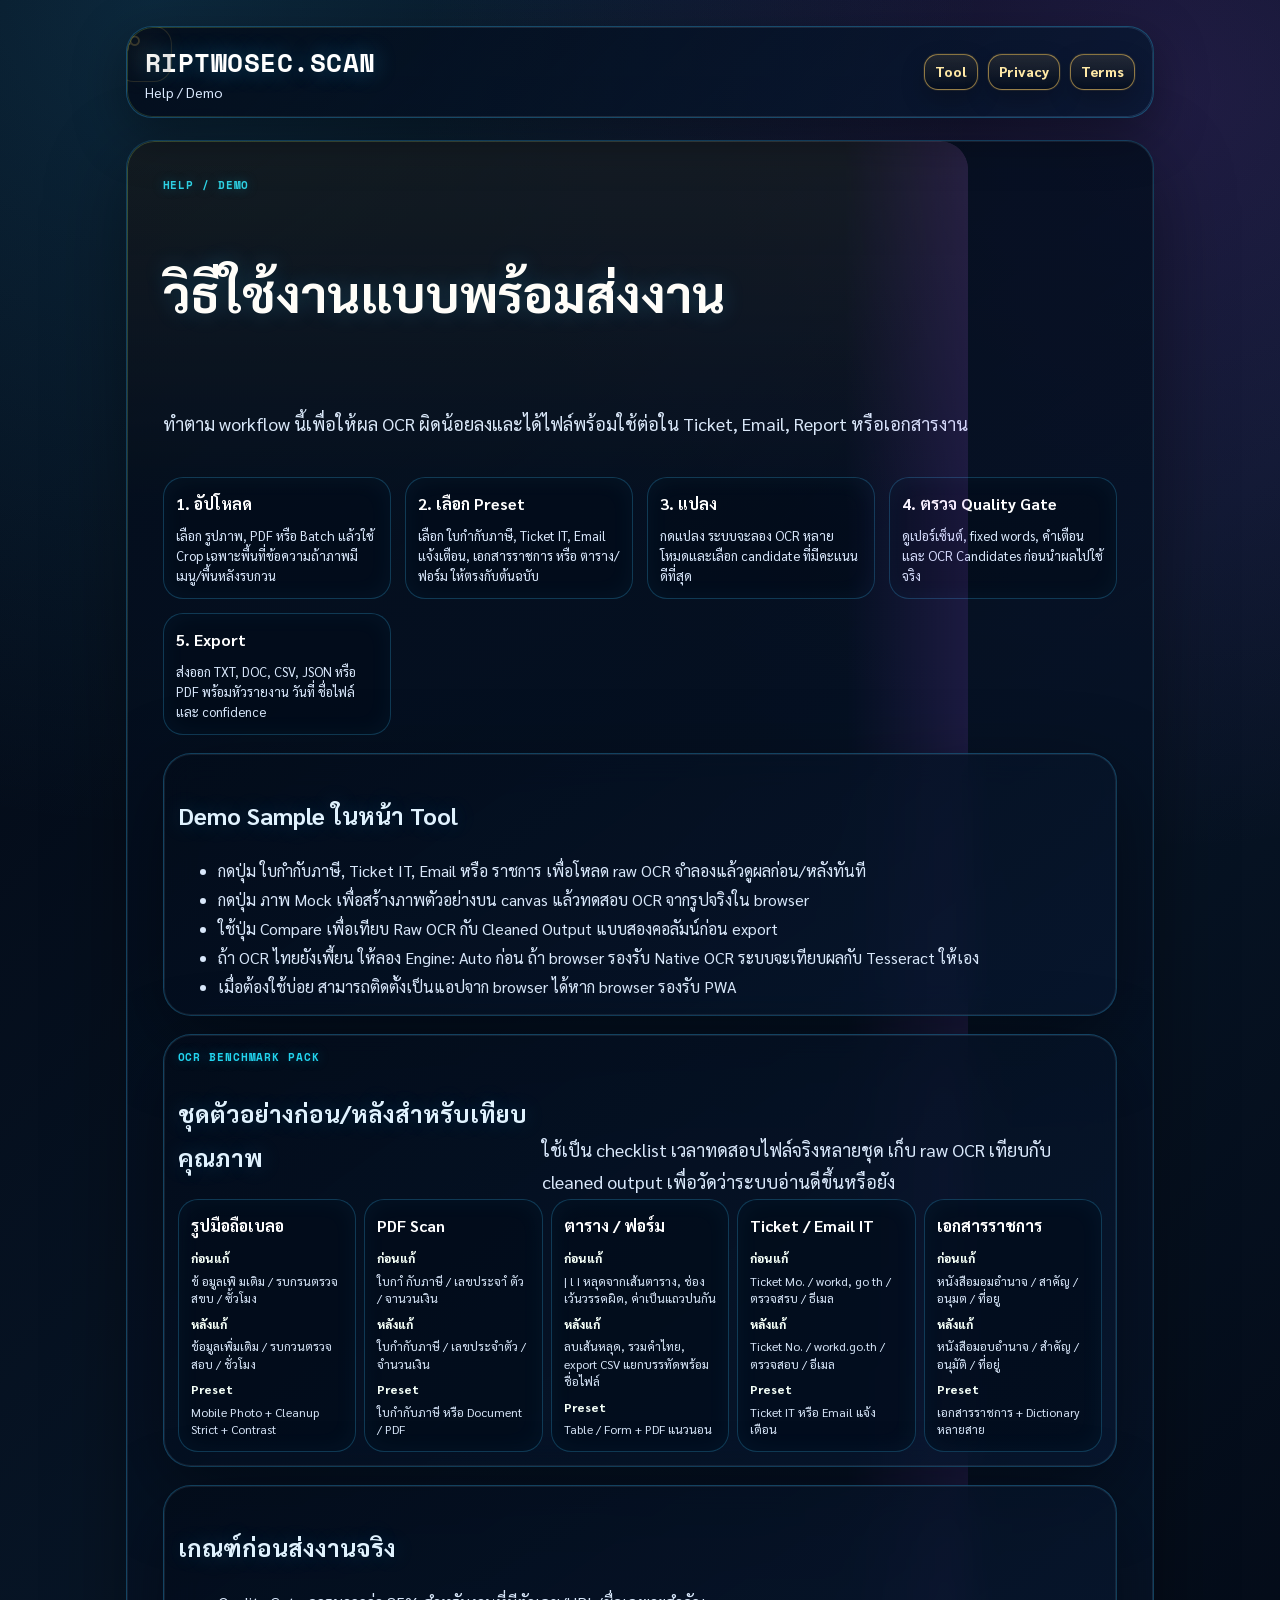
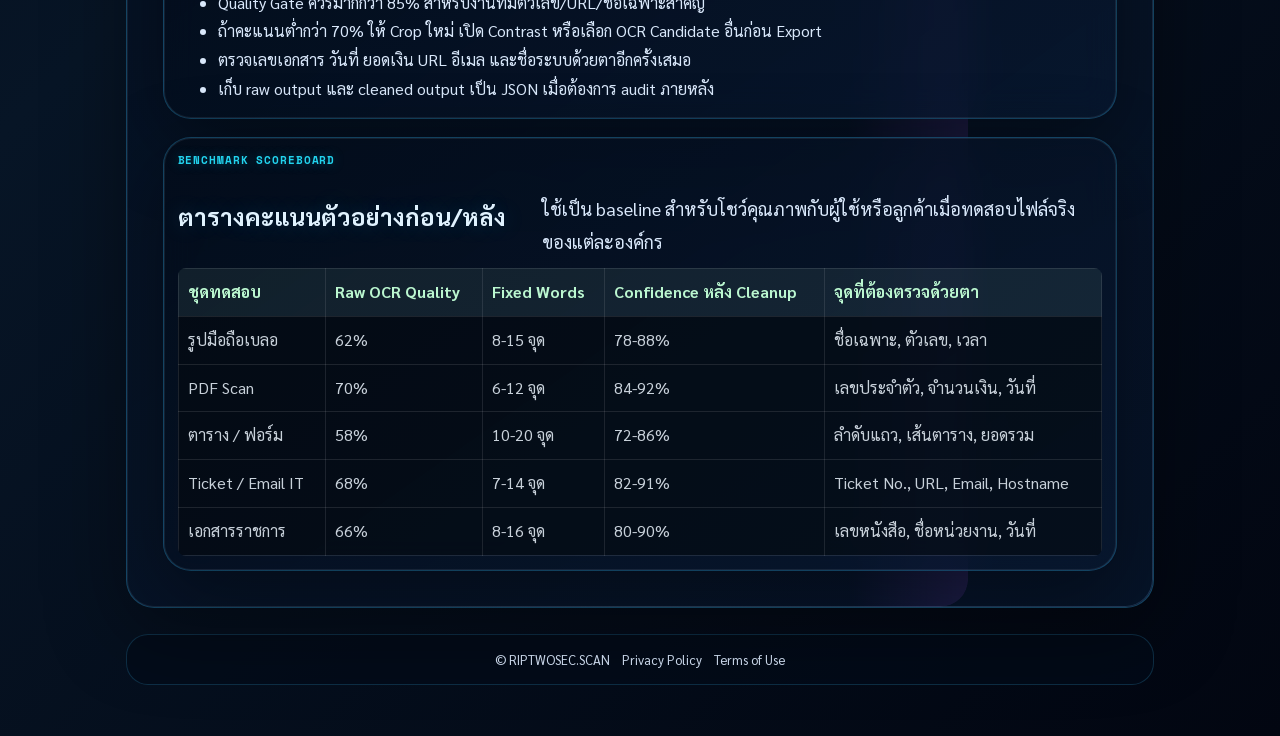
<file: help.html>
<!doctype html>
<html lang="th">
<head>
<meta charset="utf-8">
<meta name="viewport" content="width=device-width,initial-scale=1">
<title>Help / Demo | RIPTWOSEC.SCAN</title>
<meta name="description" content="คู่มือใช้งาน RIPTWOSEC.SCAN พร้อมตัวอย่าง workflow และชุดทดสอบ OCR ก่อน/หลังสำหรับงานจริง">
<link rel="preconnect" href="https://fonts.googleapis.com">
<link rel="preconnect" href="https://fonts.gstatic.com" crossorigin>
<link href="https://fonts.googleapis.com/css2?family=Sarabun:wght@400;600;700&family=Space+Mono:wght@400;700&display=swap" rel="stylesheet">
<link rel="stylesheet" href="css/style.css">
<link rel="stylesheet" href="css/background.css">
<link rel="stylesheet" href="css/pro-tool.css">
<link rel="stylesheet" href="css/cyber-ai-theme.css?v=1">
</head>
<body>
<div class="wrap legal-wrap">
  <header class="site-header">
    <a class="brand-block" href="index.html">
      <span class="brand">RIPTWOSEC.SCAN</span>
      <span class="sub">Help / Demo</span>
    </a>
    <nav class="nav-links">
      <a href="index.html#tool">Tool</a>
      <a href="privacy.html">Privacy</a>
      <a href="terms.html">Terms</a>
    </nav>
  </header>

  <main class="panel legal-page help-page">
    <div class="label">Help / Demo</div>
    <h1>วิธีใช้งานแบบพร้อมส่งงาน</h1>
    <p>ทำตาม workflow นี้เพื่อให้ผล OCR ผิดน้อยลงและได้ไฟล์พร้อมใช้ต่อใน Ticket, Email, Report หรือเอกสารงาน</p>

    <section class="help-flow">
      <article><b>1. อัปโหลด</b><span>เลือก รูปภาพ, PDF หรือ Batch แล้วใช้ Crop เฉพาะพื้นที่ข้อความถ้าภาพมีเมนู/พื้นหลังรบกวน</span></article>
      <article><b>2. เลือก Preset</b><span>เลือก ใบกำกับภาษี, Ticket IT, Email แจ้งเตือน, เอกสารราชการ หรือ ตาราง/ฟอร์ม ให้ตรงกับต้นฉบับ</span></article>
      <article><b>3. แปลง</b><span>กดแปลง ระบบจะลอง OCR หลายโหมดและเลือก candidate ที่มีคะแนนดีที่สุด</span></article>
      <article><b>4. ตรวจ Quality Gate</b><span>ดูเปอร์เซ็นต์, fixed words, คำเตือน และ OCR Candidates ก่อนนำผลไปใช้จริง</span></article>
      <article><b>5. Export</b><span>ส่งออก TXT, DOC, CSV, JSON หรือ PDF พร้อมหัวรายงาน วันที่ ชื่อไฟล์ และ confidence</span></article>
    </section>

    <section class="demo-block">
      <h2>Demo Sample ในหน้า Tool</h2>
      <ul>
        <li>กดปุ่ม ใบกำกับภาษี, Ticket IT, Email หรือ ราชการ เพื่อโหลด raw OCR จำลองแล้วดูผลก่อน/หลังทันที</li>
        <li>กดปุ่ม ภาพ Mock เพื่อสร้างภาพตัวอย่างบน canvas แล้วทดสอบ OCR จากรูปจริงใน browser</li>
        <li>ใช้ปุ่ม Compare เพื่อเทียบ Raw OCR กับ Cleaned Output แบบสองคอลัมน์ก่อน export</li>
        <li>ถ้า OCR ไทยยังเพี้ยน ให้ลอง Engine: Auto ก่อน ถ้า browser รองรับ Native OCR ระบบจะเทียบผลกับ Tesseract ให้เอง</li>
        <li>เมื่อต้องใช้บ่อย สามารถติดตั้งเป็นแอปจาก browser ได้หาก browser รองรับ PWA</li>
      </ul>
    </section>

    <section class="demo-block">
      <div class="function-guide-head">
        <div>
          <div class="label">OCR Benchmark Pack</div>
          <h2>ชุดตัวอย่างก่อน/หลังสำหรับเทียบคุณภาพ</h2>
        </div>
        <p>ใช้เป็น checklist เวลาทดสอบไฟล์จริงหลายชุด เก็บ raw OCR เทียบกับ cleaned output เพื่อวัดว่าระบบอ่านดีขึ้นหรือยัง</p>
      </div>
      <div class="benchmark-grid">
        <article class="benchmark-card">
          <b>รูปมือถือเบลอ</b>
          <dl>
            <dt>ก่อนแก้</dt><dd>ข้ อมูลเพิ มเติม / รบกรนตรวจสขบ / ซั้วโมง</dd>
            <dt>หลังแก้</dt><dd>ข้อมูลเพิ่มเติม / รบกวนตรวจสอบ / ชั่วโมง</dd>
            <dt>Preset</dt><dd>Mobile Photo + Cleanup Strict + Contrast</dd>
          </dl>
        </article>
        <article class="benchmark-card">
          <b>PDF Scan</b>
          <dl>
            <dt>ก่อนแก้</dt><dd>ใบกาํ กับภาษี / เลขประจาํ ตัว / จานวนเงิน</dd>
            <dt>หลังแก้</dt><dd>ใบกำกับภาษี / เลขประจำตัว / จำนวนเงิน</dd>
            <dt>Preset</dt><dd>ใบกำกับภาษี หรือ Document / PDF</dd>
          </dl>
        </article>
        <article class="benchmark-card">
          <b>ตาราง / ฟอร์ม</b>
          <dl>
            <dt>ก่อนแก้</dt><dd>| l I หลุดจากเส้นตาราง, ช่องเว้นวรรคผิด, ค่าเป็นแถวปนกัน</dd>
            <dt>หลังแก้</dt><dd>ลบเส้นหลุด, รวมคำไทย, export CSV แยกบรรทัดพร้อมชื่อไฟล์</dd>
            <dt>Preset</dt><dd>Table / Form + PDF แนวนอน</dd>
          </dl>
        </article>
        <article class="benchmark-card">
          <b>Ticket / Email IT</b>
          <dl>
            <dt>ก่อนแก้</dt><dd>Ticket Mo. / workd, go th / ตรวจสรบ / ธีเมล</dd>
            <dt>หลังแก้</dt><dd>Ticket No. / workd.go.th / ตรวจสอบ / อีเมล</dd>
            <dt>Preset</dt><dd>Ticket IT หรือ Email แจ้งเตือน</dd>
          </dl>
        </article>
        <article class="benchmark-card">
          <b>เอกสารราชการ</b>
          <dl>
            <dt>ก่อนแก้</dt><dd>หนังสือมอมอำนาจ / สาคัญ / อนุมต / ที่อยู</dd>
            <dt>หลังแก้</dt><dd>หนังสือมอบอำนาจ / สำคัญ / อนุมัติ / ที่อยู่</dd>
            <dt>Preset</dt><dd>เอกสารราชการ + Dictionary หลายสาย</dd>
          </dl>
        </article>
      </div>
    </section>

    <section class="demo-block">
      <h2>เกณฑ์ก่อนส่งงานจริง</h2>
      <ul>
        <li>Quality Gate ควรมากกว่า 85% สำหรับงานที่มีตัวเลข/URL/ชื่อเฉพาะสำคัญ</li>
        <li>ถ้าคะแนนต่ำกว่า 70% ให้ Crop ใหม่ เปิด Contrast หรือเลือก OCR Candidate อื่นก่อน Export</li>
        <li>ตรวจเลขเอกสาร วันที่ ยอดเงิน URL อีเมล และชื่อระบบด้วยตาอีกครั้งเสมอ</li>
        <li>เก็บ raw output และ cleaned output เป็น JSON เมื่อต้องการ audit ภายหลัง</li>
      </ul>
    </section>

    <section class="demo-block">
      <div class="function-guide-head">
        <div>
          <div class="label">Benchmark Scoreboard</div>
          <h2>ตารางคะแนนตัวอย่างก่อน/หลัง</h2>
        </div>
        <p>ใช้เป็น baseline สำหรับโชว์คุณภาพกับผู้ใช้หรือลูกค้าเมื่อทดสอบไฟล์จริงของแต่ละองค์กร</p>
      </div>
      <table class="scoreboard">
        <thead><tr><th>ชุดทดสอบ</th><th>Raw OCR Quality</th><th>Fixed Words</th><th>Confidence หลัง Cleanup</th><th>จุดที่ต้องตรวจด้วยตา</th></tr></thead>
        <tbody>
          <tr><td>รูปมือถือเบลอ</td><td>62%</td><td>8-15 จุด</td><td>78-88%</td><td>ชื่อเฉพาะ, ตัวเลข, เวลา</td></tr>
          <tr><td>PDF Scan</td><td>70%</td><td>6-12 จุด</td><td>84-92%</td><td>เลขประจำตัว, จำนวนเงิน, วันที่</td></tr>
          <tr><td>ตาราง / ฟอร์ม</td><td>58%</td><td>10-20 จุด</td><td>72-86%</td><td>ลำดับแถว, เส้นตาราง, ยอดรวม</td></tr>
          <tr><td>Ticket / Email IT</td><td>68%</td><td>7-14 จุด</td><td>82-91%</td><td>Ticket No., URL, Email, Hostname</td></tr>
          <tr><td>เอกสารราชการ</td><td>66%</td><td>8-16 จุด</td><td>80-90%</td><td>เลขหนังสือ, ชื่อหน่วยงาน, วันที่</td></tr>
        </tbody>
      </table>
    </section>
  </main>

  <footer class="footer-links"><span>© RIPTWOSEC.SCAN</span><a href="privacy.html">Privacy Policy</a><a href="terms.html">Terms of Use</a></footer>
</div>
</body>
</html>
</file>
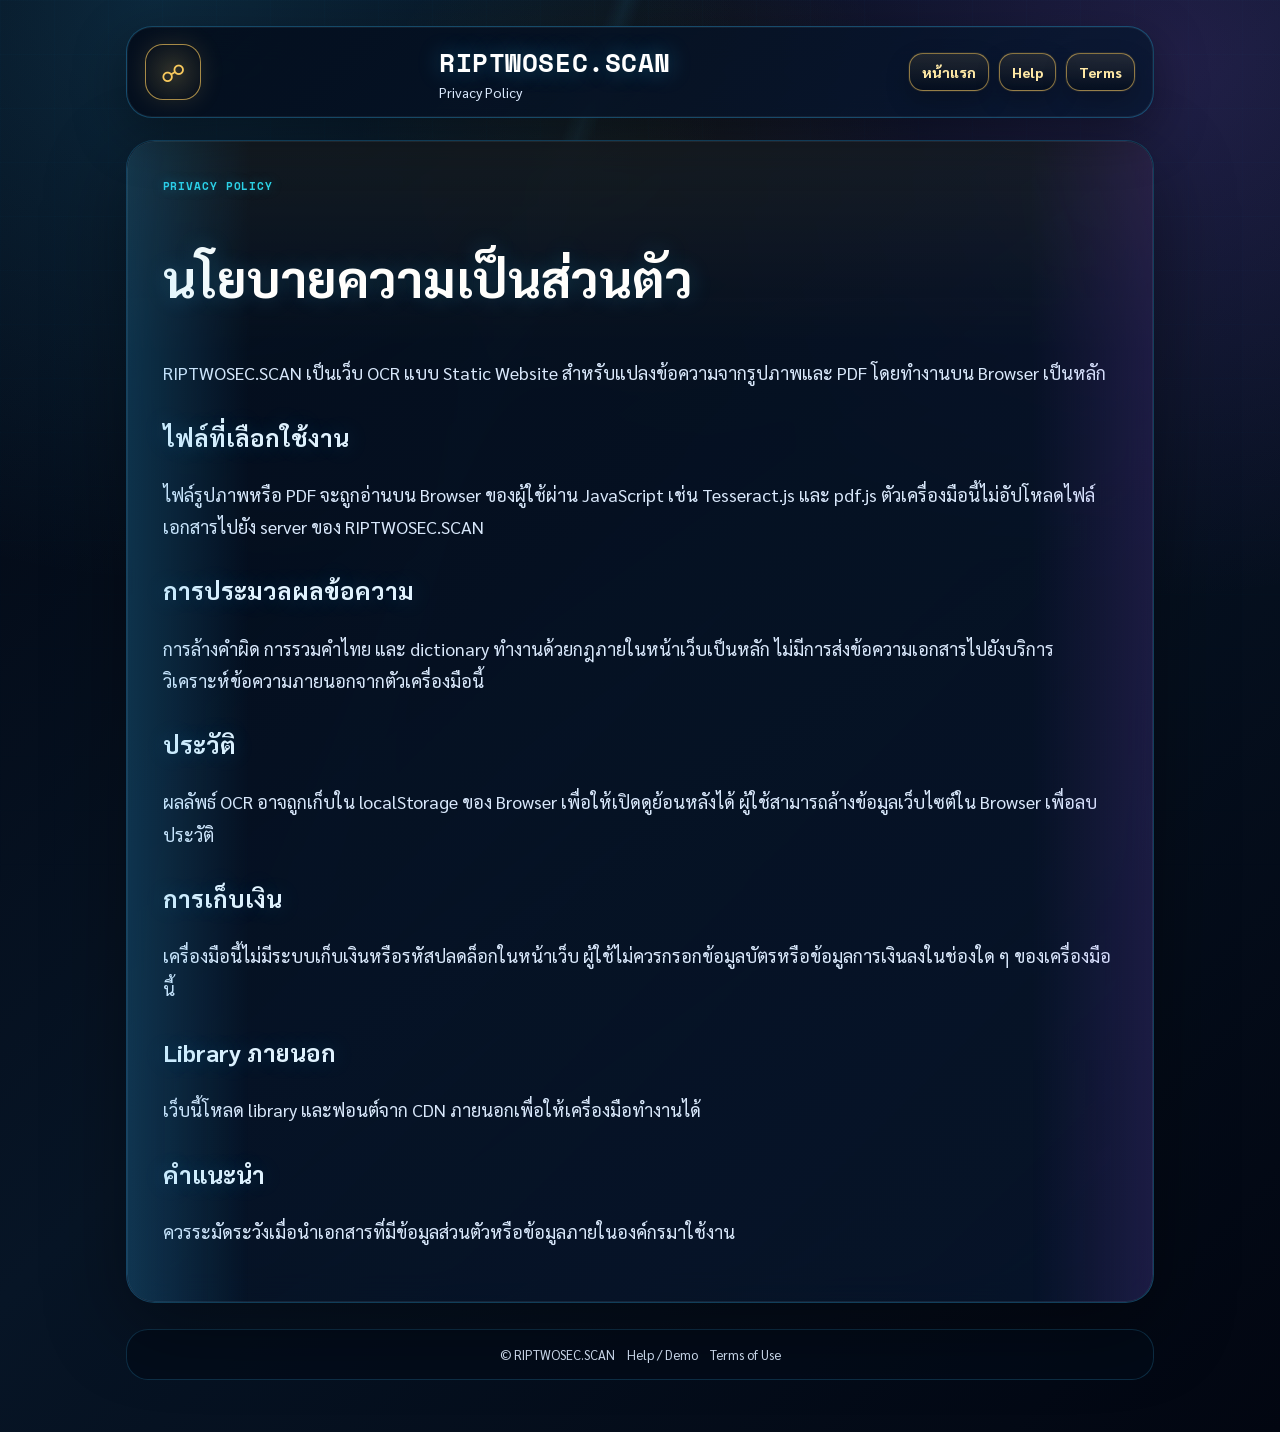
<file: privacy.html>
<!doctype html>
<html lang="th">
<head>
<meta charset="utf-8">
<meta name="viewport" content="width=device-width,initial-scale=1">
<title>Privacy Policy | RIPTWOSEC.SCAN</title>
<link rel="preconnect" href="https://fonts.googleapis.com">
<link rel="preconnect" href="https://fonts.gstatic.com" crossorigin>
<link href="https://fonts.googleapis.com/css2?family=Sarabun:wght@400;600;700&family=Space+Mono:wght@400;700&display=swap" rel="stylesheet">
<link rel="stylesheet" href="css/style.css">
<link rel="stylesheet" href="css/cyber-ai-theme.css?v=1">
</head>
<body>
<div class="wrap legal-wrap">
<header class="site-header">
  <a class="brand-block" href="index.html"><span class="brand">RIPTWOSEC.SCAN</span><span class="sub">Privacy Policy</span></a>
  <nav class="nav-links"><a href="index.html">หน้าแรก</a><a href="help.html">Help</a><a href="terms.html">Terms</a></nav>
</header>
<main class="panel legal-page">
<div class="label">Privacy Policy</div>
<h1>นโยบายความเป็นส่วนตัว</h1>
<p>RIPTWOSEC.SCAN เป็นเว็บ OCR แบบ Static Website สำหรับแปลงข้อความจากรูปภาพและ PDF โดยทำงานบน Browser เป็นหลัก</p>
<h2>ไฟล์ที่เลือกใช้งาน</h2>
<p>ไฟล์รูปภาพหรือ PDF จะถูกอ่านบน Browser ของผู้ใช้ผ่าน JavaScript เช่น Tesseract.js และ pdf.js ตัวเครื่องมือนี้ไม่อัปโหลดไฟล์เอกสารไปยัง server ของ RIPTWOSEC.SCAN</p>
<h2>การประมวลผลข้อความ</h2>
<p>การล้างคำผิด การรวมคำไทย และ dictionary ทำงานด้วยกฎภายในหน้าเว็บเป็นหลัก ไม่มีการส่งข้อความเอกสารไปยังบริการวิเคราะห์ข้อความภายนอกจากตัวเครื่องมือนี้</p>
<h2>ประวัติ</h2>
<p>ผลลัพธ์ OCR อาจถูกเก็บใน localStorage ของ Browser เพื่อให้เปิดดูย้อนหลังได้ ผู้ใช้สามารถล้างข้อมูลเว็บไซต์ใน Browser เพื่อลบประวัติ</p>
<h2>การเก็บเงิน</h2>
<p>เครื่องมือนี้ไม่มีระบบเก็บเงินหรือรหัสปลดล็อกในหน้าเว็บ ผู้ใช้ไม่ควรกรอกข้อมูลบัตรหรือข้อมูลการเงินลงในช่องใด ๆ ของเครื่องมือนี้</p>
<h2>Library ภายนอก</h2>
<p>เว็บนี้โหลด library และฟอนต์จาก CDN ภายนอกเพื่อให้เครื่องมือทำงานได้</p>
<h2>คำแนะนำ</h2>
<p>ควรระมัดระวังเมื่อนำเอกสารที่มีข้อมูลส่วนตัวหรือข้อมูลภายในองค์กรมาใช้งาน</p>
</main>
<footer class="footer-links"><span>© RIPTWOSEC.SCAN</span><a href="help.html">Help / Demo</a><a href="terms.html">Terms of Use</a></footer>
</div>
</body>
</html>
</file>
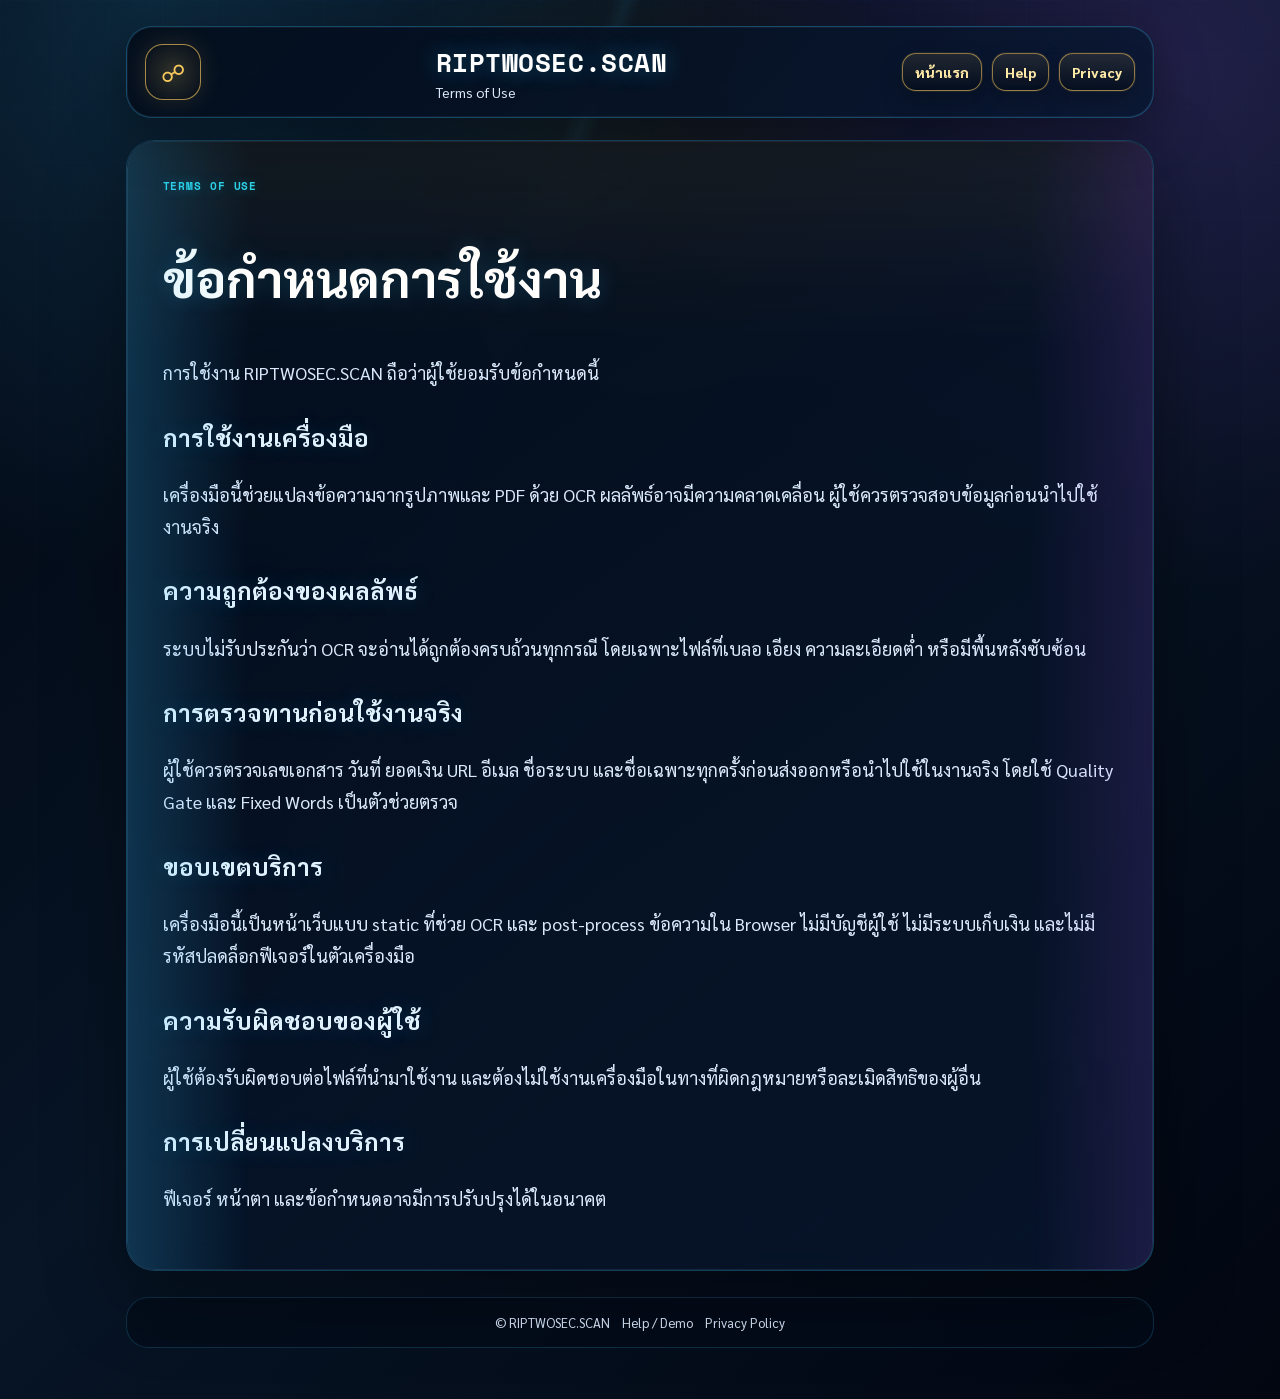
<file: terms.html>
<!doctype html>
<html lang="th">
<head>
<meta charset="utf-8">
<meta name="viewport" content="width=device-width,initial-scale=1">
<title>Terms of Use | RIPTWOSEC.SCAN</title>
<link rel="preconnect" href="https://fonts.googleapis.com">
<link rel="preconnect" href="https://fonts.gstatic.com" crossorigin>
<link href="https://fonts.googleapis.com/css2?family=Sarabun:wght@400;600;700&family=Space+Mono:wght@400;700&display=swap" rel="stylesheet">
<link rel="stylesheet" href="css/style.css">
<link rel="stylesheet" href="css/cyber-ai-theme.css?v=1">
</head>
<body>
<div class="wrap legal-wrap">
<header class="site-header">
  <a class="brand-block" href="index.html"><span class="brand">RIPTWOSEC.SCAN</span><span class="sub">Terms of Use</span></a>
  <nav class="nav-links"><a href="index.html">หน้าแรก</a><a href="help.html">Help</a><a href="privacy.html">Privacy</a></nav>
</header>
<main class="panel legal-page">
<div class="label">Terms of Use</div>
<h1>ข้อกำหนดการใช้งาน</h1>
<p>การใช้งาน RIPTWOSEC.SCAN ถือว่าผู้ใช้ยอมรับข้อกำหนดนี้</p>
<h2>การใช้งานเครื่องมือ</h2>
<p>เครื่องมือนี้ช่วยแปลงข้อความจากรูปภาพและ PDF ด้วย OCR ผลลัพธ์อาจมีความคลาดเคลื่อน ผู้ใช้ควรตรวจสอบข้อมูลก่อนนำไปใช้งานจริง</p>
<h2>ความถูกต้องของผลลัพธ์</h2>
<p>ระบบไม่รับประกันว่า OCR จะอ่านได้ถูกต้องครบถ้วนทุกกรณี โดยเฉพาะไฟล์ที่เบลอ เอียง ความละเอียดต่ำ หรือมีพื้นหลังซับซ้อน</p>
<h2>การตรวจทานก่อนใช้งานจริง</h2>
<p>ผู้ใช้ควรตรวจเลขเอกสาร วันที่ ยอดเงิน URL อีเมล ชื่อระบบ และชื่อเฉพาะทุกครั้งก่อนส่งออกหรือนำไปใช้ในงานจริง โดยใช้ Quality Gate และ Fixed Words เป็นตัวช่วยตรวจ</p>
<h2>ขอบเขตบริการ</h2>
<p>เครื่องมือนี้เป็นหน้าเว็บแบบ static ที่ช่วย OCR และ post-process ข้อความใน Browser ไม่มีบัญชีผู้ใช้ ไม่มีระบบเก็บเงิน และไม่มีรหัสปลดล็อกฟีเจอร์ในตัวเครื่องมือ</p>
<h2>ความรับผิดชอบของผู้ใช้</h2>
<p>ผู้ใช้ต้องรับผิดชอบต่อไฟล์ที่นำมาใช้งาน และต้องไม่ใช้งานเครื่องมือในทางที่ผิดกฎหมายหรือละเมิดสิทธิของผู้อื่น</p>
<h2>การเปลี่ยนแปลงบริการ</h2>
<p>ฟีเจอร์ หน้าตา และข้อกำหนดอาจมีการปรับปรุงได้ในอนาคต</p>
</main>
<footer class="footer-links"><span>© RIPTWOSEC.SCAN</span><a href="help.html">Help / Demo</a><a href="privacy.html">Privacy Policy</a></footer>
</div>
</body>
</html>
</file>
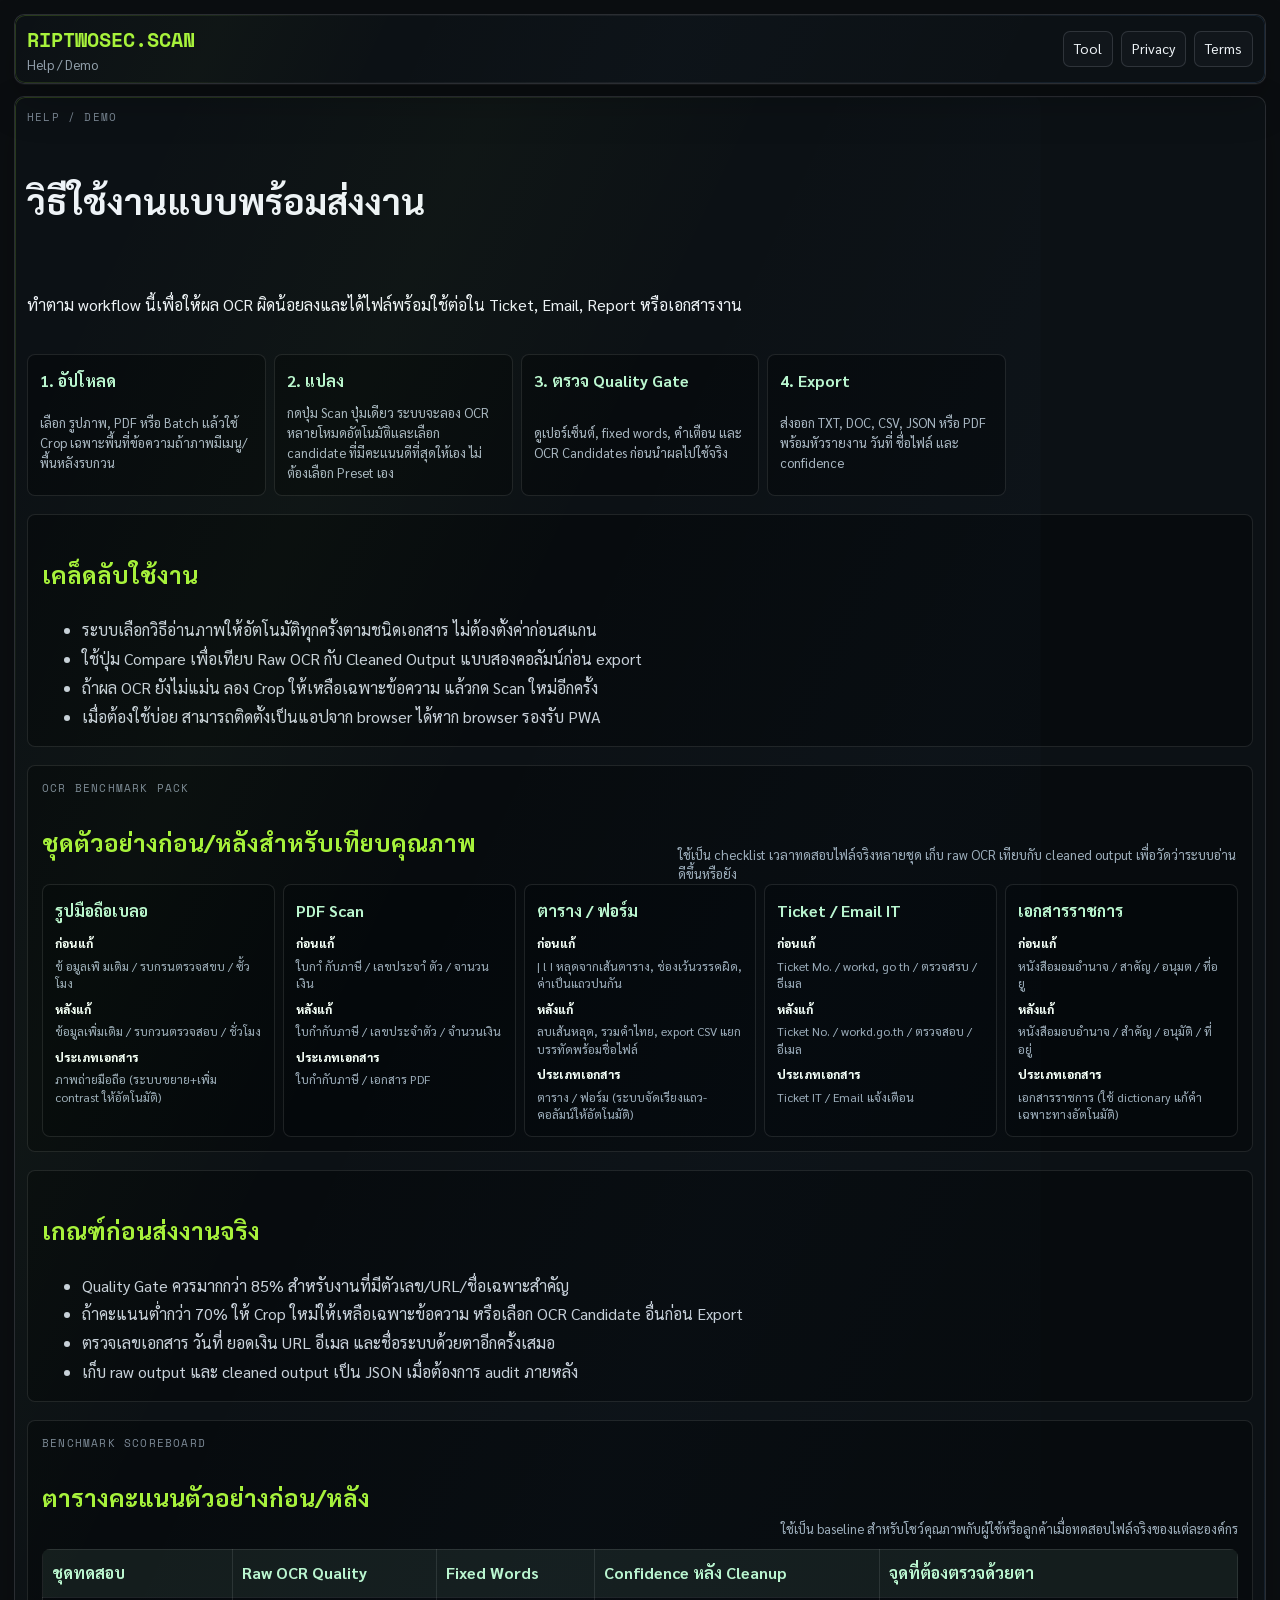
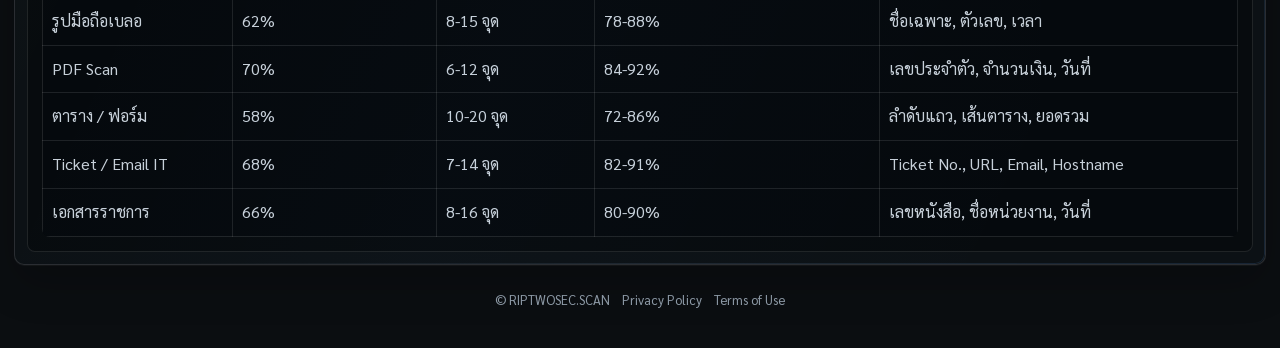
<file: SCAN-updated/scan-repo/help.html>
<!doctype html>
<html lang="th">
<head>
<meta charset="utf-8">
<meta name="viewport" content="width=device-width,initial-scale=1">
<title>Help / Demo | RIPTWOSEC.SCAN</title>
<meta name="description" content="คู่มือใช้งาน RIPTWOSEC.SCAN พร้อมตัวอย่าง workflow และชุดทดสอบ OCR ก่อน/หลังสำหรับงานจริง">
<link rel="preconnect" href="https://fonts.googleapis.com">
<link rel="preconnect" href="https://fonts.gstatic.com" crossorigin>
<link href="https://fonts.googleapis.com/css2?family=Sarabun:wght@400;600;700&family=Space+Mono:wght@400;700&display=swap" rel="stylesheet">
<link rel="stylesheet" href="css/style.css">
<link rel="stylesheet" href="css/background.css">
<link rel="stylesheet" href="css/pro-tool.css">
</head>
<body>
<div class="wrap legal-wrap">
  <header class="site-header">
    <a class="brand-block" href="index.html">
      <span class="brand">RIPTWOSEC.SCAN</span>
      <span class="sub">Help / Demo</span>
    </a>
    <nav class="nav-links">
      <a href="index.html#tool">Tool</a>
      <a href="privacy.html">Privacy</a>
      <a href="terms.html">Terms</a>
    </nav>
  </header>

  <main class="panel legal-page help-page">
    <div class="label">Help / Demo</div>
    <h1>วิธีใช้งานแบบพร้อมส่งงาน</h1>
    <p>ทำตาม workflow นี้เพื่อให้ผล OCR ผิดน้อยลงและได้ไฟล์พร้อมใช้ต่อใน Ticket, Email, Report หรือเอกสารงาน</p>

    <section class="help-flow">
      <article><b>1. อัปโหลด</b><span>เลือก รูปภาพ, PDF หรือ Batch แล้วใช้ Crop เฉพาะพื้นที่ข้อความถ้าภาพมีเมนู/พื้นหลังรบกวน</span></article>
      <article><b>2. แปลง</b><span>กดปุ่ม Scan ปุ่มเดียว ระบบจะลอง OCR หลายโหมดอัตโนมัติและเลือก candidate ที่มีคะแนนดีที่สุดให้เอง ไม่ต้องเลือก Preset เอง</span></article>
      <article><b>3. ตรวจ Quality Gate</b><span>ดูเปอร์เซ็นต์, fixed words, คำเตือน และ OCR Candidates ก่อนนำผลไปใช้จริง</span></article>
      <article><b>4. Export</b><span>ส่งออก TXT, DOC, CSV, JSON หรือ PDF พร้อมหัวรายงาน วันที่ ชื่อไฟล์ และ confidence</span></article>
    </section>

    <section class="demo-block">
      <h2>เคล็ดลับใช้งาน</h2>
      <ul>
        <li>ระบบเลือกวิธีอ่านภาพให้อัตโนมัติทุกครั้งตามชนิดเอกสาร ไม่ต้องตั้งค่าก่อนสแกน</li>
        <li>ใช้ปุ่ม Compare เพื่อเทียบ Raw OCR กับ Cleaned Output แบบสองคอลัมน์ก่อน export</li>
        <li>ถ้าผล OCR ยังไม่แม่น ลอง Crop ให้เหลือเฉพาะข้อความ แล้วกด Scan ใหม่อีกครั้ง</li>
        <li>เมื่อต้องใช้บ่อย สามารถติดตั้งเป็นแอปจาก browser ได้หาก browser รองรับ PWA</li>
      </ul>
    </section>

    <section class="demo-block">
      <div class="function-guide-head">
        <div>
          <div class="label">OCR Benchmark Pack</div>
          <h2>ชุดตัวอย่างก่อน/หลังสำหรับเทียบคุณภาพ</h2>
        </div>
        <p>ใช้เป็น checklist เวลาทดสอบไฟล์จริงหลายชุด เก็บ raw OCR เทียบกับ cleaned output เพื่อวัดว่าระบบอ่านดีขึ้นหรือยัง</p>
      </div>
      <div class="benchmark-grid">
        <article class="benchmark-card">
          <b>รูปมือถือเบลอ</b>
          <dl>
            <dt>ก่อนแก้</dt><dd>ข้ อมูลเพิ มเติม / รบกรนตรวจสขบ / ซั้วโมง</dd>
            <dt>หลังแก้</dt><dd>ข้อมูลเพิ่มเติม / รบกวนตรวจสอบ / ชั่วโมง</dd>
            <dt>ประเภทเอกสาร</dt><dd>ภาพถ่ายมือถือ (ระบบขยาย+เพิ่ม contrast ให้อัตโนมัติ)</dd>
          </dl>
        </article>
        <article class="benchmark-card">
          <b>PDF Scan</b>
          <dl>
            <dt>ก่อนแก้</dt><dd>ใบกาํ กับภาษี / เลขประจาํ ตัว / จานวนเงิน</dd>
            <dt>หลังแก้</dt><dd>ใบกำกับภาษี / เลขประจำตัว / จำนวนเงิน</dd>
            <dt>ประเภทเอกสาร</dt><dd>ใบกำกับภาษี / เอกสาร PDF</dd>
          </dl>
        </article>
        <article class="benchmark-card">
          <b>ตาราง / ฟอร์ม</b>
          <dl>
            <dt>ก่อนแก้</dt><dd>| l I หลุดจากเส้นตาราง, ช่องเว้นวรรคผิด, ค่าเป็นแถวปนกัน</dd>
            <dt>หลังแก้</dt><dd>ลบเส้นหลุด, รวมคำไทย, export CSV แยกบรรทัดพร้อมชื่อไฟล์</dd>
            <dt>ประเภทเอกสาร</dt><dd>ตาราง / ฟอร์ม (ระบบจัดเรียงแถว-คอลัมน์ให้อัตโนมัติ)</dd>
          </dl>
        </article>
        <article class="benchmark-card">
          <b>Ticket / Email IT</b>
          <dl>
            <dt>ก่อนแก้</dt><dd>Ticket Mo. / workd, go th / ตรวจสรบ / ธีเมล</dd>
            <dt>หลังแก้</dt><dd>Ticket No. / workd.go.th / ตรวจสอบ / อีเมล</dd>
            <dt>ประเภทเอกสาร</dt><dd>Ticket IT / Email แจ้งเตือน</dd>
          </dl>
        </article>
        <article class="benchmark-card">
          <b>เอกสารราชการ</b>
          <dl>
            <dt>ก่อนแก้</dt><dd>หนังสือมอมอำนาจ / สาคัญ / อนุมต / ที่อยู</dd>
            <dt>หลังแก้</dt><dd>หนังสือมอบอำนาจ / สำคัญ / อนุมัติ / ที่อยู่</dd>
            <dt>ประเภทเอกสาร</dt><dd>เอกสารราชการ (ใช้ dictionary แก้คำเฉพาะทางอัตโนมัติ)</dd>
          </dl>
        </article>
      </div>
    </section>

    <section class="demo-block">
      <h2>เกณฑ์ก่อนส่งงานจริง</h2>
      <ul>
        <li>Quality Gate ควรมากกว่า 85% สำหรับงานที่มีตัวเลข/URL/ชื่อเฉพาะสำคัญ</li>
        <li>ถ้าคะแนนต่ำกว่า 70% ให้ Crop ใหม่ให้เหลือเฉพาะข้อความ หรือเลือก OCR Candidate อื่นก่อน Export</li>
        <li>ตรวจเลขเอกสาร วันที่ ยอดเงิน URL อีเมล และชื่อระบบด้วยตาอีกครั้งเสมอ</li>
        <li>เก็บ raw output และ cleaned output เป็น JSON เมื่อต้องการ audit ภายหลัง</li>
      </ul>
    </section>

    <section class="demo-block">
      <div class="function-guide-head">
        <div>
          <div class="label">Benchmark Scoreboard</div>
          <h2>ตารางคะแนนตัวอย่างก่อน/หลัง</h2>
        </div>
        <p>ใช้เป็น baseline สำหรับโชว์คุณภาพกับผู้ใช้หรือลูกค้าเมื่อทดสอบไฟล์จริงของแต่ละองค์กร</p>
      </div>
      <table class="scoreboard">
        <thead><tr><th>ชุดทดสอบ</th><th>Raw OCR Quality</th><th>Fixed Words</th><th>Confidence หลัง Cleanup</th><th>จุดที่ต้องตรวจด้วยตา</th></tr></thead>
        <tbody>
          <tr><td>รูปมือถือเบลอ</td><td>62%</td><td>8-15 จุด</td><td>78-88%</td><td>ชื่อเฉพาะ, ตัวเลข, เวลา</td></tr>
          <tr><td>PDF Scan</td><td>70%</td><td>6-12 จุด</td><td>84-92%</td><td>เลขประจำตัว, จำนวนเงิน, วันที่</td></tr>
          <tr><td>ตาราง / ฟอร์ม</td><td>58%</td><td>10-20 จุด</td><td>72-86%</td><td>ลำดับแถว, เส้นตาราง, ยอดรวม</td></tr>
          <tr><td>Ticket / Email IT</td><td>68%</td><td>7-14 จุด</td><td>82-91%</td><td>Ticket No., URL, Email, Hostname</td></tr>
          <tr><td>เอกสารราชการ</td><td>66%</td><td>8-16 จุด</td><td>80-90%</td><td>เลขหนังสือ, ชื่อหน่วยงาน, วันที่</td></tr>
        </tbody>
      </table>
    </section>
  </main>

  <footer class="footer-links"><span>© RIPTWOSEC.SCAN</span><a href="privacy.html">Privacy Policy</a><a href="terms.html">Terms of Use</a></footer>
</div>
</body>
</html>
</file>
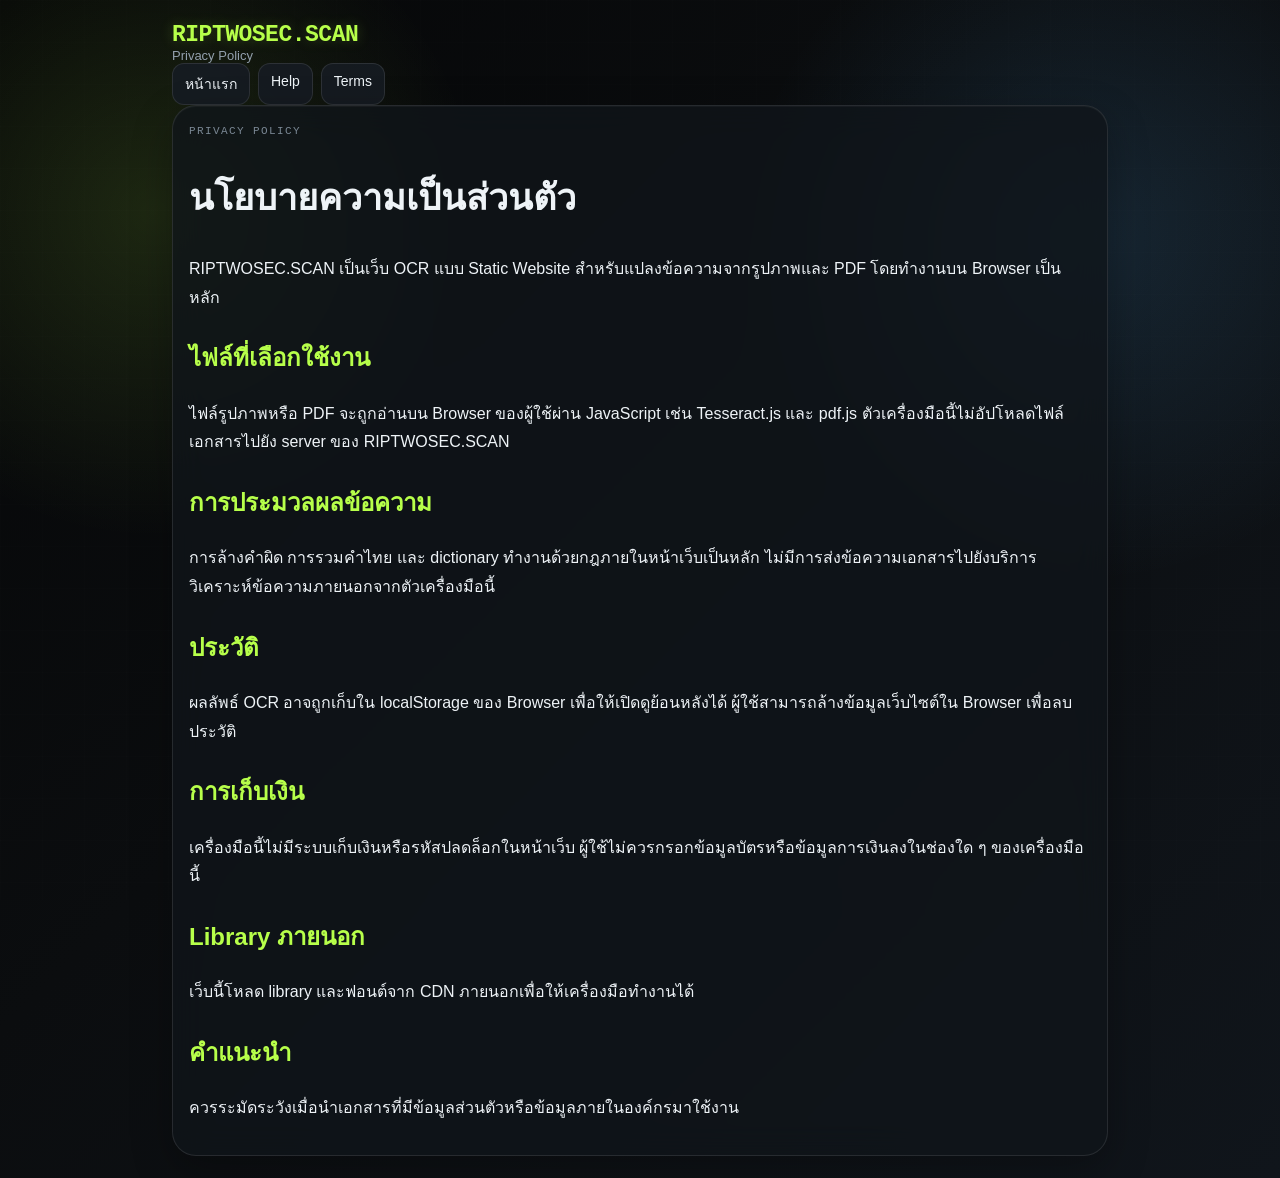
<file: SCAN-updated/scan-repo/privacy.html>
<!doctype html>
<html lang="th">
<head>
<meta charset="utf-8">
<meta name="viewport" content="width=device-width,initial-scale=1">
<title>Privacy Policy | RIPTWOSEC.SCAN</title>
<link rel="stylesheet" href="css/style.css">
</head>
<body>
<div class="wrap legal-wrap">
<header class="head"><div><div class="brand">RIPTWOSEC.SCAN</div><div class="sub">Privacy Policy</div></div><nav class="top-actions"><a class="btn" href="index.html">หน้าแรก</a><a class="btn" href="help.html">Help</a><a class="btn" href="terms.html">Terms</a></nav></header>
<main class="panel legal-page">
<div class="label">Privacy Policy</div>
<h1>นโยบายความเป็นส่วนตัว</h1>
<p>RIPTWOSEC.SCAN เป็นเว็บ OCR แบบ Static Website สำหรับแปลงข้อความจากรูปภาพและ PDF โดยทำงานบน Browser เป็นหลัก</p>
<h2>ไฟล์ที่เลือกใช้งาน</h2>
<p>ไฟล์รูปภาพหรือ PDF จะถูกอ่านบน Browser ของผู้ใช้ผ่าน JavaScript เช่น Tesseract.js และ pdf.js ตัวเครื่องมือนี้ไม่อัปโหลดไฟล์เอกสารไปยัง server ของ RIPTWOSEC.SCAN</p>
<h2>การประมวลผลข้อความ</h2>
<p>การล้างคำผิด การรวมคำไทย และ dictionary ทำงานด้วยกฎภายในหน้าเว็บเป็นหลัก ไม่มีการส่งข้อความเอกสารไปยังบริการวิเคราะห์ข้อความภายนอกจากตัวเครื่องมือนี้</p>
<h2>ประวัติ</h2>
<p>ผลลัพธ์ OCR อาจถูกเก็บใน localStorage ของ Browser เพื่อให้เปิดดูย้อนหลังได้ ผู้ใช้สามารถล้างข้อมูลเว็บไซต์ใน Browser เพื่อลบประวัติ</p>
<h2>การเก็บเงิน</h2>
<p>เครื่องมือนี้ไม่มีระบบเก็บเงินหรือรหัสปลดล็อกในหน้าเว็บ ผู้ใช้ไม่ควรกรอกข้อมูลบัตรหรือข้อมูลการเงินลงในช่องใด ๆ ของเครื่องมือนี้</p>
<h2>Library ภายนอก</h2>
<p>เว็บนี้โหลด library และฟอนต์จาก CDN ภายนอกเพื่อให้เครื่องมือทำงานได้</p>
<h2>คำแนะนำ</h2>
<p>ควรระมัดระวังเมื่อนำเอกสารที่มีข้อมูลส่วนตัวหรือข้อมูลภายในองค์กรมาใช้งาน</p>
</main>
</div>
</body>
</html>
</file>
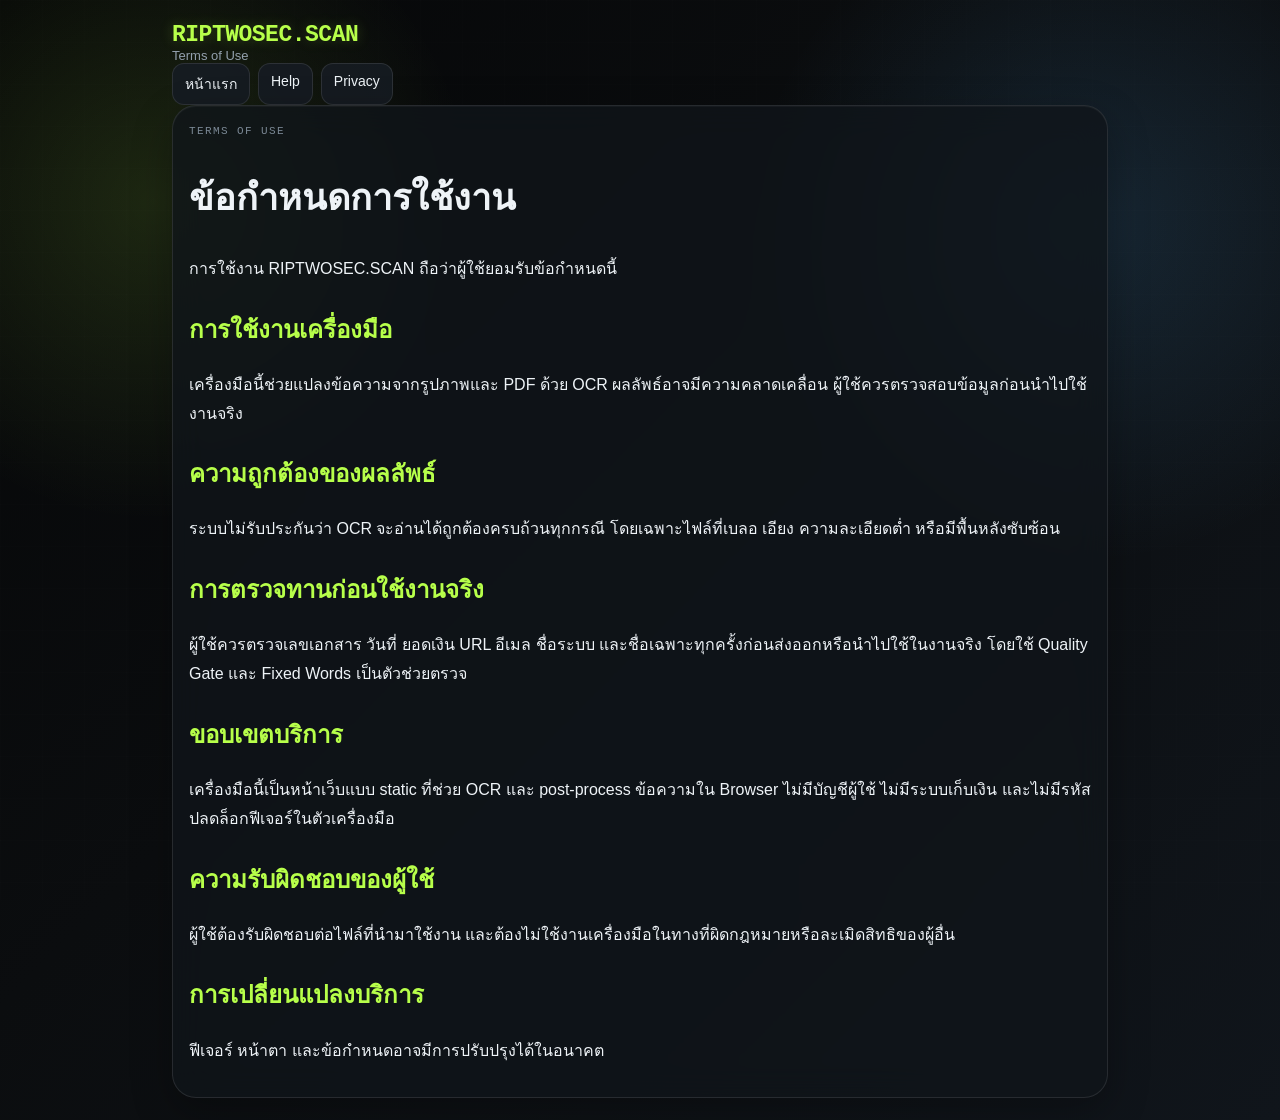
<file: SCAN-updated/scan-repo/terms.html>
<!doctype html>
<html lang="th">
<head>
<meta charset="utf-8">
<meta name="viewport" content="width=device-width,initial-scale=1">
<title>Terms of Use | RIPTWOSEC.SCAN</title>
<link rel="stylesheet" href="css/style.css">
</head>
<body>
<div class="wrap legal-wrap">
<header class="head"><div><div class="brand">RIPTWOSEC.SCAN</div><div class="sub">Terms of Use</div></div><nav class="top-actions"><a class="btn" href="index.html">หน้าแรก</a><a class="btn" href="help.html">Help</a><a class="btn" href="privacy.html">Privacy</a></nav></header>
<main class="panel legal-page">
<div class="label">Terms of Use</div>
<h1>ข้อกำหนดการใช้งาน</h1>
<p>การใช้งาน RIPTWOSEC.SCAN ถือว่าผู้ใช้ยอมรับข้อกำหนดนี้</p>
<h2>การใช้งานเครื่องมือ</h2>
<p>เครื่องมือนี้ช่วยแปลงข้อความจากรูปภาพและ PDF ด้วย OCR ผลลัพธ์อาจมีความคลาดเคลื่อน ผู้ใช้ควรตรวจสอบข้อมูลก่อนนำไปใช้งานจริง</p>
<h2>ความถูกต้องของผลลัพธ์</h2>
<p>ระบบไม่รับประกันว่า OCR จะอ่านได้ถูกต้องครบถ้วนทุกกรณี โดยเฉพาะไฟล์ที่เบลอ เอียง ความละเอียดต่ำ หรือมีพื้นหลังซับซ้อน</p>
<h2>การตรวจทานก่อนใช้งานจริง</h2>
<p>ผู้ใช้ควรตรวจเลขเอกสาร วันที่ ยอดเงิน URL อีเมล ชื่อระบบ และชื่อเฉพาะทุกครั้งก่อนส่งออกหรือนำไปใช้ในงานจริง โดยใช้ Quality Gate และ Fixed Words เป็นตัวช่วยตรวจ</p>
<h2>ขอบเขตบริการ</h2>
<p>เครื่องมือนี้เป็นหน้าเว็บแบบ static ที่ช่วย OCR และ post-process ข้อความใน Browser ไม่มีบัญชีผู้ใช้ ไม่มีระบบเก็บเงิน และไม่มีรหัสปลดล็อกฟีเจอร์ในตัวเครื่องมือ</p>
<h2>ความรับผิดชอบของผู้ใช้</h2>
<p>ผู้ใช้ต้องรับผิดชอบต่อไฟล์ที่นำมาใช้งาน และต้องไม่ใช้งานเครื่องมือในทางที่ผิดกฎหมายหรือละเมิดสิทธิของผู้อื่น</p>
<h2>การเปลี่ยนแปลงบริการ</h2>
<p>ฟีเจอร์ หน้าตา และข้อกำหนดอาจมีการปรับปรุงได้ในอนาคต</p>
</main>
</div>
</body>
</html>
</file>
<file: css/style.css>
:root{
  --bg:#080a0c;--card:rgba(16,21,26,.78);--card2:rgba(22,28,34,.92);--line:rgba(255,255,255,.10);--text:#eef3f7;--muted:#93a0ad;--accent:#b7ff4a;--blue:#58b7ff;--red:#ff6b6b;--ok:#6ee7a8;--warn:#ffd166;--radius:18px;
}
*{box-sizing:border-box}
html{scroll-behavior:smooth}
body{margin:0;position:relative;min-height:100vh;overflow-x:hidden;background:radial-gradient(circle at 12% 18%,rgba(183,255,74,.13) 0,transparent 22%),radial-gradient(circle at 85% 20%,rgba(88,183,255,.14) 0,transparent 24%),linear-gradient(135deg,#050607 0%,#0b0d0f 42%,#10151b 100%);color:var(--text);font-family:Sarabun,sans-serif}
body:before{content:"";position:fixed;inset:0;pointer-events:none;background-image:linear-gradient(rgba(255,255,255,.022) 1px,transparent 1px),linear-gradient(90deg,rgba(255,255,255,.022) 1px,transparent 1px);background-size:42px 42px;opacity:.4;z-index:0}
a{color:inherit;text-decoration:none}.wrap{position:relative;z-index:1;max-width:1360px;margin:auto;padding:22px}.site-header{position:sticky;top:14px;z-index:10;display:flex;align-items:center;justify-content:space-between;gap:18px;padding:14px 16px;margin-bottom:22px;border:1px solid var(--line);border-radius:var(--radius);background:rgba(12,16,20,.82);backdrop-filter:blur(18px);box-shadow:0 12px 34px rgba(0,0,0,.28)}.brand-block{display:flex;flex-direction:column;gap:2px}.brand{font-family:'Space Mono',monospace;font-size:23px;font-weight:700;color:var(--accent);letter-spacing:-.5px;text-shadow:0 0 14px rgba(183,255,74,.22)}.sub,.hint{color:var(--muted);font-size:13px}.nav-links,.top-actions,.hero-actions,.row,.search-row{display:flex;gap:8px;flex-wrap:wrap}.nav-links a,.btn,.tab,select,input{border:1px solid var(--line);background:var(--card2);color:var(--text);border-radius:12px;padding:9px 12px;font-family:Sarabun,sans-serif;font-size:14px;transition:.18s ease}.nav-links a:hover,.btn:hover,.tab:hover,select:hover,input:hover{border-color:rgba(183,255,74,.45);box-shadow:0 0 0 1px rgba(183,255,74,.10)}.btn,.tab{cursor:pointer}.btn.primary{background:linear-gradient(135deg,#b7ff4a,#82ff8b);border-color:rgba(183,255,74,.55);color:#10140f;font-weight:700;box-shadow:0 10px 24px rgba(183,255,74,.10)}.btn.danger:hover{border-color:var(--red);color:var(--red)}.small{flex:0 0 auto}.clean-section{margin-bottom:18px}.hero{display:grid;grid-template-columns:minmax(0,1.15fr) minmax(320px,.85fr);gap:18px;align-items:stretch}.hero-copy,.clean-card,.privacy-note,.tool-shell,.panel{border:1px solid var(--line);background:var(--card);backdrop-filter:blur(16px);border-radius:24px;box-shadow:0 14px 40px rgba(0,0,0,.28),inset 0 1px 0 rgba(255,255,255,.035)}.hero-copy{padding:34px;min-width:0}.eyebrow,.label,.mini-label{font-family:'Space Mono',monospace;color:#7b8895;font-size:11px;text-transform:uppercase;letter-spacing:1.4px}.hero h1{font-size:clamp(30px,4.25vw,52px);line-height:1.22;margin:12px 0 16px;letter-spacing:-.8px;max-width:920px;word-break:normal;overflow-wrap:break-word;text-wrap:balance}.hero-lead{font-size:18px;color:#c8d1da;line-height:1.75;max-width:760px;margin:0 0 20px}.hero-card{padding:22px}.workflow-list{margin:14px 0 0;padding-left:22px;color:#dce6ef;line-height:2}.feature-section{padding:4px 0}.section-head{display:flex;align-items:end;justify-content:space-between;gap:16px;margin:20px 4px 12px}.section-head h2,.privacy-note h2,.tool-title-row h2{margin:4px 0 0;font-size:26px}.feature-grid{display:grid;grid-template-columns:repeat(3,1fr);gap:12px}.feature-grid article{border:1px solid var(--line);background:rgba(16,21,26,.62);border-radius:18px;padding:16px}.feature-grid b{display:block;margin-bottom:6px;color:var(--accent)}.feature-grid p{margin:0;color:var(--muted);line-height:1.65}.privacy-note{display:flex;justify-content:space-between;align-items:center;gap:20px;padding:20px}.privacy-note p{margin:6px 0 0;color:var(--muted)}.tool-shell{padding:18px;margin-top:22px}.tool-title-row{display:flex;justify-content:space-between;align-items:center;gap:14px;margin-bottom:14px}.tool-actions{justify-content:flex-end}.tabs{display:flex;gap:8px;margin:0 0 14px}.tab.active{border-color:var(--accent);color:var(--accent);background:rgba(183,255,74,.08)}.tool-grid{display:grid;grid-template-columns:430px minmax(0,1fr);gap:14px}.panel{padding:16px}.step-title{display:flex;align-items:center;gap:10px;margin-bottom:12px}.step-title span{display:inline-grid;place-items:center;width:30px;height:30px;border-radius:10px;background:rgba(183,255,74,.10);border:1px solid rgba(183,255,74,.22);color:var(--accent);font-family:'Space Mono',monospace;font-size:12px}.step-title b{font-size:16px}.drop{position:relative;min-height:158px;border:1.5px dashed rgba(151,166,180,.48);border-radius:18px;display:flex;align-items:center;justify-content:center;text-align:center;flex-direction:column;gap:8px;cursor:pointer;background:rgba(255,255,255,.018)}.drop input{position:absolute;inset:0;opacity:0;cursor:pointer}.drop:hover,.drop.drag{border-color:var(--accent);background:rgba(183,255,74,.055)}.drop-icon{font-size:34px}.file-info{display:flex;align-items:center;justify-content:space-between;gap:8px;border:1px solid var(--line);border-radius:14px;background:rgba(10,14,18,.72);padding:8px 10px;margin-top:10px;color:var(--muted);font-size:13px}.file-info span{overflow:hidden;text-overflow:ellipsis;white-space:nowrap}.preview-grid{display:grid;grid-template-columns:1fr 1fr;gap:10px;margin-top:10px}.preview-canvas{width:100%;max-height:300px;border-radius:14px;border:1px solid var(--line);background:rgba(8,12,16,.72);display:none}.preview-canvas.wide{max-height:380px}.row{margin-top:10px}.row>*{flex:1}.compact-row{gap:8px}.checks{display:grid;grid-template-columns:1fr 1fr;gap:8px;margin-top:10px}.checks.one-col{grid-template-columns:1fr}.checks label,.inline-check{border:1px solid var(--line);border-radius:12px;background:rgba(255,255,255,.02);color:var(--muted);font-size:13px;padding:9px}.dictionary-box,.history-box,.fix-box{border:1px solid var(--line);border-radius:14px;background:rgba(10,14,18,.58);padding:10px;margin-top:12px}.dictionary-box summary,.history-box summary,.fix-box summary{cursor:pointer;color:#cbd6df;font-weight:600}.rules{display:flex;gap:6px;flex-wrap:wrap;margin-top:8px}.rule-chip{border:1px solid var(--line);border-radius:999px;padding:5px 9px;font-size:12px;color:var(--muted);background:#11161a}.action-row{margin-top:14px}.progress{height:7px;background:rgba(255,255,255,.08);border-radius:20px;overflow:hidden;margin-top:12px}.progress span{display:block;height:100%;width:0;background:linear-gradient(90deg,#b7ff4a,#58b7ff,#00e0a4);box-shadow:0 0 18px rgba(88,183,255,.35);transition:.2s}.status,.confidence{margin-top:10px;color:var(--muted);border:1px solid var(--line);border-radius:12px;padding:10px;font-family:'Space Mono',monospace;font-size:12px;min-height:38px}.status.ok{color:var(--ok)}.status.err{color:var(--red)}.confidence.good{color:var(--ok)}.confidence.warn{color:var(--warn)}.confidence.bad{color:var(--red)}.output-panel{min-width:0}.output-head{display:flex;justify-content:space-between;gap:10px;align-items:flex-start;margin-bottom:10px}.search-row{margin-bottom:10px}.search-row input{flex:1;min-width:240px}.out{min-height:610px;white-space:pre-wrap;line-height:1.78;border:1px solid var(--line);background:rgba(7,11,14,.78);border-radius:18px;padding:18px;overflow:auto;font-size:15px}.history,.batch-list,.thumbs{margin-top:10px;display:grid;gap:8px;max-height:220px;overflow:auto}.hist,.batch-item,.thumb{border:1px solid var(--line);border-radius:12px;background:rgba(255,255,255,.02);padding:9px;color:var(--muted);font-size:12px;cursor:pointer}.hist:hover,.thumb:hover{border-color:var(--accent)}.thumb.active{border-color:var(--accent);color:var(--accent)}.thumb canvas{width:100%;max-height:110px;object-fit:contain;background:#101316;border-radius:8px}.fix-report{margin-top:10px;border:1px solid var(--line);border-radius:14px;background:rgba(7,11,14,.72);padding:12px;color:var(--muted);font-size:13px;max-height:180px;overflow:auto}.fix-item{display:inline-block;border:1px solid rgba(183,255,74,.25);border-radius:999px;padding:4px 8px;margin:3px;color:var(--accent)}mark{background:rgba(183,255,74,.35);color:var(--text);border-radius:4px;padding:0 2px}.footer-links{display:flex;gap:12px;justify-content:center;color:var(--muted);font-size:13px;margin:26px 0}.footer-links a:hover{color:var(--accent)}.legal-wrap{max-width:980px}.legal-page{line-height:1.8}.legal-page h1{font-size:36px}.legal-page h2{margin-top:24px;color:var(--accent)}.hide{display:none!important}@media(max-width:1050px){.hero,.tool-grid,.feature-grid{grid-template-columns:1fr}.tool-title-row,.privacy-note,.site-header{align-items:flex-start;flex-direction:column}.tool-actions{justify-content:flex-start}.hero h1{font-size:clamp(28px,6vw,44px);line-height:1.28;letter-spacing:-.4px}.out{min-height:420px}}@media(max-width:640px){.wrap{padding:14px}.hero-copy{padding:22px}.hero h1{font-size:30px;line-height:1.34;letter-spacing:0}.preview-grid,.checks{grid-template-columns:1fr}.nav-links a,.btn,.tab,select,input{width:100%;text-align:center}.tabs{display:grid;grid-template-columns:1fr 1fr 1fr}.tab{width:auto}.top-actions{width:100%}}
</file>
<file: css/background.css>
/* Full-page cyber neon background */
html,body{min-height:100%}
body{background:#05070a!important;background-image:radial-gradient(circle at 8% 12%,rgba(183,255,74,.20) 0,transparent 26%),radial-gradient(circle at 92% 18%,rgba(88,183,255,.22) 0,transparent 28%),radial-gradient(circle at 50% 100%,rgba(0,255,170,.12) 0,transparent 34%),linear-gradient(135deg,#030405 0%,#071017 38%,#0d1218 100%)!important;background-attachment:fixed;color:var(--text)}
body:before{content:"";position:fixed;inset:0;pointer-events:none;z-index:0;background-image:linear-gradient(rgba(183,255,74,.035) 1px,transparent 1px),linear-gradient(90deg,rgba(88,183,255,.032) 1px,transparent 1px),linear-gradient(120deg,transparent 0 44%,rgba(255,255,255,.022) 45%,transparent 46%);background-size:46px 46px,46px 46px,180px 180px;mask-image:radial-gradient(circle at center,rgba(0,0,0,.94),transparent 92%);animation:gridDrift 22s linear infinite;opacity:.72}
body:after{content:"";position:fixed;inset:-20%;pointer-events:none;z-index:0;background:radial-gradient(circle at 18% 28%,rgba(183,255,74,.12),transparent 24%),radial-gradient(circle at 78% 20%,rgba(88,183,255,.13),transparent 26%),radial-gradient(circle at 80% 82%,rgba(0,255,170,.08),transparent 22%),radial-gradient(circle at 32% 86%,rgba(120,90,255,.08),transparent 22%);filter:blur(28px);animation:orbFloat 16s ease-in-out infinite alternate}
.wrap{position:relative;z-index:1}.wrap:before{content:"";position:fixed;inset:0;pointer-events:none;z-index:-1;background:linear-gradient(180deg,rgba(255,255,255,.045),transparent 28%,transparent 72%,rgba(0,0,0,.20));mix-blend-mode:screen}.site-header,.hero-copy,.clean-card,.privacy-note,.tool-shell,.panel,.feature-showcase{background:linear-gradient(180deg,rgba(18,24,30,.78),rgba(9,13,18,.70))!important;border-color:rgba(255,255,255,.12)!important;box-shadow:0 18px 52px rgba(0,0,0,.38),0 0 0 1px rgba(183,255,74,.035),inset 0 1px 0 rgba(255,255,255,.05)!important}.site-header:hover,.hero-copy:hover,.clean-card:hover,.privacy-note:hover,.tool-shell:hover,.panel:hover,.feature-showcase:hover{box-shadow:0 22px 60px rgba(0,0,0,.42),0 0 34px rgba(88,183,255,.08),0 0 0 1px rgba(183,255,74,.10),inset 0 1px 0 rgba(255,255,255,.06)!important}.hero-copy{position:relative;overflow:hidden}.hero-copy:after{content:"";position:absolute;right:-120px;top:-120px;width:260px;height:260px;background:radial-gradient(circle,rgba(183,255,74,.18),transparent 70%);filter:blur(10px)}.brand{filter:drop-shadow(0 0 10px rgba(183,255,74,.18))}.btn.primary{box-shadow:0 0 18px rgba(183,255,74,.22),0 10px 26px rgba(0,0,0,.28)!important}.out,.drop,.preview-canvas,.dictionary-box,.history-box,.fix-box,.fix-report,.file-info{background:rgba(4,8,12,.72)!important;border-color:rgba(255,255,255,.11)!important}.progress span{background:linear-gradient(90deg,#b7ff4a,#58b7ff,#00e0a4,#b7ff4a)!important;background-size:220% 100%;animation:progressGlow 2.4s linear infinite}
@keyframes gridDrift{0%{background-position:0 0,0 0,0 0}100%{background-position:46px 46px,46px 46px,180px 180px}}
@keyframes orbFloat{0%{transform:translate3d(0,0,0) scale(1)}100%{transform:translate3d(0,-18px,0) scale(1.05)}}
@keyframes progressGlow{0%{background-position:0 0}100%{background-position:220% 0}}
@media(max-width:640px){body:before{background-size:34px 34px,34px 34px,140px 140px;opacity:.48}body:after{filter:blur(34px);opacity:.85}}
</file>
<file: css/pro-tool.css>
:root{
  --bg:#0b0e11;
  --card:rgba(14,18,22,.92);
  --card2:rgba(18,23,28,.98);
  --line:rgba(180,190,200,.18);
  --accent:#a7f23b;
  --accent-soft:rgba(167,242,59,.12);
  --blue-soft:rgba(96,165,250,.14);
  --rim-a:rgba(167,242,59,.58);
  --rim-b:rgba(96,165,250,.42);
  --rim-c:rgba(255,255,255,.18);
  --radius:10px;
}

body{
  background:#0b0e11!important;
  background-image:none!important;
}

body:before,
body:after,
.wrap:before,
.feature-showcase:before,
.feature-card:before,
.hero-copy:after{
  display:none!important;
}

.wrap{
  max-width:1440px;
  padding:14px;
}

.site-header,
.hero-copy,
.clean-card,
.privacy-note,
.tool-shell,
.panel,
.feature-showcase,
.feature-card{
  border-radius:10px!important;
  background:var(--card)!important;
  box-shadow:0 1px 0 rgba(255,255,255,.04),0 18px 44px rgba(0,0,0,.20)!important;
  backdrop-filter:none!important;
  position:relative;
  overflow:hidden;
}

.site-header:after,
.hero-copy:after,
.clean-card:after,
.privacy-note:after,
.tool-shell:after,
.panel:after,
.feature-showcase:after,
.feature-card:after,
.candidate-card:after{
  content:'';
  display:block!important;
  position:absolute;
  inset:0;
  border-radius:inherit;
  padding:1px;
  pointer-events:none;
  background:
    linear-gradient(135deg,var(--rim-a),transparent 24%,transparent 64%,var(--rim-b)),
    linear-gradient(90deg,transparent,var(--rim-c),transparent);
  opacity:.34;
  -webkit-mask:linear-gradient(#000 0 0) content-box,linear-gradient(#000 0 0);
  -webkit-mask-composite:xor;
  mask:linear-gradient(#000 0 0) content-box,linear-gradient(#000 0 0);
  mask-composite:exclude;
  transition:opacity .22s ease,filter .22s ease;
}

.site-header:before,
.hero-copy:before,
.clean-card:before,
.privacy-note:before,
.tool-shell:before,
.panel:before,
.feature-showcase:before{
  content:'';
  display:block!important;
  position:absolute;
  inset:-1px;
  border-radius:inherit;
  pointer-events:none;
  background:linear-gradient(115deg,transparent 0 18%,rgba(167,242,59,.10) 34%,transparent 48%,rgba(96,165,250,.08) 70%,transparent 100%);
  opacity:.22;
  transform:translateX(-18%);
  transition:opacity .25s ease,transform .45s ease;
}

.site-header:hover:after,
.hero-copy:hover:after,
.clean-card:hover:after,
.privacy-note:hover:after,
.tool-shell:hover:after,
.panel:hover:after,
.feature-showcase:hover:after,
.feature-card:hover:after,
.candidate-card:hover:after{
  opacity:.72;
  filter:drop-shadow(0 0 10px rgba(167,242,59,.20));
}

.site-header:hover:before,
.hero-copy:hover:before,
.clean-card:hover:before,
.privacy-note:hover:before,
.tool-shell:hover:before,
.panel:hover:before,
.feature-showcase:hover:before{
  opacity:.38;
  transform:translateX(0);
}

.site-header{
  top:0;
  margin-bottom:12px;
  padding:10px 12px;
}

.brand{
  font-size:20px;
  letter-spacing:0;
  text-shadow:none;
  filter:none;
}

.nav-links a,
.btn,
.tab,
select,
input{
  border-radius:7px!important;
  padding:7px 10px;
  box-shadow:none!important;
  min-height:36px;
}

select{
  color:#f8fafc!important;
  background-color:#111820!important;
  color-scheme:dark;
  font-weight:700;
}

select option{
  color:#111827!important;
  background:#ffffff!important;
  font-weight:700;
}

select option:checked,
select option:hover{
  color:#ffffff!important;
  background:#475569!important;
}

.nav-links a:hover,
.btn:hover,
.tab:hover,
select:hover,
input:hover{
  transform:translateY(-1px);
}

.hero{
  grid-template-columns:minmax(0,1.4fr) minmax(300px,.6fr);
  gap:12px;
}

.hero-copy{
  padding:22px;
}

.eyebrow,
.label,
.mini-label{
  display:block;
  line-height:1.55!important;
  letter-spacing:1.2px;
  white-space:normal;
  overflow-wrap:anywhere;
}

.hero h1{
  font-size:clamp(28px,3.4vw,42px);
  line-height:1.28;
  letter-spacing:0;
  margin:12px 0 12px;
}

.hero-lead{
  font-size:16px;
  line-height:1.72;
  margin-bottom:14px;
}

.hero-card{
  padding:16px;
}

.workflow-list{
  line-height:1.65;
}

.feature-showcase{
  padding:14px;
}

.section-head,
.feature-head{
  align-items:flex-start;
  gap:12px;
}

.section-head h2,
.feature-head h2{
  line-height:1.35;
  margin:8px 0 8px;
}

.feature-head p{
  line-height:1.75!important;
  margin-top:8px!important;
  max-width:980px;
}

.scan-3d-stage{
  position:relative;
  min-height:142px;
  margin:0 0 12px;
  border:1px solid rgba(187,247,208,.14);
  border-radius:10px;
  background:radial-gradient(circle at 28% 15%,rgba(187,247,208,.12),transparent 38%),linear-gradient(180deg,rgba(4,8,12,.62),rgba(4,8,12,.28));
  overflow:hidden;
  perspective:900px;
}

.scan-3d-stage canvas{
  width:100%;
  height:142px;
  display:block;
}

.scan-3d-label{
  position:absolute;
  left:14px;
  bottom:12px;
  display:grid;
  gap:2px;
  pointer-events:none;
}

.scan-3d-label b{
  color:#bbf7d0;
  font-family:'Space Mono',monospace;
  font-size:12px;
  letter-spacing:1px;
}

.scan-3d-label span{
  color:#9fb0bd;
  font-size:12px;
}

.real-grid{
  gap:10px;
  perspective:1000px;
}

.feature-card{
  min-height:0;
  padding:14px!important;
  transform-style:preserve-3d;
}

.feature-card:hover{
  transform:translateY(-2px) rotateX(1.5deg) rotateY(-1.5deg)!important;
}

.feature-accordion{
  padding:0!important;
}

.feature-accordion summary{
  display:grid;
  gap:8px;
  min-height:138px;
  padding:14px;
  cursor:pointer;
  list-style:none;
  position:relative;
  transform:translateZ(0);
}

.feature-accordion summary::-webkit-details-marker{
  display:none;
}

.feature-accordion summary p{
  margin:0;
  color:#aebbc6!important;
  line-height:1.45!important;
  font-size:14px;
}

.feature-open{
  position:absolute;
  right:12px;
  top:12px;
  border:1px solid rgba(187,247,208,.18);
  border-radius:6px;
  color:#9fb0bd;
  padding:3px 8px;
  font-size:10.5px;
  font-weight:800;
}

.feature-accordion[open] .feature-open{
  color:#bbf7d0;
}

.feature-detail{
  border-top:1px solid rgba(255,255,255,.08);
  padding:0 14px 14px;
  background:rgba(0,0,0,.10);
}

.feature-icon{
  width:34px;
  height:34px;
  border-radius:8px;
  margin-bottom:8px;
  font-size:18px;
}

.feature-card b{
  font-size:16px;
}

.feature-card p{
  line-height:1.55!important;
}

.export-guide{
  display:grid;
  grid-template-columns:1fr;
  gap:6px;
  margin-top:12px;
}

.export-guide span{
  display:block;
  border:1px solid rgba(187,247,208,.14);
  border-radius:7px;
  background:rgba(4,8,12,.42);
  color:#aebbc6;
  padding:7px 8px;
  font-size:12px;
  line-height:1.35;
}

.export-guide b{
  display:inline!important;
  margin:0 5px 0 0!important;
  color:#bbf7d0!important;
  font-family:'Space Mono',monospace;
  font-size:12px!important;
}

.function-guide{
  margin-top:12px;
  border:1px solid rgba(187,247,208,.14);
  border-radius:10px;
  background:linear-gradient(180deg,rgba(11,17,19,.78),rgba(8,12,15,.62));
  padding:12px;
  position:relative;
  overflow:hidden;
}

.function-guide:after{
  content:'';
  position:absolute;
  inset:0;
  border-radius:inherit;
  padding:1px;
  pointer-events:none;
  background:linear-gradient(135deg,rgba(167,242,59,.38),transparent 35%,rgba(96,165,250,.24));
  -webkit-mask:linear-gradient(#000 0 0) content-box,linear-gradient(#000 0 0);
  -webkit-mask-composite:xor;
  mask:linear-gradient(#000 0 0) content-box,linear-gradient(#000 0 0);
  mask-composite:exclude;
  opacity:.62;
}

.function-guide-head{
  display:flex;
  align-items:flex-end;
  justify-content:space-between;
  gap:14px;
  margin-bottom:0;
  cursor:pointer;
  list-style:none;
}

.function-guide-head::-webkit-details-marker{
  display:none;
}

.collapsed-guide[open] .function-guide-head{
  margin-bottom:10px;
}

.function-guide-head h3{
  margin:3px 0 0;
  font-size:20px;
  color:#f4fff7;
}

.function-guide-head p{
  margin:0;
  color:#9fb0bd;
  line-height:1.5;
  max-width:560px;
  font-size:13px;
}

.guide-toggle{
  flex:0 0 auto;
  border:1px solid rgba(187,247,208,.18);
  border-radius:7px;
  color:#bbf7d0;
  padding:6px 10px;
  font-size:12px;
  font-weight:800;
}

.collapsed-guide[open] .guide-toggle{
  color:#11160f;
  background:#bbf7d0;
}

.guide-grid{
  display:grid;
  grid-template-columns:repeat(4,minmax(0,1fr));
  gap:10px;
  align-items:start;
}

.guide-card{
  border:1px solid rgba(255,255,255,.10);
  border-radius:8px;
  background:rgba(4,8,12,.58);
  padding:0;
  min-width:0;
  overflow:hidden;
  transition:border-color .2s ease,box-shadow .22s ease,background .22s ease,transform .18s ease;
}

.guide-card:hover{
  border-color:rgba(187,247,208,.28);
  background:rgba(6,12,15,.78);
  box-shadow:0 12px 28px rgba(0,0,0,.18),0 0 18px rgba(187,247,208,.055);
  transform:translateY(-1px);
}

.guide-card[open]{
  border-color:rgba(187,247,208,.32);
  box-shadow:0 14px 34px rgba(0,0,0,.22),0 0 22px rgba(187,247,208,.07);
}

.guide-card summary{
  display:grid;
  gap:9px;
  padding:14px;
  cursor:pointer;
  list-style:none;
  min-height:184px;
  position:relative;
}

.guide-card summary::-webkit-details-marker{
  display:none;
}

.guide-card summary:after{
  content:'เปิดดู';
  position:absolute;
  right:12px;
  top:12px;
  border:1px solid rgba(187,247,208,.16);
  border-radius:6px;
  color:#9fb0bd;
  padding:3px 7px;
  font-size:10.5px;
  font-weight:800;
}

.guide-card[open] summary:after{
  content:'ย่อ';
  color:#bbf7d0;
}

.guide-icon{
  display:inline-grid;
  place-items:center;
  width:34px;
  height:34px;
  border:1px solid rgba(167,242,59,.36);
  border-radius:8px;
  background:rgba(167,242,59,.10);
  color:#bbf7d0;
  font-family:'Space Mono',monospace;
  font-size:16px;
  font-weight:900;
  box-shadow:0 0 18px rgba(167,242,59,.08);
}

.guide-card summary b{
  display:flex;
  align-items:center;
  margin:0!important;
  color:#f4fff7!important;
  font-size:16px!important;
  line-height:1.25;
}

.guide-card summary p{
  margin:0;
  color:#aab8c3;
  line-height:1.55;
  font-size:14px;
}

.guide-tags{
  display:flex;
  flex-wrap:wrap;
  gap:6px;
  align-self:end;
}

.guide-tags i{
  display:inline-flex;
  align-items:center;
  min-height:26px;
  padding:3px 8px;
  border:1px solid rgba(96,165,250,.28);
  border-radius:6px;
  background:rgba(96,165,250,.08);
  color:#bfdbfe;
  font-family:'Space Mono',monospace;
  font-size:11px;
  font-style:normal;
  font-weight:800;
}

.guide-card dl{
  display:grid;
  gap:7px;
  margin:0;
}

.guide-detail{
  border-top:1px solid rgba(255,255,255,.08);
  padding:12px 14px 14px;
  background:rgba(0,0,0,.14);
}

.guide-card dt{
  color:#f3fff6;
  font-size:12px;
  font-weight:800;
  line-height:1.25;
}

.guide-card dd{
  margin:-4px 0 0;
  color:#9fb0bd;
  font-size:11.5px;
  line-height:1.45;
}

.export-function-card{
  border-color:rgba(187,247,208,.20);
  background:linear-gradient(180deg,rgba(16,28,24,.72),rgba(4,8,12,.58));
}

.export-function-card .export-guide{
  margin-top:0;
}

.feature-tags span,
.rule-chip,
.fix-item{
  border-radius:6px;
}

.privacy-note,
.tool-shell{
  padding:14px;
}

.tool-title-row{
  margin-bottom:10px;
}

.tool-grid{
  grid-template-columns:minmax(360px,400px) minmax(0,1fr);
  gap:12px;
}

.panel{
  padding:12px;
}

.drop{
  min-height:112px;
  border-radius:8px!important;
}

.drop-icon{
  font-size:26px;
}

.checks{
  gap:6px;
}

.checks label{
  display:flex;
  align-items:center;
  gap:9px;
  min-height:56px;
}

.checks label input{
  flex:0 0 auto;
  width:14px;
  height:14px;
  margin:0;
}

.dictionary-check{
  align-items:flex-start!important;
  gap:10px!important;
  padding:10px!important;
  background:
    linear-gradient(180deg,rgba(19,27,25,.92),rgba(10,16,18,.86)),
    radial-gradient(circle at 18px 18px,rgba(187,247,208,.18),transparent 58%)!important;
  border-color:rgba(187,247,208,.22)!important;
  box-shadow:inset 0 1px 0 rgba(255,255,255,.045),0 0 0 1px rgba(187,247,208,.035)!important;
}

.dictionary-check .check-copy{
  min-width:0;
  display:grid;
  gap:5px;
  line-height:1.25;
}

.dictionary-check .check-copy b{
  color:#e8fff0;
  font-size:12.5px;
  font-weight:800;
  letter-spacing:0;
}

.dictionary-check .check-copy small{
  display:flex;
  flex-wrap:wrap;
  gap:4px;
}

.dictionary-check .check-copy small span{
  display:inline-flex;
  align-items:center;
  min-height:20px;
  padding:2px 6px;
  border-radius:6px;
  border:1px solid rgba(187,247,208,.18);
  background:rgba(187,247,208,.075);
  color:#a7f3d0;
  font-size:11px;
  font-weight:700;
}

.precision-row{
  display:grid;
  grid-template-columns:1fr 1fr;
  gap:8px;
}

.precision-row select{
  background:linear-gradient(180deg,rgba(25,31,38,.98),rgba(15,20,25,.98));
  border-color:rgba(167,242,59,.20);
  color:#f8fafc!important;
}

.checks label,
.inline-check,
.dictionary-box,
.history-box,
.fix-box,
.ready-card,
.file-info,
.hist,
.batch-item,
.thumb,
.status,
.confidence,
.quality-gate,
.fix-report,
.out,
.preview-canvas,
.preview-grid>div,
.tabs.tool-tabs{
  border-radius:8px!important;
}

.out{
  min-height:520px;
  padding:16px;
  line-height:1.65;
  font-size:14px;
  color:#eefdf4;
  background:rgba(5,8,11,.88)!important;
  position:relative;
  isolation:isolate;
  border-color:rgba(187,247,208,.16)!important;
  outline:1px solid rgba(255,255,255,.025);
  outline-offset:-3px;
  box-shadow:
    inset 0 1px 0 rgba(255,255,255,.035),
    0 18px 44px rgba(0,0,0,.24),
    0 0 0 1px rgba(187,247,208,.035)!important;
  text-shadow:0 1px 0 rgba(0,0,0,.32);
  transition:border-color .32s ease,box-shadow .38s ease,background .38s ease,transform .38s ease;
}

.ready-card{
  margin-top:10px;
  border:1px solid rgba(255,255,255,.10);
  background:rgba(4,8,12,.62);
  padding:8px 10px;
}

.ready-card.ready-good{
  border-color:rgba(187,247,208,.26);
  box-shadow:0 0 18px rgba(187,247,208,.045);
}

.ready-card.ready-warn{
  border-color:rgba(253,230,138,.22);
}

.ready-card.ready-bad{
  border-color:rgba(248,113,113,.18);
}

.ready-head{
  display:flex;
  align-items:center;
  justify-content:space-between;
  gap:8px;
  margin-bottom:0;
}

.ready-head b{
  color:#f4fff7;
  font-size:13px;
}

.ready-head span{
  color:#bbf7d0;
  font-family:'Space Mono',monospace;
  font-size:12px;
  font-weight:800;
}

.ready-list{
  display:none;
  grid-template-columns:1fr 1fr;
  gap:6px;
  margin-top:8px;
}

.ready-card:hover .ready-list,
.ready-card:focus-within .ready-list{
  display:grid;
}

.ready-item{
  display:flex;
  align-items:flex-start;
  gap:7px;
  border:1px solid rgba(255,255,255,.08);
  border-radius:7px;
  background:rgba(255,255,255,.018);
  padding:7px;
  min-width:0;
}

.ready-item i{
  display:inline-grid;
  place-items:center;
  width:18px;
  height:18px;
  border-radius:5px;
  font-style:normal;
  font-size:11px;
  font-weight:900;
}

.ready-item.ok i{
  color:#052e1b;
  background:#86efac;
}

.ready-item.wait i{
  color:#111827;
  background:#fde68a;
}

.ready-item span{
  display:grid;
  gap:2px;
  min-width:0;
}

.ready-item b{
  color:#e7eef6;
  font-size:11.5px;
  line-height:1.25;
}

.ready-item small{
  color:#91a1ae;
  font-size:10.5px;
  line-height:1.28;
}

.quality-gate{
  margin:0 0 10px;
  border:1px solid rgba(255,255,255,.10);
  background:linear-gradient(180deg,rgba(8,13,16,.86),rgba(5,9,12,.72));
  padding:12px;
  display:grid;
  gap:10px;
}

.quality-gate.good{
  border-color:rgba(134,239,172,.32);
  box-shadow:0 0 24px rgba(74,222,128,.055);
}

.quality-gate.warn{
  border-color:rgba(253,230,138,.28);
  box-shadow:0 0 24px rgba(253,230,138,.035);
}

.quality-gate.bad{
  border-color:rgba(248,113,113,.30);
  box-shadow:0 0 24px rgba(248,113,113,.04);
}

.quality-main{
  display:flex;
  align-items:center;
  gap:10px;
}

.quality-score{
  display:inline-grid;
  place-items:center;
  width:58px;
  height:42px;
  border-radius:8px;
  border:1px solid rgba(187,247,208,.22);
  color:#bbf7d0;
  background:rgba(187,247,208,.07);
  font-family:'Space Mono',monospace;
  font-size:16px;
  font-weight:900;
}

.quality-main span:last-child{
  display:grid;
  gap:2px;
}

.quality-main b{
  color:#f4fff7;
  font-size:15px;
}

.quality-main small{
  color:#9fb0bd;
  font-size:12px;
}

.quality-tips{
  display:flex;
  flex-wrap:wrap;
  gap:6px;
}

.quality-tips span{
  border:1px solid rgba(96,165,250,.20);
  border-radius:7px;
  background:rgba(96,165,250,.065);
  color:#bfdbfe;
  padding:6px 8px;
  font-size:12px;
  line-height:1.35;
}

.file-quality-panel{
  margin-top:10px;
  border:1px solid color-mix(in srgb,var(--accent) 18%,var(--line));
  border-radius:8px;
  background:color-mix(in srgb,var(--card2) 56%,transparent);
  padding:9px;
  display:grid;
  gap:7px;
}

.file-quality-panel>div{
  display:grid;
  grid-template-columns:auto auto 1fr;
  align-items:center;
  gap:8px;
}

.file-quality-panel b{
  color:var(--text);
}

.file-quality-panel strong{
  color:var(--accent);
  font-family:'Space Mono',monospace;
}

.file-quality-panel small{
  color:var(--muted);
  font-size:12px;
}

.file-quality-panel p{
  margin:0;
  display:flex;
  flex-wrap:wrap;
  gap:5px;
}

.file-quality-panel span{
  border:1px solid color-mix(in srgb,var(--accent) 16%,var(--line));
  border-radius:999px;
  color:var(--muted);
  background:rgba(255,255,255,.025);
  padding:4px 7px;
  font-size:11px;
}

.file-quality-panel.good{
  border-color:rgba(134,239,172,.28);
}

.file-quality-panel.warn{
  border-color:rgba(253,230,138,.32);
}

.file-quality-panel.bad{
  border-color:rgba(248,113,113,.34);
}

.out[contenteditable="true"]:focus{
  outline:2px solid color-mix(in srgb,var(--accent) 42%,transparent);
  outline-offset:2px;
}

.suspicious-mark{
  background:rgba(253,230,138,.32);
  color:var(--text);
  border:1px solid rgba(253,230,138,.28);
}

.review-pulse{
  animation:reviewPulse 1.25s ease;
}

@keyframes reviewPulse{
  0%,100%{box-shadow:none}
  35%{box-shadow:0 0 0 4px rgba(253,230,138,.18),0 0 24px rgba(253,230,138,.28)}
}

.quality-gate.review-required{
  border-color:rgba(248,113,113,.46);
  box-shadow:0 0 0 1px rgba(248,113,113,.12),0 0 26px rgba(248,113,113,.12);
}

.wizard-box{
  margin-top:12px;
  border:1px solid var(--line);
  border-radius:8px;
  background:color-mix(in srgb,var(--card2) 68%,transparent);
  padding:8px 10px;
}

.wizard-box summary,
.advanced-options summary{
  cursor:pointer;
  color:var(--text);
  font-weight:800;
  list-style:none;
}

.wizard-box summary::-webkit-details-marker,
.advanced-options summary::-webkit-details-marker{
  display:none;
}

.wizard-box summary:before,
.advanced-options summary:before{
  content:'+';
  display:inline-grid;
  place-items:center;
  width:18px;
  height:18px;
  margin-right:6px;
  border-radius:6px;
  border:1px solid color-mix(in srgb,var(--accent) 32%,transparent);
  color:var(--accent);
  font-family:'Space Mono',monospace;
  font-size:12px;
}

.wizard-box[open] summary:before,
.advanced-options[open] summary:before{
  content:'-';
}

.wizard-grid{
  display:grid;
  grid-template-columns:repeat(4,minmax(0,1fr));
  gap:8px;
  margin-top:10px;
}

.demo-samples{
  display:grid;
  grid-template-columns:repeat(auto-fit,minmax(112px,1fr));
  gap:8px;
  margin-top:8px;
}

.advanced-options{
  margin-top:8px;
  border:1px solid color-mix(in srgb,var(--accent) 24%,var(--line));
  border-radius:8px;
  background:color-mix(in srgb,var(--card2) 58%,transparent);
  padding:8px 10px;
}

.advanced-options .precision-row,
.advanced-options .compact-checks{
  margin-top:8px;
}

.paddle-row input{
  min-width:220px;
}

.paddle-row .btn{
  flex:0 0 auto;
}

.btn.subtle{
  flex:0 0 auto;
  border-color:rgba(255,255,255,.10);
  background:rgba(255,255,255,.025);
  color:color-mix(in srgb,var(--muted) 72%,var(--text));
}

.action-row .btn.primary{
  flex:1 1 auto;
}

.ocr-skill-panel{
  margin-top:10px;
  border:1px solid color-mix(in srgb,var(--accent) 24%,var(--line));
  border-radius:8px;
  background:color-mix(in srgb,var(--card2) 56%,transparent);
  padding:10px;
  display:grid;
  gap:8px;
}

.pdf-skill-panel{
  margin-top:8px;
  border:1px solid color-mix(in srgb,var(--accent) 22%,var(--line));
  border-radius:8px;
  background:color-mix(in srgb,var(--card2) 54%,transparent);
  padding:9px;
  display:grid;
  gap:8px;
}

.skill-title{
  display:flex;
  align-items:flex-end;
  justify-content:space-between;
  gap:10px;
}

.skill-title b{
  color:var(--text);
  font-size:15px;
}

.skill-title span{
  color:var(--muted);
  font-size:12px;
  line-height:1.35;
  text-align:right;
}

.ocr-skill-cards{
  display:grid;
  grid-template-columns:repeat(5,minmax(0,1fr));
  gap:6px;
}

.ocr-skill-more{
  border:1px solid color-mix(in srgb,var(--accent) 16%,var(--line));
  border-radius:8px;
  background:rgba(255,255,255,.014);
  padding:7px 8px;
}

.ocr-skill-more summary{
  cursor:pointer;
  color:var(--text);
  font-size:12px;
  font-weight:800;
  list-style:none;
}

.ocr-skill-more summary::-webkit-details-marker{
  display:none;
}

.ocr-skill-more summary:before{
  content:'+';
  display:inline-grid;
  place-items:center;
  width:18px;
  height:18px;
  margin-right:6px;
  border-radius:6px;
  border:1px solid color-mix(in srgb,var(--accent) 28%,transparent);
  color:var(--accent);
  font-family:'Space Mono',monospace;
}

.ocr-skill-more[open] summary:before{
  content:'-';
}

.ocr-skill-more .ocr-skill-cards{
  margin-top:7px;
}

.ocr-skill-cards button{
  min-width:0;
  min-height:48px;
  border:1px solid color-mix(in srgb,var(--accent) 18%,var(--line));
  border-radius:8px;
  background:color-mix(in srgb,var(--card2) 74%,transparent);
  color:var(--text);
  cursor:pointer;
  padding:7px 8px;
  text-align:left;
  display:grid;
  gap:2px;
  transition:transform .18s ease,border-color .18s ease,background .18s ease;
}

.ocr-skill-cards button:hover{
  transform:translateY(-1px);
  border-color:color-mix(in srgb,var(--accent) 44%,transparent);
}

.ocr-skill-cards button.active{
  border-color:color-mix(in srgb,var(--accent) 74%,transparent);
  background:linear-gradient(180deg,color-mix(in srgb,var(--accent) 18%,var(--card2)),color-mix(in srgb,var(--accent) 7%,var(--card)));
}

.ocr-skill-cards b{
  font-size:12px;
  line-height:1.2;
}

.ocr-skill-cards span{
  color:var(--muted);
  font-family:'Space Mono',monospace;
  font-size:10px;
  line-height:1.1;
}

.ocr-skill-config{
  border:1px solid color-mix(in srgb,var(--accent) 16%,var(--line));
  border-radius:8px;
  background:rgba(255,255,255,.018);
  padding:9px;
  display:grid;
  gap:6px;
}

.ocr-skill-config b{
  color:var(--text);
}

.ocr-skill-config>span,
.ocr-skill-config em{
  color:var(--muted);
  font-style:normal;
  font-size:12px;
  line-height:1.45;
}

.ocr-skill-config em{
  color:#fbbf24;
}

.skill-config-grid{
  display:flex;
  flex-wrap:wrap;
  gap:5px;
}

.skill-config-grid i{
  border:1px solid rgba(255,255,255,.08);
  border-radius:999px;
  background:rgba(255,255,255,.026);
  color:var(--muted);
  padding:4px 7px;
  font-style:normal;
  font-family:'Space Mono',monospace;
  font-size:10.5px;
  line-height:1.2;
}

.skill-result-bar{
  display:flex;
  align-items:center;
  justify-content:space-between;
  gap:10px;
  margin-bottom:10px;
  border:1px solid color-mix(in srgb,var(--accent) 24%,var(--line));
  border-radius:8px;
  background:color-mix(in srgb,var(--card2) 58%,transparent);
  padding:9px 10px;
}

.skill-result-bar span{
  display:grid;
  gap:2px;
  min-width:0;
}

.skill-result-bar b{
  color:var(--muted);
  font-family:'Space Mono',monospace;
  font-size:10.5px;
  letter-spacing:.5px;
  text-transform:uppercase;
}

.skill-result-bar strong{
  color:var(--text);
  font-size:14px;
}

.skill-result-bar small{
  color:var(--muted);
  font-size:12px;
}

.skill-result-actions{
  display:flex;
  align-items:center;
  justify-content:flex-end;
  gap:8px;
  flex-wrap:wrap;
}

.skill-result-actions select{
  min-width:220px;
  max-width:min(320px,100%);
  min-height:36px;
  border:1px solid color-mix(in srgb,var(--accent) 22%,var(--line));
  border-radius:8px;
  background:var(--panel);
  color:var(--text);
  padding:0 34px 0 12px;
  font-weight:800;
}

.skill-result-actions .btn{
  white-space:nowrap;
}

.pdf-compare-box{
  margin-top:8px;
  border:1px solid color-mix(in srgb,var(--accent) 18%,var(--line));
  border-radius:8px;
  background:rgba(255,255,255,.018);
  padding:8px;
  display:grid;
  gap:8px;
}

.pdf-compare-result{
  display:grid;
  gap:6px;
  color:var(--muted);
  font-size:12px;
  line-height:1.45;
}

.pdf-compare-result b{
  color:var(--text);
}

.pdf-page-results{
  display:grid;
  gap:8px;
  margin-bottom:10px;
}

.pdf-results-head{
  display:flex;
  justify-content:space-between;
  gap:10px;
  align-items:center;
  border:1px solid color-mix(in srgb,var(--accent) 18%,var(--line));
  border-radius:8px;
  background:color-mix(in srgb,var(--card2) 52%,transparent);
  padding:8px 10px;
}

.pdf-results-head b{
  color:var(--text);
}

.pdf-results-head span{
  color:var(--muted);
  font-size:12px;
}

.pdf-page-card{
  border:1px solid color-mix(in srgb,var(--accent) 18%,var(--line));
  border-radius:8px;
  background:rgba(255,255,255,.018);
  overflow:hidden;
}

.pdf-page-card.blank{
  opacity:.78;
}

.pdf-page-card summary{
  cursor:pointer;
  list-style:none;
  display:grid;
  grid-template-columns:auto 1fr auto;
  gap:8px;
  align-items:center;
  padding:8px 10px;
  color:var(--text);
}

.pdf-page-card summary::-webkit-details-marker{
  display:none;
}

.pdf-page-card summary span{
  color:var(--accent);
  font-family:'Space Mono',monospace;
  font-size:11px;
}

.pdf-page-card summary b{
  min-width:0;
  overflow:hidden;
  text-overflow:ellipsis;
  white-space:nowrap;
}

.pdf-page-card summary i{
  color:var(--muted);
  font-size:11px;
  font-style:normal;
}

.pdf-page-meta{
  display:flex;
  flex-wrap:wrap;
  gap:6px;
  padding:0 10px 8px;
}

.pdf-page-meta span,
.low-confidence mark{
  border:1px solid color-mix(in srgb,var(--accent) 16%,var(--line));
  border-radius:999px;
  background:rgba(255,255,255,.028);
  color:var(--muted);
  padding:4px 7px;
  font-size:11px;
  line-height:1.2;
}

.low-confidence{
  margin:0 10px 8px;
  border:1px solid rgba(253,230,138,.24);
  border-radius:8px;
  background:rgba(253,230,138,.055);
  padding:8px;
}

.low-confidence b{
  display:block;
  color:#fde68a;
  font-size:12px;
  margin-bottom:6px;
}

.low-confidence p{
  margin:0;
  display:flex;
  flex-wrap:wrap;
  gap:5px;
}

.low-confidence div{
  display:grid;
  gap:4px;
  margin-top:6px;
}

.low-confidence code{
  border:1px solid rgba(253,230,138,.20);
  border-radius:7px;
  background:rgba(0,0,0,.12);
  color:#fef3c7;
  padding:5px 7px;
  white-space:nowrap;
  overflow:hidden;
  text-overflow:ellipsis;
}

.low-confidence mark{
  border-color:rgba(253,230,138,.28);
  color:#fef3c7;
  background:rgba(253,230,138,.09);
}

.pdf-page-compare{
  display:grid;
  grid-template-columns:1fr 1fr;
  gap:8px;
  padding:0 10px 10px;
}

.pdf-page-compare>div{
  min-width:0;
  border:1px solid color-mix(in srgb,var(--accent) 13%,var(--line));
  border-radius:8px;
  background:rgba(0,0,0,.075);
  padding:8px;
}

.pdf-page-compare b{
  display:block;
  color:var(--text);
  font-size:12px;
  margin-bottom:5px;
}

.pdf-page-compare pre{
  margin:0;
  max-height:180px;
  overflow:auto;
  color:var(--muted);
  white-space:pre-wrap;
  overflow-wrap:anywhere;
  font-family:Sarabun,sans-serif;
  font-size:12px;
  line-height:1.5;
}

.mode-quick{
  display:grid;
  grid-template-columns:repeat(3,minmax(0,1fr));
  gap:8px;
  margin-top:8px;
}

.mode-quick button{
  min-width:0;
  min-height:42px;
  border:1px solid color-mix(in srgb,var(--accent) 24%,var(--line));
  border-radius:8px;
  background:color-mix(in srgb,var(--card2) 72%,transparent);
  color:var(--text);
  font-family:Sarabun,sans-serif;
  font-size:13px;
  font-weight:800;
  line-height:1.15;
  cursor:pointer;
  box-shadow:inset 0 1px 0 rgba(255,255,255,.055);
  transition:transform .18s ease,border-color .18s ease,background .18s ease,box-shadow .18s ease;
}

.mode-quick button:hover{
  transform:translateY(-1px);
  border-color:color-mix(in srgb,var(--accent) 44%,transparent);
}

.mode-quick button.active{
  border-color:color-mix(in srgb,var(--accent) 72%,transparent);
  background:linear-gradient(180deg,color-mix(in srgb,var(--accent) 20%,var(--card2)),color-mix(in srgb,var(--accent) 9%,var(--card)));
  color:color-mix(in srgb,var(--text) 88%,var(--accent));
  box-shadow:0 0 0 1px color-mix(in srgb,var(--accent) 20%,transparent),0 10px 24px color-mix(in srgb,var(--accent) 10%,transparent);
}

.hidden-default-controls,
.ready-card{
  display:none!important;
}

.sample-btn{
  display:flex;
  align-items:center;
  justify-content:center;
  min-width:0;
  border:1px solid color-mix(in srgb,var(--accent) 26%,transparent);
  border-radius:7px;
  background:linear-gradient(180deg,color-mix(in srgb,var(--accent) 9%,var(--card2)),color-mix(in srgb,var(--card2) 94%,transparent));
  color:var(--text);
  min-height:42px;
  padding:8px 10px;
  cursor:pointer;
  font-family:Sarabun,sans-serif;
  font-weight:800;
  font-size:13px;
  line-height:1.25;
  text-align:center;
  white-space:normal;
  overflow-wrap:anywhere;
  word-break:normal;
  box-shadow:inset 0 1px 0 rgba(255,255,255,.06);
}

.sample-btn:hover{
  border-color:color-mix(in srgb,var(--accent) 48%,transparent);
  color:var(--accent);
  transform:translateY(-1px);
  box-shadow:0 10px 24px color-mix(in srgb,var(--accent) 10%,transparent),inset 0 1px 0 rgba(255,255,255,.08);
}

.btn,
.tab,
.source-btn,
.sample-btn,
.next-action{
  min-width:0;
}

.compare-panel{
  display:grid;
  grid-template-columns:1fr 1fr;
  gap:8px;
  margin-bottom:10px;
}

.compare-col{
  border:1px solid rgba(255,255,255,.10);
  border-radius:8px;
  background:rgba(4,8,12,.72);
  min-width:0;
  overflow:hidden;
}

.compare-col b{
  display:block;
  padding:8px 10px;
  color:#bbf7d0;
  border-bottom:1px solid rgba(255,255,255,.08);
}

.compare-col pre{
  margin:0;
  max-height:280px;
  overflow:auto;
  padding:10px;
  color:#dbeafe;
  white-space:pre-wrap;
  overflow-wrap:anywhere;
  font-family:Sarabun,Arial;
  font-size:13px;
  line-height:1.55;
}

.export-review{
  display:grid;
  grid-template-columns:repeat(2,minmax(0,1fr));
  gap:6px;
  border:1px solid rgba(255,255,255,.10);
  border-radius:8px;
  background:rgba(4,8,12,.58);
  padding:10px;
  margin-bottom:10px;
}

.export-review>b{
  grid-column:1/-1;
  color:#f4fff7;
  font-size:13px;
}

.export-review label{
  display:flex;
  align-items:flex-start;
  gap:7px;
  color:#aab8c3;
  font-size:12px;
  line-height:1.35;
}

.export-review.review-required{
  border-color:rgba(248,113,113,.44);
  box-shadow:0 0 22px rgba(248,113,113,.08);
}

.help-page{
  display:grid;
  gap:18px;
}

.help-flow{
  display:grid;
  grid-template-columns:repeat(5,minmax(0,1fr));
  gap:8px;
}

.help-flow article,
.benchmark-card,
.demo-block{
  border:1px solid rgba(255,255,255,.10);
  border-radius:8px;
  background:rgba(4,8,12,.58);
}

.help-flow article{
  padding:12px;
  display:grid;
  gap:7px;
}

.help-flow b,
.benchmark-card b{
  color:#bbf7d0;
}

.help-flow span{
  color:#aab8c3;
  font-size:13px;
  line-height:1.55;
}

.demo-block{
  padding:14px;
}

.benchmark-grid{
  display:grid;
  grid-template-columns:repeat(5,minmax(0,1fr));
  gap:8px;
}

.benchmark-card{
  padding:12px;
}

.benchmark-card dl{
  margin:8px 0 0;
  display:grid;
  gap:6px;
}

.benchmark-card dt{
  color:#f4fff7;
  font-size:12px;
  font-weight:800;
}

.benchmark-card dd{
  margin:-3px 0 0;
  color:#9fb0bd;
  font-size:12px;
  line-height:1.45;
}

.scoreboard{
  width:100%;
  border-collapse:collapse;
  margin-top:10px;
  overflow:hidden;
  border-radius:8px;
}

.scoreboard th,
.scoreboard td{
  border:1px solid rgba(255,255,255,.10);
  padding:9px;
  text-align:left;
  vertical-align:top;
}

.scoreboard th{
  color:#bbf7d0;
  background:rgba(187,247,208,.075);
}

.scoreboard td{
  color:#c8d1da;
  background:rgba(4,8,12,.52);
}

.demo-block ul{
  margin:8px 0 0;
  color:#c8d1da;
  line-height:1.8;
}

.out:after{
  content:none;
}

.out:hover{
  border-color:rgba(187,247,208,.28)!important;
  transform:translateY(-1px);
  box-shadow:
    inset 0 1px 0 rgba(255,255,255,.045),
    0 22px 52px rgba(0,0,0,.26),
    0 0 0 1px rgba(187,247,208,.06)!important;
}

.out:hover:after{
  content:none;
}

.progress span{
  background:var(--accent)!important;
  animation:none!important;
}

.btn.primary{
  background:#a7f23b!important;
  color:#11160f!important;
  border-color:#a7f23b!important;
}

.icon-btn{
  display:inline-flex;
  align-items:center;
  justify-content:center;
  gap:7px;
  min-height:38px;
}

.icon-btn span{
  display:inline-grid;
  place-items:center;
  width:18px;
  height:18px;
  border-radius:6px;
  background:rgba(187,247,208,.10);
  color:#bbf7d0;
  font-family:'Space Mono',monospace;
  font-size:11px;
  font-weight:800;
  line-height:1;
}

.icon-btn.danger span,
.danger.icon-btn span{
  background:rgba(255,107,107,.10);
  color:#fecaca;
}

.candidate-box{
  display:grid;
  gap:8px;
  margin:0 0 10px;
}

.upload-source{
  display:grid;
  grid-template-columns:repeat(3,minmax(0,1fr));
  gap:8px;
  margin:0 0 12px;
}

.source-btn{
  display:flex;
  align-items:center;
  justify-content:center;
  gap:7px;
  min-height:42px;
  border:1px solid var(--line);
  border-radius:8px;
  background:rgba(4,8,12,.56);
  color:#aebbc6;
  cursor:pointer;
  font-family:Sarabun,sans-serif;
  transition:border-color .18s ease,background .18s ease,transform .18s ease;
}

.source-btn span{
  color:#bbf7d0;
  font-family:'Space Mono',monospace;
}

.source-btn b{
  font-size:13px;
}

.source-btn:hover,
.source-btn.active{
  border-color:rgba(134,239,172,.45);
  background:rgba(20,83,45,.22);
  color:#eefdf4;
}

.source-btn:hover{
  transform:translateY(-1px);
}

.candidate-title{
  display:flex;
  align-items:center;
  justify-content:space-between;
  gap:12px;
  color:#dce6ef;
}

.candidate-title span{
  color:var(--muted);
  font-size:12px;
}

.candidate-card{
  width:100%;
  display:grid;
  grid-template-columns:42px minmax(0,1fr);
  gap:10px;
  align-items:start;
  text-align:left;
  border:1px solid var(--line);
  border-radius:8px;
  background:rgba(255,255,255,.025);
  color:var(--text);
  padding:10px;
  cursor:pointer;
  transition:border-color .16s ease,background .16s ease,transform .16s ease;
  position:relative;
  overflow:hidden;
}

.candidate-card:hover{
  border-color:rgba(167,242,59,.45);
  background:var(--accent-soft);
  transform:translateY(-1px);
}

.candidate-card.active{
  border-color:rgba(167,242,59,.70);
  background:linear-gradient(180deg,rgba(167,242,59,.15),rgba(96,165,250,.08));
  box-shadow:0 0 0 1px rgba(167,242,59,.08),0 12px 28px rgba(0,0,0,.18);
}

.candidate-card.active:after{
  opacity:.88;
}

.candidate-rank{
  display:grid;
  place-items:center;
  min-height:32px;
  border-radius:7px;
  background:var(--blue-soft);
  color:#bfdbfe;
  font-family:'Space Mono',monospace;
  font-size:12px;
  font-weight:700;
}

.candidate-main{
  min-width:0;
  display:grid;
  gap:3px;
}

.candidate-main b{
  font-size:13px;
}

.candidate-main small,
.candidate-main em{
  color:var(--muted);
  font-size:12px;
  font-style:normal;
}

.candidate-main em{
  overflow:hidden;
  white-space:nowrap;
  text-overflow:ellipsis;
}

.next-actions{
  margin-top:12px;
  padding:14px;
  border:1px solid rgba(187,247,208,.16);
  border-radius:8px;
  background:rgba(4,8,12,.62);
  box-shadow:0 16px 34px rgba(0,0,0,.18);
}

.next-head{
  display:flex;
  align-items:baseline;
  justify-content:space-between;
  gap:10px;
  margin-bottom:10px;
}

.next-head b{
  font-size:16px;
  color:#f0fdf4;
}

.next-head span{
  color:var(--muted);
  font-size:12px;
}

.next-grid{
  display:grid;
  grid-template-columns:repeat(3,minmax(0,1fr));
  gap:9px;
}

.next-action{
  display:grid;
  grid-template-columns:34px minmax(0,1fr) 14px;
  grid-template-rows:auto auto;
  align-items:center;
  gap:10px;
  min-height:52px;
  border:1px solid var(--line);
  border-radius:8px;
  background:rgba(9,13,18,.86);
  color:#e7eef6;
  text-align:left;
  cursor:pointer;
  transition:border-color .18s ease,background .18s ease,transform .18s ease,box-shadow .18s ease;
}

.next-action:after{
  content:'›';
  grid-column:3;
  grid-row:1/3;
  color:#9fb0c1;
  font-size:22px;
  line-height:1;
}

.next-action b{
  grid-column:2;
  grid-row:1;
  min-width:0;
  font-size:13px;
  overflow:hidden;
  text-overflow:ellipsis;
  white-space:nowrap;
}

.next-action i{
  display:block;
  grid-column:2;
  grid-row:2;
  color:#7f8b96;
  font-size:11px;
  font-style:normal;
  pointer-events:none;
}

.next-icon{
  display:grid;
  grid-column:1;
  grid-row:1/3;
  place-items:center;
  width:30px;
  height:30px;
  border-radius:8px;
  font-family:'Space Mono',monospace;
  font-size:11px;
  font-weight:800;
  color:#062015;
}

.next-icon.green{background:#bbf7d0}
.next-icon.mint{background:#86efac}
.next-icon.blue{background:#93c5fd;color:#071827}
.next-icon.amber{background:#fde68a;color:#211802}
.next-icon.violet{background:#c4b5fd;color:#160b2d}
.next-icon.red{background:#fca5a5;color:#2f0707}

.next-action:hover{
  border-color:rgba(187,247,208,.38);
  background:rgba(20,83,45,.18);
  transform:translateY(-1px);
  box-shadow:0 10px 24px rgba(0,0,0,.18);
}

.spell-report{
  display:grid;
  gap:8px;
  margin-top:10px;
  padding-top:10px;
  border-top:1px solid var(--line);
}

.spell-summary{
  display:flex;
  gap:8px;
  flex-wrap:wrap;
  align-items:center;
}

.spell-summary b,
.spell-group b{
  color:#e7eef6;
  font-size:13px;
}

.spell-summary span,
.spell-chip{
  display:inline-flex;
  align-items:center;
  border:1px solid var(--line);
  border-radius:7px;
  padding:4px 7px;
  font-size:12px;
}

.spell-group{
  display:flex;
  gap:6px;
  flex-wrap:wrap;
  align-items:center;
}

.spell-chip.ok{
  color:#bbf7d0;
  border-color:rgba(134,239,172,.24);
  background:rgba(34,197,94,.08);
}

.spell-chip.warn{
  color:#fde68a;
  border-color:rgba(250,204,21,.24);
  background:rgba(250,204,21,.08);
}

.spell-chip.bad{
  color:#fecaca;
  border-color:rgba(248,113,113,.28);
  background:rgba(248,113,113,.08);
}

.fix-summary{
  display:grid;
  gap:8px;
}

.fix-summary-head{
  display:flex;
  flex-wrap:wrap;
  align-items:center;
  gap:7px;
}

.fix-summary-head b{
  color:#e7eef6;
  margin-right:2px;
}

.fix-summary-chip{
  display:inline-flex;
  border:1px solid rgba(96,165,250,.24);
  background:rgba(96,165,250,.08);
  color:#bfdbfe;
  border-radius:7px;
  padding:4px 7px;
  font-size:12px;
}

.fix-list{
  display:flex;
  flex-wrap:wrap;
  gap:5px;
}

.fix-item.grouped{
  border-radius:7px;
}

.fix-item.grouped b{
  color:#d9f99d;
  margin-right:4px;
}

.fix-item.grouped small{
  color:#9fb0c1;
  margin-left:4px;
}

.fix-item.grouped em{
  color:#fca5a5;
  font-style:normal;
}

@media(max-width:1050px){
  .hero,
  .tool-grid{
    grid-template-columns:1fr;
  }
  .function-guide-head{
    align-items:flex-start;
    flex-direction:column;
  }
  .guide-grid{
    grid-template-columns:repeat(2,minmax(0,1fr));
  }
  .wizard-grid{
    grid-template-columns:repeat(2,minmax(0,1fr));
  }
  .ocr-skill-cards{
    grid-template-columns:repeat(2,minmax(0,1fr));
  }
  .skill-title,
  .skill-result-bar{
    align-items:flex-start;
    flex-direction:column;
  }
  .skill-result-actions{
    justify-content:stretch;
    width:100%;
  }
  .skill-result-actions select,
  .skill-result-actions .btn{
    width:100%;
  }
  .skill-title span{
    text-align:left;
  }
  .pdf-results-head,
  .pdf-page-card summary{
    align-items:flex-start;
    grid-template-columns:1fr;
    flex-direction:column;
  }
  .pdf-page-compare{
    grid-template-columns:1fr;
  }
  .help-flow,
  .benchmark-grid{
    grid-template-columns:repeat(2,minmax(0,1fr));
  }
}

@media(max-width:640px){
  .precision-row{
    grid-template-columns:1fr;
  }
  .upload-source,
  .next-grid,
  .ready-list{
    grid-template-columns:1fr;
  }
  .candidate-title{
    align-items:flex-start;
    flex-direction:column;
  }
  .next-head{
    align-items:flex-start;
    flex-direction:column;
  }
  .guide-grid{
    grid-template-columns:1fr;
  }
  .wizard-grid,
  .compare-panel,
  .export-review{
    grid-template-columns:1fr;
  }
  .demo-samples{
    grid-template-columns:repeat(2,minmax(0,1fr));
  }
  .ocr-skill-cards{
    grid-template-columns:1fr;
  }
  .help-flow,
  .benchmark-grid{
    grid-template-columns:1fr;
  }
}

@media(max-width:390px){
  .demo-samples{
    grid-template-columns:1fr;
  }
}
</file>
<file: css/cyber-ai-theme.css>
/* RIPTWOSEC.SCAN Cyber AI Theme
   Global visual layer for index, help, privacy and terms pages. */
:root{
  --cy-bg:#020611;
  --cy-bg2:#061426;
  --cy-panel:rgba(5,18,36,.84);
  --cy-panel2:rgba(9,23,46,.78);
  --cy-line:rgba(56,189,248,.34);
  --cy-line2:rgba(167,139,250,.32);
  --cy-gold:#f8c95d;
  --cy-cyan:#22d3ee;
  --cy-blue:#38bdf8;
  --cy-green:#86efac;
  --cy-purple:#c084fc;
  --cy-pink:#f472b6;
  --cy-text:#f8fbff;
  --cy-muted:#9eb4d2;
  --cy-shadow:0 24px 80px rgba(0,0,0,.38), inset 0 0 0 1px rgba(148,163,184,.12);
}
*{box-sizing:border-box}
html{scroll-behavior:smooth}
body,body[data-theme]{background:
  radial-gradient(circle at 12% 0%,rgba(56,189,248,.18),transparent 32%),
  radial-gradient(circle at 92% 4%,rgba(168,85,247,.16),transparent 30%),
  linear-gradient(135deg,#020611 0%,#071526 48%,#020611 100%) !important;color:var(--cy-text)!important;min-height:100vh;overflow-x:hidden}
body:before{content:'';position:fixed;inset:0;z-index:-2;pointer-events:none;background-image:linear-gradient(rgba(56,189,248,.06) 1px,transparent 1px),linear-gradient(90deg,rgba(56,189,248,.05) 1px,transparent 1px);background-size:54px 54px;mask-image:linear-gradient(to bottom,rgba(0,0,0,.86),rgba(0,0,0,.18));animation:cyGridDrift 18s linear infinite}
body:after{content:'';position:fixed;inset:0;z-index:-1;pointer-events:none;background:radial-gradient(circle at 50% 20%,rgba(250,204,21,.07),transparent 30%),linear-gradient(110deg,transparent 0 38%,rgba(56,189,248,.08) 39%,transparent 40% 100%);mix-blend-mode:screen;opacity:.9}@keyframes cyGridDrift{to{background-position:54px 54px}}
.wrap{max-width:1540px!important;padding:clamp(14px,2vw,30px)!important}.site-header,.head{position:sticky;top:12px;z-index:30;display:flex;align-items:center;justify-content:space-between;gap:18px;margin-bottom:22px;padding:16px 18px!important;border:1px solid rgba(56,189,248,.32)!important;border-radius:26px!important;background:linear-gradient(135deg,rgba(3,12,26,.88),rgba(7,24,49,.76))!important;backdrop-filter:blur(18px);box-shadow:0 16px 52px rgba(0,0,0,.36),inset 0 0 0 1px rgba(255,255,255,.05)!important}.site-header:before,.head:before{content:'☍';display:grid;place-items:center;width:54px;height:54px;border-radius:18px;border:1px solid rgba(248,201,93,.66);background:radial-gradient(circle,rgba(248,201,93,.18),rgba(3,12,26,.78));color:var(--cy-gold);font-size:24px;box-shadow:0 0 24px rgba(248,201,93,.14)}.brand{font-size:clamp(22px,2vw,34px)!important;font-weight:900!important;letter-spacing:.02em!important;color:#fff!important;text-shadow:0 0 22px rgba(56,189,248,.38)}.sub,.site-header .sub,.head .sub{color:#dbeafe!important;font-size:14px!important}.nav-links,.top-actions,.hero-actions,.tool-actions{display:flex;align-items:center;gap:10px;flex-wrap:wrap}.nav-links a,.top-actions a,.btn,button.btn{border:1px solid rgba(248,201,93,.55)!important;border-radius:14px!important;background:linear-gradient(180deg,rgba(248,201,93,.10),rgba(3,12,26,.72))!important;color:#ffe9a6!important;font-weight:900!important;box-shadow:0 0 0 1px rgba(248,201,93,.08),0 10px 24px rgba(0,0,0,.24)!important;text-decoration:none!important}.btn.primary,button.primary,#scanBtn,#startOcrDashboardBtn{background:linear-gradient(135deg,rgba(34,211,238,.28),rgba(248,201,93,.14))!important;color:#fff4c9!important;border-color:rgba(34,211,238,.64)!important;text-shadow:0 0 16px rgba(34,211,238,.38)}.btn:hover,.nav-links a:hover,.top-actions a:hover{transform:translateY(-1px);box-shadow:0 0 24px rgba(248,201,93,.22),0 18px 36px rgba(0,0,0,.32)!important}
.hero,.clean-section,.tool-shell,.privacy-note,.feature-showcase,.panel,.multi-panel,.legal-page,.demo-block,.feature-card,.hero-card,.input-panel,.output-panel,.ocr-layout-formatter{position:relative;border:1px solid rgba(56,189,248,.28)!important;border-radius:28px!important;background:linear-gradient(145deg,rgba(3,12,26,.86),rgba(8,24,48,.72))!important;box-shadow:var(--cy-shadow)!important;backdrop-filter:blur(16px);overflow:hidden}.hero:before,.clean-section:before,.panel:before,.multi-panel:before,.legal-page:before,.feature-card:before{content:'';position:absolute;inset:0;border-radius:inherit;pointer-events:none;background:linear-gradient(90deg,rgba(56,189,248,.55),transparent 12% 88%,rgba(168,85,247,.36)),linear-gradient(180deg,rgba(248,201,93,.18),transparent 18%);mask:linear-gradient(#000 0 0) content-box,linear-gradient(#000 0 0);padding:1px;opacity:.38}.hero h1,.clean-section h2,.tool-title-row h2,.legal-page h1,.legal-page h2,.multi-panel-head h3,.output-head b{color:#fff!important;text-shadow:0 0 22px rgba(56,189,248,.24)}.hero-lead,p,li,dd,.hint,.multi-panel-head p,.feature-detail p{color:#d9e8fb!important}.label,.eyebrow,.mini-label{color:var(--cy-cyan)!important;font-weight:900!important;letter-spacing:.08em;text-shadow:0 0 12px rgba(34,211,238,.34)}
.theme-picker select,select,input,textarea,.out,.final-text-preview{background:rgba(3,12,26,.86)!important;border:1px solid rgba(56,189,248,.32)!important;color:#f8fbff!important;border-radius:14px!important;box-shadow:inset 0 0 18px rgba(56,189,248,.08)!important}.drop{border:1px dashed rgba(56,189,248,.54)!important;background:radial-gradient(circle at 50% 20%,rgba(56,189,248,.14),rgba(3,12,26,.72))!important;border-radius:24px!important}.drop-icon,.feature-icon{filter:drop-shadow(0 0 12px rgba(56,189,248,.55))}.progress,.worker-bar{background:rgba(148,163,184,.18)!important;border:1px solid rgba(148,163,184,.14);height:9px!important}.progress span,.worker-bar i{background:linear-gradient(90deg,var(--cy-cyan),var(--cy-gold))!important;box-shadow:0 0 14px rgba(34,211,238,.55)}
.scan-timeline{gap:12px}.scan-step{border-color:rgba(56,189,248,.30)!important;background:rgba(3,12,26,.72)!important}.scan-step b{color:#fff!important}.scan-step.active{border-color:rgba(248,201,93,.72)!important;box-shadow:0 0 26px rgba(248,201,93,.16)!important}.scan-step.done{border-color:rgba(34,197,94,.58)!important}
.ocr-team-grid{grid-template-columns:repeat(5,minmax(190px,1fr))!important}.ocr-worker-card,.oqc-card{min-height:220px!important;border-radius:24px!important;background:radial-gradient(circle at 18% 18%,rgba(56,189,248,.18),transparent 34%),linear-gradient(145deg,rgba(4,15,31,.92),rgba(8,16,36,.86))!important;border:1px solid rgba(56,189,248,.36)!important;box-shadow:0 18px 48px rgba(0,0,0,.32),inset 0 0 34px rgba(56,189,248,.06)!important}.ocr-worker-card:before,.oqc-card:before{content:'';position:absolute;inset:0;border-radius:inherit;pointer-events:none;background:linear-gradient(135deg,rgba(34,211,238,.26),transparent 18% 82%,rgba(248,113,180,.18));opacity:.42}.ocr-worker-card.sky{border-color:rgba(56,189,248,.62)!important}.ocr-worker-card.green{border-color:rgba(134,239,172,.56)!important}.ocr-worker-card.violet{border-color:rgba(192,132,252,.60)!important}.ocr-worker-card.orange{border-color:rgba(248,201,93,.58)!important}.ocr-worker-card.pink{border-color:rgba(244,114,182,.62)!important}.worker-top{align-items:flex-start!important}.robot{width:84px!important;height:84px!important;border-radius:24px!important;background:radial-gradient(circle at 35% 28%,rgba(255,255,255,.28),transparent 22%),linear-gradient(145deg,rgba(56,189,248,.30),rgba(2,6,23,.72))!important;border:1px solid rgba(56,189,248,.45);font-size:44px!important;box-shadow:0 0 34px rgba(56,189,248,.22),inset 0 -12px 25px rgba(0,0,0,.25)}.inspector{background:radial-gradient(circle at 35% 28%,rgba(255,255,255,.32),transparent 20%),linear-gradient(145deg,rgba(248,201,93,.34),rgba(2,6,23,.78))!important;border-color:rgba(248,201,93,.5)}.worker-top b{font-size:22px!important;color:#fff!important;text-shadow:0 0 18px rgba(56,189,248,.32)}.worker-top small{font-size:14px!important;color:#9eeaff!important}.ocr-worker-card.green .worker-top small{color:#a7ff9a!important}.ocr-worker-card.violet .worker-top small{color:#c89cff!important}.ocr-worker-card.pink .worker-top small{color:#ff8dd4!important}.status-badge{background:rgba(56,189,248,.14)!important;border:1px solid rgba(56,189,248,.30)!important;color:#8df4ff!important}.worker-meta,.worker-issue{color:#dbeafe!important}.ocr-worker-card .btn,.oqc-card .btn{margin-top:auto;font-size:16px!important;border-radius:14px!important;background:linear-gradient(180deg,rgba(248,201,93,.14),rgba(0,0,0,.38))!important}.oqc-grid{grid-template-columns:repeat(2,minmax(0,1fr))!important}.oqc-card{min-height:260px!important;display:grid!important;grid-template-columns:220px 1fr;align-items:center}.oqc-card .robot{width:180px!important;height:180px!important;font-size:88px!important;border-radius:34px}.ocr-compare-table th{background:rgba(4,15,31,.96)!important;color:#e0f2fe!important}.ocr-compare-table td{color:#e5f0ff!important}.confidence-pill{background:rgba(34,211,238,.14)!important;color:#a7f3ff!important;border:1px solid rgba(34,211,238,.28)}
#multiOqcDashboard>.multi-panel:nth-of-type(3),#multiOqcDashboard>.multi-panel:nth-of-type(4){display:none!important}
.live-scan-actions{border-radius:24px!important;border-color:rgba(248,201,93,.36)!important;background:linear-gradient(135deg,rgba(34,211,238,.16),rgba(248,201,93,.10))!important}.oqc-strict-notice{background:linear-gradient(135deg,rgba(34,197,94,.14),rgba(34,211,238,.12))!important}.ocr-layout-section{background:linear-gradient(145deg,rgba(4,15,31,.9),rgba(9,24,48,.76))!important;border-color:rgba(56,189,248,.26)!important}.ocr-step-badge{border-color:var(--cy-gold)!important;color:var(--cy-gold)!important}.ocr-code-pill{background:rgba(248,201,93,.14)!important;border-color:rgba(248,201,93,.28)!important;color:#ffe9a6!important}
.footer-links{border:1px solid rgba(56,189,248,.20);border-radius:22px;padding:16px 18px;background:rgba(3,12,26,.72)}.footer-links a,.footer-links span{color:#dbeafe!important}.legal-wrap{max-width:1080px!important}.legal-page{padding:clamp(20px,3vw,36px)!important}.legal-page h1{font-size:clamp(34px,4vw,56px)!important}.legal-page h2{margin-top:26px;color:#e0f2fe!important}.legal-page p{font-size:18px;line-height:1.8}.help-flow{display:grid;grid-template-columns:repeat(auto-fit,minmax(210px,1fr));gap:14px}.help-flow article,.benchmark-card{border:1px solid rgba(56,189,248,.26)!important;border-radius:20px!important;background:rgba(3,12,26,.64)!important;box-shadow:inset 0 0 24px rgba(56,189,248,.05)}.help-flow article b,.benchmark-card b{color:#fff!important}.help-flow article span{color:#dbeafe!important}
@media(max-width:1100px){.ocr-team-grid{grid-template-columns:repeat(2,minmax(0,1fr))!important}.oqc-grid{grid-template-columns:1fr!important}.oqc-card{grid-template-columns:1fr!important}.oqc-card .robot{width:110px!important;height:110px!important;font-size:58px!important}}@media(max-width:760px){.site-header,.head{position:relative;top:0;align-items:flex-start;flex-direction:column}.site-header:before,.head:before{width:46px;height:46px}.ocr-team-grid{grid-template-columns:1fr!important}.ocr-worker-card{min-height:200px!important}.robot{width:68px!important;height:68px!important;font-size:34px!important}.nav-links,.top-actions{width:100%}.nav-links a,.top-actions a,.btn{flex:1 1 auto;text-align:center}.tool-grid{grid-template-columns:1fr!important}}
</file>
<file: SCAN-updated/scan-repo/css/style.css>
:root{
  --bg:#080a0c;--card:rgba(16,21,26,.78);--card2:rgba(22,28,34,.92);--line:rgba(255,255,255,.10);--text:#eef3f7;--muted:#93a0ad;--accent:#b7ff4a;--blue:#58b7ff;--red:#ff6b6b;--ok:#6ee7a8;--warn:#ffd166;--radius:18px;
}
*{box-sizing:border-box}
html{scroll-behavior:smooth}
body{margin:0;position:relative;min-height:100vh;overflow-x:hidden;background:radial-gradient(circle at 12% 18%,rgba(183,255,74,.13) 0,transparent 22%),radial-gradient(circle at 85% 20%,rgba(88,183,255,.14) 0,transparent 24%),linear-gradient(135deg,#050607 0%,#0b0d0f 42%,#10151b 100%);color:var(--text);font-family:Sarabun,sans-serif}
body:before{content:"";position:fixed;inset:0;pointer-events:none;background-image:linear-gradient(rgba(255,255,255,.022) 1px,transparent 1px),linear-gradient(90deg,rgba(255,255,255,.022) 1px,transparent 1px);background-size:42px 42px;opacity:.4;z-index:0}
a{color:inherit;text-decoration:none}.wrap{position:relative;z-index:1;max-width:1360px;margin:auto;padding:22px}.site-header{position:sticky;top:14px;z-index:10;display:flex;align-items:center;justify-content:space-between;gap:18px;padding:14px 16px;margin-bottom:22px;border:1px solid var(--line);border-radius:var(--radius);background:rgba(12,16,20,.82);backdrop-filter:blur(18px);box-shadow:0 12px 34px rgba(0,0,0,.28)}.brand-block{display:flex;flex-direction:column;gap:2px}.brand{font-family:'Space Mono',monospace;font-size:23px;font-weight:700;color:var(--accent);letter-spacing:-.5px;text-shadow:0 0 14px rgba(183,255,74,.22)}.sub,.hint{color:var(--muted);font-size:13px}.nav-links,.top-actions,.hero-actions,.row,.search-row{display:flex;gap:8px;flex-wrap:wrap}.nav-links a,.btn,.tab,select,input{border:1px solid var(--line);background:var(--card2);color:var(--text);border-radius:12px;padding:9px 12px;font-family:Sarabun,sans-serif;font-size:14px;transition:.18s ease}.nav-links a:hover,.btn:hover,.tab:hover,select:hover,input:hover{border-color:rgba(183,255,74,.45);box-shadow:0 0 0 1px rgba(183,255,74,.10)}.btn,.tab{cursor:pointer}.btn.primary{background:linear-gradient(135deg,#b7ff4a,#82ff8b);border-color:rgba(183,255,74,.55);color:#10140f;font-weight:700;box-shadow:0 10px 24px rgba(183,255,74,.10)}.btn.danger:hover{border-color:var(--red);color:var(--red)}.small{flex:0 0 auto}.clean-section{margin-bottom:18px}.hero{display:grid;grid-template-columns:minmax(0,1.15fr) minmax(320px,.85fr);gap:18px;align-items:stretch}.hero-copy,.clean-card,.privacy-note,.tool-shell,.panel{border:1px solid var(--line);background:var(--card);backdrop-filter:blur(16px);border-radius:24px;box-shadow:0 14px 40px rgba(0,0,0,.28),inset 0 1px 0 rgba(255,255,255,.035)}.hero-copy{padding:34px;min-width:0}.eyebrow,.label,.mini-label{font-family:'Space Mono',monospace;color:#7b8895;font-size:11px;text-transform:uppercase;letter-spacing:1.4px}.hero h1{font-size:clamp(30px,4.25vw,52px);line-height:1.22;margin:12px 0 16px;letter-spacing:-.8px;max-width:920px;word-break:normal;overflow-wrap:break-word;text-wrap:balance}.hero-lead{font-size:18px;color:#c8d1da;line-height:1.75;max-width:760px;margin:0 0 20px}.hero-card{padding:22px}.workflow-list{margin:14px 0 0;padding-left:22px;color:#dce6ef;line-height:2}.feature-section{padding:4px 0}.section-head{display:flex;align-items:end;justify-content:space-between;gap:16px;margin:20px 4px 12px}.section-head h2,.privacy-note h2,.tool-title-row h2{margin:4px 0 0;font-size:26px}.feature-grid{display:grid;grid-template-columns:repeat(3,1fr);gap:12px}.feature-grid article{border:1px solid var(--line);background:rgba(16,21,26,.62);border-radius:18px;padding:16px}.feature-grid b{display:block;margin-bottom:6px;color:var(--accent)}.feature-grid p{margin:0;color:var(--muted);line-height:1.65}.privacy-note{display:flex;justify-content:space-between;align-items:center;gap:20px;padding:20px}.privacy-note p{margin:6px 0 0;color:var(--muted)}.tool-shell{padding:18px;margin-top:22px}.tool-title-row{display:flex;justify-content:space-between;align-items:center;gap:14px;margin-bottom:14px}.tool-actions{justify-content:flex-end}.tabs{display:flex;gap:8px;margin:0 0 14px}.tab.active{border-color:var(--accent);color:var(--accent);background:rgba(183,255,74,.08)}.tool-grid{display:grid;grid-template-columns:430px minmax(0,1fr);gap:14px}.panel{padding:16px}.step-title{display:flex;align-items:center;gap:10px;margin-bottom:12px}.step-title span{display:inline-grid;place-items:center;width:30px;height:30px;border-radius:10px;background:rgba(183,255,74,.10);border:1px solid rgba(183,255,74,.22);color:var(--accent);font-family:'Space Mono',monospace;font-size:12px}.step-title b{font-size:16px}.drop{position:relative;min-height:158px;border:1.5px dashed rgba(151,166,180,.48);border-radius:18px;display:flex;align-items:center;justify-content:center;text-align:center;flex-direction:column;gap:8px;cursor:pointer;background:rgba(255,255,255,.018)}.drop input{position:absolute;inset:0;opacity:0;cursor:pointer}.drop:hover,.drop.drag{border-color:var(--accent);background:rgba(183,255,74,.055)}.drop-icon{font-size:34px}.file-info{display:flex;align-items:center;justify-content:space-between;gap:8px;border:1px solid var(--line);border-radius:14px;background:rgba(10,14,18,.72);padding:8px 10px;margin-top:10px;color:var(--muted);font-size:13px}.file-info span{overflow:hidden;text-overflow:ellipsis;white-space:nowrap}.preview-grid{display:grid;grid-template-columns:1fr 1fr;gap:10px;margin-top:10px}.preview-canvas{width:100%;max-height:300px;border-radius:14px;border:1px solid var(--line);background:rgba(8,12,16,.72);display:none}.preview-canvas.wide{max-height:380px}.row{margin-top:10px}.row>*{flex:1}.compact-row{gap:8px}.checks{display:grid;grid-template-columns:1fr 1fr;gap:8px;margin-top:10px}.checks.one-col{grid-template-columns:1fr}.checks label,.inline-check{border:1px solid var(--line);border-radius:12px;background:rgba(255,255,255,.02);color:var(--muted);font-size:13px;padding:9px}.dictionary-box,.history-box,.fix-box{border:1px solid var(--line);border-radius:14px;background:rgba(10,14,18,.58);padding:10px;margin-top:12px}.dictionary-box summary,.history-box summary,.fix-box summary{cursor:pointer;color:#cbd6df;font-weight:600}.rules{display:flex;gap:6px;flex-wrap:wrap;margin-top:8px}.rule-chip{border:1px solid var(--line);border-radius:999px;padding:5px 9px;font-size:12px;color:var(--muted);background:#11161a}.action-row{margin-top:14px}.progress{height:7px;background:rgba(255,255,255,.08);border-radius:20px;overflow:hidden;margin-top:12px}.progress span{display:block;height:100%;width:0;background:linear-gradient(90deg,#b7ff4a,#58b7ff,#00e0a4);box-shadow:0 0 18px rgba(88,183,255,.35);transition:.2s}.status,.confidence{margin-top:10px;color:var(--muted);border:1px solid var(--line);border-radius:12px;padding:10px;font-family:'Space Mono',monospace;font-size:12px;min-height:38px}.status.ok{color:var(--ok)}.status.err{color:var(--red)}.confidence.good{color:var(--ok)}.confidence.warn{color:var(--warn)}.confidence.bad{color:var(--red)}.output-panel{min-width:0}.output-head{display:flex;justify-content:space-between;gap:10px;align-items:flex-start;margin-bottom:10px}.search-row{margin-bottom:10px}.search-row input{flex:1;min-width:240px}.out{min-height:610px;white-space:pre-wrap;line-height:1.78;border:1px solid var(--line);background:rgba(7,11,14,.78);border-radius:18px;padding:18px;overflow:auto;font-size:15px}.history,.batch-list,.thumbs{margin-top:10px;display:grid;gap:8px;max-height:220px;overflow:auto}.hist,.batch-item,.thumb{border:1px solid var(--line);border-radius:12px;background:rgba(255,255,255,.02);padding:9px;color:var(--muted);font-size:12px;cursor:pointer}.hist:hover,.thumb:hover{border-color:var(--accent)}.thumb.active{border-color:var(--accent);color:var(--accent)}.thumb canvas{width:100%;max-height:110px;object-fit:contain;background:#101316;border-radius:8px}.fix-report{margin-top:10px;border:1px solid var(--line);border-radius:14px;background:rgba(7,11,14,.72);padding:12px;color:var(--muted);font-size:13px;max-height:180px;overflow:auto}.fix-item{display:inline-block;border:1px solid rgba(183,255,74,.25);border-radius:999px;padding:4px 8px;margin:3px;color:var(--accent)}mark{background:rgba(183,255,74,.35);color:var(--text);border-radius:4px;padding:0 2px}.footer-links{display:flex;gap:12px;justify-content:center;color:var(--muted);font-size:13px;margin:26px 0}.footer-links a:hover{color:var(--accent)}.legal-wrap{max-width:980px}.legal-page{line-height:1.8}.legal-page h1{font-size:36px}.legal-page h2{margin-top:24px;color:var(--accent)}.hide{display:none!important}@media(max-width:1050px){.hero,.tool-grid,.feature-grid{grid-template-columns:1fr}.tool-title-row,.privacy-note,.site-header{align-items:flex-start;flex-direction:column}.tool-actions{justify-content:flex-start}.hero h1{font-size:clamp(28px,6vw,44px);line-height:1.28;letter-spacing:-.4px}.out{min-height:420px}}@media(max-width:640px){.wrap{padding:14px}.hero-copy{padding:22px}.hero h1{font-size:30px;line-height:1.34;letter-spacing:0}.preview-grid,.checks{grid-template-columns:1fr}.nav-links a,.btn,.tab,select,input{width:100%;text-align:center}.tabs{display:grid;grid-template-columns:1fr 1fr 1fr}.tab{width:auto}.top-actions{width:100%}}
</file>
<file: SCAN-updated/scan-repo/css/background.css>
/* Full-page cyber neon background */
html,body{min-height:100%}
body{background:#05070a!important;background-image:radial-gradient(circle at 8% 12%,rgba(183,255,74,.20) 0,transparent 26%),radial-gradient(circle at 92% 18%,rgba(88,183,255,.22) 0,transparent 28%),radial-gradient(circle at 50% 100%,rgba(0,255,170,.12) 0,transparent 34%),linear-gradient(135deg,#030405 0%,#071017 38%,#0d1218 100%)!important;background-attachment:fixed;color:var(--text)}
body:before{content:"";position:fixed;inset:0;pointer-events:none;z-index:0;background-image:linear-gradient(rgba(183,255,74,.035) 1px,transparent 1px),linear-gradient(90deg,rgba(88,183,255,.032) 1px,transparent 1px),linear-gradient(120deg,transparent 0 44%,rgba(255,255,255,.022) 45%,transparent 46%);background-size:46px 46px,46px 46px,180px 180px;mask-image:radial-gradient(circle at center,rgba(0,0,0,.94),transparent 92%);animation:gridDrift 22s linear infinite;opacity:.72}
body:after{content:"";position:fixed;inset:-20%;pointer-events:none;z-index:0;background:radial-gradient(circle at 18% 28%,rgba(183,255,74,.12),transparent 24%),radial-gradient(circle at 78% 20%,rgba(88,183,255,.13),transparent 26%),radial-gradient(circle at 80% 82%,rgba(0,255,170,.08),transparent 22%),radial-gradient(circle at 32% 86%,rgba(120,90,255,.08),transparent 22%);filter:blur(28px);animation:orbFloat 16s ease-in-out infinite alternate}
.wrap{position:relative;z-index:1}.wrap:before{content:"";position:fixed;inset:0;pointer-events:none;z-index:-1;background:linear-gradient(180deg,rgba(255,255,255,.045),transparent 28%,transparent 72%,rgba(0,0,0,.20));mix-blend-mode:screen}.site-header,.hero-copy,.clean-card,.privacy-note,.tool-shell,.panel,.feature-showcase{background:linear-gradient(180deg,rgba(18,24,30,.78),rgba(9,13,18,.70))!important;border-color:rgba(255,255,255,.12)!important;box-shadow:0 18px 52px rgba(0,0,0,.38),0 0 0 1px rgba(183,255,74,.035),inset 0 1px 0 rgba(255,255,255,.05)!important}.site-header:hover,.hero-copy:hover,.clean-card:hover,.privacy-note:hover,.tool-shell:hover,.panel:hover,.feature-showcase:hover{box-shadow:0 22px 60px rgba(0,0,0,.42),0 0 34px rgba(88,183,255,.08),0 0 0 1px rgba(183,255,74,.10),inset 0 1px 0 rgba(255,255,255,.06)!important}.hero-copy{position:relative;overflow:hidden}.hero-copy:after{content:"";position:absolute;right:-120px;top:-120px;width:260px;height:260px;background:radial-gradient(circle,rgba(183,255,74,.18),transparent 70%);filter:blur(10px)}.brand{filter:drop-shadow(0 0 10px rgba(183,255,74,.18))}.btn.primary{box-shadow:0 0 18px rgba(183,255,74,.22),0 10px 26px rgba(0,0,0,.28)!important}.out,.drop,.preview-canvas,.dictionary-box,.history-box,.fix-box,.fix-report,.file-info{background:rgba(4,8,12,.72)!important;border-color:rgba(255,255,255,.11)!important}.progress span{background:linear-gradient(90deg,#b7ff4a,#58b7ff,#00e0a4,#b7ff4a)!important;background-size:220% 100%;animation:progressGlow 2.4s linear infinite}
@keyframes gridDrift{0%{background-position:0 0,0 0,0 0}100%{background-position:46px 46px,46px 46px,180px 180px}}
@keyframes orbFloat{0%{transform:translate3d(0,0,0) scale(1)}100%{transform:translate3d(0,-18px,0) scale(1.05)}}
@keyframes progressGlow{0%{background-position:0 0}100%{background-position:220% 0}}
@media(max-width:640px){body:before{background-size:34px 34px,34px 34px,140px 140px;opacity:.48}body:after{filter:blur(34px);opacity:.85}}
</file>
<file: SCAN-updated/scan-repo/css/pro-tool.css>
:root{
  --bg:#0b0e11;
  --card:rgba(14,18,22,.92);
  --card2:rgba(18,23,28,.98);
  --line:rgba(180,190,200,.18);
  --accent:#a7f23b;
  --accent-soft:rgba(167,242,59,.12);
  --blue-soft:rgba(96,165,250,.14);
  --rim-a:rgba(167,242,59,.58);
  --rim-b:rgba(96,165,250,.42);
  --rim-c:rgba(255,255,255,.18);
  --radius:10px;
}

body{
  background:#0b0e11!important;
  background-image:none!important;
}

body:before,
body:after,
.wrap:before,
.feature-showcase:before,
.feature-card:before,
.hero-copy:after{
  display:none!important;
}

.wrap{
  max-width:1440px;
  padding:14px;
}

.site-header,
.hero-copy,
.clean-card,
.privacy-note,
.tool-shell,
.panel,
.feature-showcase,
.feature-card{
  border-radius:10px!important;
  background:var(--card)!important;
  box-shadow:0 1px 0 rgba(255,255,255,.04),0 18px 44px rgba(0,0,0,.20)!important;
  backdrop-filter:none!important;
  position:relative;
  overflow:hidden;
}

.site-header:after,
.hero-copy:after,
.clean-card:after,
.privacy-note:after,
.tool-shell:after,
.panel:after,
.feature-showcase:after,
.feature-card:after,
.candidate-card:after{
  content:'';
  display:block!important;
  position:absolute;
  inset:0;
  border-radius:inherit;
  padding:1px;
  pointer-events:none;
  background:
    linear-gradient(135deg,var(--rim-a),transparent 24%,transparent 64%,var(--rim-b)),
    linear-gradient(90deg,transparent,var(--rim-c),transparent);
  opacity:.34;
  -webkit-mask:linear-gradient(#000 0 0) content-box,linear-gradient(#000 0 0);
  -webkit-mask-composite:xor;
  mask:linear-gradient(#000 0 0) content-box,linear-gradient(#000 0 0);
  mask-composite:exclude;
  transition:opacity .22s ease,filter .22s ease;
}

.site-header:before,
.hero-copy:before,
.clean-card:before,
.privacy-note:before,
.tool-shell:before,
.panel:before,
.feature-showcase:before{
  content:'';
  display:block!important;
  position:absolute;
  inset:-1px;
  border-radius:inherit;
  pointer-events:none;
  background:linear-gradient(115deg,transparent 0 18%,rgba(167,242,59,.10) 34%,transparent 48%,rgba(96,165,250,.08) 70%,transparent 100%);
  opacity:.22;
  transform:translateX(-18%);
  transition:opacity .25s ease,transform .45s ease;
}

.site-header:hover:after,
.hero-copy:hover:after,
.clean-card:hover:after,
.privacy-note:hover:after,
.tool-shell:hover:after,
.panel:hover:after,
.feature-showcase:hover:after,
.feature-card:hover:after,
.candidate-card:hover:after{
  opacity:.72;
  filter:drop-shadow(0 0 10px rgba(167,242,59,.20));
}

.site-header:hover:before,
.hero-copy:hover:before,
.clean-card:hover:before,
.privacy-note:hover:before,
.tool-shell:hover:before,
.panel:hover:before,
.feature-showcase:hover:before{
  opacity:.38;
  transform:translateX(0);
}

.site-header{
  top:0;
  margin-bottom:12px;
  padding:10px 12px;
}

.brand{
  font-size:20px;
  letter-spacing:0;
  text-shadow:none;
  filter:none;
}

.nav-links a,
.btn,
.tab,
select,
input{
  border-radius:7px!important;
  padding:7px 10px;
  box-shadow:none!important;
  min-height:36px;
}

select{
  color:#f8fafc!important;
  background-color:#111820!important;
  color-scheme:dark;
  font-weight:700;
}

select option{
  color:#111827!important;
  background:#ffffff!important;
  font-weight:700;
}

select option:checked,
select option:hover{
  color:#ffffff!important;
  background:#475569!important;
}

.nav-links a:hover,
.btn:hover,
.tab:hover,
select:hover,
input:hover{
  transform:translateY(-1px);
}

.hero{
  grid-template-columns:minmax(0,1.4fr) minmax(300px,.6fr);
  gap:12px;
}

.hero-copy{
  padding:22px;
}

.eyebrow,
.label,
.mini-label{
  display:block;
  line-height:1.55!important;
  letter-spacing:1.2px;
  white-space:normal;
  overflow-wrap:anywhere;
}

.hero h1{
  font-size:clamp(28px,3.4vw,42px);
  line-height:1.28;
  letter-spacing:0;
  margin:12px 0 12px;
}

.hero-lead{
  font-size:16px;
  line-height:1.72;
  margin-bottom:14px;
}

.hero-card{
  padding:16px;
}

.workflow-list{
  line-height:1.65;
}

.feature-showcase{
  padding:14px;
}

.section-head,
.feature-head{
  align-items:flex-start;
  gap:12px;
}

.section-head h2,
.feature-head h2{
  line-height:1.35;
  margin:8px 0 8px;
}

.feature-head p{
  line-height:1.75!important;
  margin-top:8px!important;
  max-width:980px;
}

.scan-3d-stage{
  position:relative;
  min-height:142px;
  margin:0 0 12px;
  border:1px solid rgba(187,247,208,.14);
  border-radius:10px;
  background:radial-gradient(circle at 28% 15%,rgba(187,247,208,.12),transparent 38%),linear-gradient(180deg,rgba(4,8,12,.62),rgba(4,8,12,.28));
  overflow:hidden;
  perspective:900px;
}

.scan-3d-stage canvas{
  width:100%;
  height:142px;
  display:block;
}

.scan-3d-label{
  position:absolute;
  left:14px;
  bottom:12px;
  display:grid;
  gap:2px;
  pointer-events:none;
}

.scan-3d-label b{
  color:#bbf7d0;
  font-family:'Space Mono',monospace;
  font-size:12px;
  letter-spacing:1px;
}

.scan-3d-label span{
  color:#9fb0bd;
  font-size:12px;
}

.real-grid{
  gap:10px;
  perspective:1000px;
}

.feature-card{
  min-height:0;
  padding:14px!important;
  transform-style:preserve-3d;
}

.feature-card:hover{
  transform:translateY(-2px) rotateX(1.5deg) rotateY(-1.5deg)!important;
}

.feature-accordion{
  padding:0!important;
}

.feature-accordion summary{
  display:grid;
  gap:8px;
  min-height:138px;
  padding:14px;
  cursor:pointer;
  list-style:none;
  position:relative;
  transform:translateZ(0);
}

.feature-accordion summary::-webkit-details-marker{
  display:none;
}

.feature-accordion summary p{
  margin:0;
  color:#aebbc6!important;
  line-height:1.45!important;
  font-size:14px;
}

.feature-open{
  position:absolute;
  right:12px;
  top:12px;
  border:1px solid rgba(187,247,208,.18);
  border-radius:6px;
  color:#9fb0bd;
  padding:3px 8px;
  font-size:10.5px;
  font-weight:800;
}

.feature-accordion[open] .feature-open{
  color:#bbf7d0;
}

.feature-detail{
  border-top:1px solid rgba(255,255,255,.08);
  padding:0 14px 14px;
  background:rgba(0,0,0,.10);
}

.feature-icon{
  width:34px;
  height:34px;
  border-radius:8px;
  margin-bottom:8px;
  font-size:18px;
}

.feature-card b{
  font-size:16px;
}

.feature-card p{
  line-height:1.55!important;
}

.export-guide{
  display:grid;
  grid-template-columns:1fr;
  gap:6px;
  margin-top:12px;
}

.export-guide span{
  display:block;
  border:1px solid rgba(187,247,208,.14);
  border-radius:7px;
  background:rgba(4,8,12,.42);
  color:#aebbc6;
  padding:7px 8px;
  font-size:12px;
  line-height:1.35;
}

.export-guide b{
  display:inline!important;
  margin:0 5px 0 0!important;
  color:#bbf7d0!important;
  font-family:'Space Mono',monospace;
  font-size:12px!important;
}

.function-guide{
  margin-top:12px;
  border:1px solid rgba(187,247,208,.14);
  border-radius:10px;
  background:linear-gradient(180deg,rgba(11,17,19,.78),rgba(8,12,15,.62));
  padding:12px;
  position:relative;
  overflow:hidden;
}

.function-guide:after{
  content:'';
  position:absolute;
  inset:0;
  border-radius:inherit;
  padding:1px;
  pointer-events:none;
  background:linear-gradient(135deg,rgba(167,242,59,.38),transparent 35%,rgba(96,165,250,.24));
  -webkit-mask:linear-gradient(#000 0 0) content-box,linear-gradient(#000 0 0);
  -webkit-mask-composite:xor;
  mask:linear-gradient(#000 0 0) content-box,linear-gradient(#000 0 0);
  mask-composite:exclude;
  opacity:.62;
}

.function-guide-head{
  display:flex;
  align-items:flex-end;
  justify-content:space-between;
  gap:14px;
  margin-bottom:0;
  cursor:pointer;
  list-style:none;
}

.function-guide-head::-webkit-details-marker{
  display:none;
}

.collapsed-guide[open] .function-guide-head{
  margin-bottom:10px;
}

.function-guide-head h3{
  margin:3px 0 0;
  font-size:20px;
  color:#f4fff7;
}

.function-guide-head p{
  margin:0;
  color:#9fb0bd;
  line-height:1.5;
  max-width:560px;
  font-size:13px;
}

.guide-toggle{
  flex:0 0 auto;
  border:1px solid rgba(187,247,208,.18);
  border-radius:7px;
  color:#bbf7d0;
  padding:6px 10px;
  font-size:12px;
  font-weight:800;
}

.collapsed-guide[open] .guide-toggle{
  color:#11160f;
  background:#bbf7d0;
}

.guide-grid{
  display:grid;
  grid-template-columns:repeat(4,minmax(0,1fr));
  gap:10px;
  align-items:start;
}

.guide-card{
  border:1px solid rgba(255,255,255,.10);
  border-radius:8px;
  background:rgba(4,8,12,.58);
  padding:0;
  min-width:0;
  overflow:hidden;
  transition:border-color .2s ease,box-shadow .22s ease,background .22s ease,transform .18s ease;
}

.guide-card:hover{
  border-color:rgba(187,247,208,.28);
  background:rgba(6,12,15,.78);
  box-shadow:0 12px 28px rgba(0,0,0,.18),0 0 18px rgba(187,247,208,.055);
  transform:translateY(-1px);
}

.guide-card[open]{
  border-color:rgba(187,247,208,.32);
  box-shadow:0 14px 34px rgba(0,0,0,.22),0 0 22px rgba(187,247,208,.07);
}

.guide-card summary{
  display:grid;
  gap:9px;
  padding:14px;
  cursor:pointer;
  list-style:none;
  min-height:184px;
  position:relative;
}

.guide-card summary::-webkit-details-marker{
  display:none;
}

.guide-card summary:after{
  content:'เปิดดู';
  position:absolute;
  right:12px;
  top:12px;
  border:1px solid rgba(187,247,208,.16);
  border-radius:6px;
  color:#9fb0bd;
  padding:3px 7px;
  font-size:10.5px;
  font-weight:800;
}

.guide-card[open] summary:after{
  content:'ย่อ';
  color:#bbf7d0;
}

.guide-icon{
  display:inline-grid;
  place-items:center;
  width:34px;
  height:34px;
  border:1px solid rgba(167,242,59,.36);
  border-radius:8px;
  background:rgba(167,242,59,.10);
  color:#bbf7d0;
  font-family:'Space Mono',monospace;
  font-size:16px;
  font-weight:900;
  box-shadow:0 0 18px rgba(167,242,59,.08);
}

.guide-card summary b{
  display:flex;
  align-items:center;
  margin:0!important;
  color:#f4fff7!important;
  font-size:16px!important;
  line-height:1.25;
}

.guide-card summary p{
  margin:0;
  color:#aab8c3;
  line-height:1.55;
  font-size:14px;
}

.guide-tags{
  display:flex;
  flex-wrap:wrap;
  gap:6px;
  align-self:end;
}

.guide-tags i{
  display:inline-flex;
  align-items:center;
  min-height:26px;
  padding:3px 8px;
  border:1px solid rgba(96,165,250,.28);
  border-radius:6px;
  background:rgba(96,165,250,.08);
  color:#bfdbfe;
  font-family:'Space Mono',monospace;
  font-size:11px;
  font-style:normal;
  font-weight:800;
}

.guide-card dl{
  display:grid;
  gap:7px;
  margin:0;
}

.guide-detail{
  border-top:1px solid rgba(255,255,255,.08);
  padding:12px 14px 14px;
  background:rgba(0,0,0,.14);
}

.guide-card dt{
  color:#f3fff6;
  font-size:12px;
  font-weight:800;
  line-height:1.25;
}

.guide-card dd{
  margin:-4px 0 0;
  color:#9fb0bd;
  font-size:11.5px;
  line-height:1.45;
}

.export-function-card{
  border-color:rgba(187,247,208,.20);
  background:linear-gradient(180deg,rgba(16,28,24,.72),rgba(4,8,12,.58));
}

.export-function-card .export-guide{
  margin-top:0;
}

.feature-tags span,
.rule-chip,
.fix-item{
  border-radius:6px;
}

.privacy-note,
.tool-shell{
  padding:14px;
}

.tool-title-row{
  margin-bottom:10px;
}

.tool-grid{
  grid-template-columns:minmax(360px,400px) minmax(0,1fr);
  gap:12px;
}

.panel{
  padding:12px;
}

.drop{
  min-height:112px;
  border-radius:8px!important;
}

.drop-icon{
  font-size:26px;
}

.checks{
  gap:6px;
}

.checks label{
  display:flex;
  align-items:center;
  gap:9px;
  min-height:56px;
}

.checks label input{
  flex:0 0 auto;
  width:14px;
  height:14px;
  margin:0;
}

.dictionary-check{
  align-items:flex-start!important;
  gap:10px!important;
  padding:10px!important;
  background:
    linear-gradient(180deg,rgba(19,27,25,.92),rgba(10,16,18,.86)),
    radial-gradient(circle at 18px 18px,rgba(187,247,208,.18),transparent 58%)!important;
  border-color:rgba(187,247,208,.22)!important;
  box-shadow:inset 0 1px 0 rgba(255,255,255,.045),0 0 0 1px rgba(187,247,208,.035)!important;
}

.dictionary-check .check-copy{
  min-width:0;
  display:grid;
  gap:5px;
  line-height:1.25;
}

.dictionary-check .check-copy b{
  color:#e8fff0;
  font-size:12.5px;
  font-weight:800;
  letter-spacing:0;
}

.dictionary-check .check-copy small{
  display:flex;
  flex-wrap:wrap;
  gap:4px;
}

.dictionary-check .check-copy small span{
  display:inline-flex;
  align-items:center;
  min-height:20px;
  padding:2px 6px;
  border-radius:6px;
  border:1px solid rgba(187,247,208,.18);
  background:rgba(187,247,208,.075);
  color:#a7f3d0;
  font-size:11px;
  font-weight:700;
}

.precision-row{
  display:grid;
  grid-template-columns:1fr 1fr;
  gap:8px;
}

.precision-row select{
  background:linear-gradient(180deg,rgba(25,31,38,.98),rgba(15,20,25,.98));
  border-color:rgba(167,242,59,.20);
  color:#f8fafc!important;
}

.checks label,
.inline-check,
.dictionary-box,
.history-box,
.fix-box,
.ready-card,
.file-info,
.hist,
.batch-item,
.thumb,
.status,
.confidence,
.quality-gate,
.fix-report,
.out,
.preview-canvas,
.preview-grid>div,
.tabs.tool-tabs{
  border-radius:8px!important;
}

.out{
  min-height:520px;
  padding:16px;
  line-height:1.65;
  font-size:14px;
  color:#eefdf4;
  background:rgba(5,8,11,.88)!important;
  position:relative;
  isolation:isolate;
  border-color:rgba(187,247,208,.16)!important;
  outline:1px solid rgba(255,255,255,.025);
  outline-offset:-3px;
  box-shadow:
    inset 0 1px 0 rgba(255,255,255,.035),
    0 18px 44px rgba(0,0,0,.24),
    0 0 0 1px rgba(187,247,208,.035)!important;
  text-shadow:0 1px 0 rgba(0,0,0,.32);
  transition:border-color .32s ease,box-shadow .38s ease,background .38s ease,transform .38s ease;
}

.ready-card{
  margin-top:10px;
  border:1px solid rgba(255,255,255,.10);
  background:rgba(4,8,12,.62);
  padding:8px 10px;
}

.ready-card.ready-good{
  border-color:rgba(187,247,208,.26);
  box-shadow:0 0 18px rgba(187,247,208,.045);
}

.ready-card.ready-warn{
  border-color:rgba(253,230,138,.22);
}

.ready-card.ready-bad{
  border-color:rgba(248,113,113,.18);
}

.ready-head{
  display:flex;
  align-items:center;
  justify-content:space-between;
  gap:8px;
  margin-bottom:0;
}

.ready-head b{
  color:#f4fff7;
  font-size:13px;
}

.ready-head span{
  color:#bbf7d0;
  font-family:'Space Mono',monospace;
  font-size:12px;
  font-weight:800;
}

.ready-list{
  display:none;
  grid-template-columns:1fr 1fr;
  gap:6px;
  margin-top:8px;
}

.ready-card:hover .ready-list,
.ready-card:focus-within .ready-list{
  display:grid;
}

.ready-item{
  display:flex;
  align-items:flex-start;
  gap:7px;
  border:1px solid rgba(255,255,255,.08);
  border-radius:7px;
  background:rgba(255,255,255,.018);
  padding:7px;
  min-width:0;
}

.ready-item i{
  display:inline-grid;
  place-items:center;
  width:18px;
  height:18px;
  border-radius:5px;
  font-style:normal;
  font-size:11px;
  font-weight:900;
}

.ready-item.ok i{
  color:#052e1b;
  background:#86efac;
}

.ready-item.wait i{
  color:#111827;
  background:#fde68a;
}

.ready-item span{
  display:grid;
  gap:2px;
  min-width:0;
}

.ready-item b{
  color:#e7eef6;
  font-size:11.5px;
  line-height:1.25;
}

.ready-item small{
  color:#91a1ae;
  font-size:10.5px;
  line-height:1.28;
}

.quality-gate{
  margin:0 0 10px;
  border:1px solid rgba(255,255,255,.10);
  background:linear-gradient(180deg,rgba(8,13,16,.86),rgba(5,9,12,.72));
  padding:12px;
  display:grid;
  gap:10px;
}

.quality-gate.good{
  border-color:rgba(134,239,172,.32);
  box-shadow:0 0 24px rgba(74,222,128,.055);
}

.quality-gate.warn{
  border-color:rgba(253,230,138,.28);
  box-shadow:0 0 24px rgba(253,230,138,.035);
}

.quality-gate.bad{
  border-color:rgba(248,113,113,.30);
  box-shadow:0 0 24px rgba(248,113,113,.04);
}

.quality-main{
  display:flex;
  align-items:center;
  gap:10px;
}

.quality-score{
  display:inline-grid;
  place-items:center;
  width:58px;
  height:42px;
  border-radius:8px;
  border:1px solid rgba(187,247,208,.22);
  color:#bbf7d0;
  background:rgba(187,247,208,.07);
  font-family:'Space Mono',monospace;
  font-size:16px;
  font-weight:900;
}

.quality-main span:last-child{
  display:grid;
  gap:2px;
}

.quality-main b{
  color:#f4fff7;
  font-size:15px;
}

.quality-main small{
  color:#9fb0bd;
  font-size:12px;
}

.quality-tips{
  display:flex;
  flex-wrap:wrap;
  gap:6px;
}

.quality-tips span{
  border:1px solid rgba(96,165,250,.20);
  border-radius:7px;
  background:rgba(96,165,250,.065);
  color:#bfdbfe;
  padding:6px 8px;
  font-size:12px;
  line-height:1.35;
}

.file-quality-panel{
  margin-top:10px;
  border:1px solid color-mix(in srgb,var(--accent) 18%,var(--line));
  border-radius:8px;
  background:color-mix(in srgb,var(--card2) 56%,transparent);
  padding:9px;
  display:grid;
  gap:7px;
}

.file-quality-panel>div{
  display:grid;
  grid-template-columns:auto auto 1fr;
  align-items:center;
  gap:8px;
}

.file-quality-panel b{
  color:var(--text);
}

.file-quality-panel strong{
  color:var(--accent);
  font-family:'Space Mono',monospace;
}

.file-quality-panel small{
  color:var(--muted);
  font-size:12px;
}

.file-quality-panel p{
  margin:0;
  display:flex;
  flex-wrap:wrap;
  gap:5px;
}

.file-quality-panel span{
  border:1px solid color-mix(in srgb,var(--accent) 16%,var(--line));
  border-radius:999px;
  color:var(--muted);
  background:rgba(255,255,255,.025);
  padding:4px 7px;
  font-size:11px;
}

.file-quality-panel.good{
  border-color:rgba(134,239,172,.28);
}

.file-quality-panel.warn{
  border-color:rgba(253,230,138,.32);
}

.file-quality-panel.bad{
  border-color:rgba(248,113,113,.34);
}

.out[contenteditable="true"]:focus{
  outline:2px solid color-mix(in srgb,var(--accent) 42%,transparent);
  outline-offset:2px;
}

.suspicious-mark{
  background:rgba(253,230,138,.32);
  color:var(--text);
  border:1px solid rgba(253,230,138,.28);
}

.review-pulse{
  animation:reviewPulse 1.25s ease;
}

@keyframes reviewPulse{
  0%,100%{box-shadow:none}
  35%{box-shadow:0 0 0 4px rgba(253,230,138,.18),0 0 24px rgba(253,230,138,.28)}
}

.quality-gate.review-required{
  border-color:rgba(248,113,113,.46);
  box-shadow:0 0 0 1px rgba(248,113,113,.12),0 0 26px rgba(248,113,113,.12);
}

.wizard-box{
  margin-top:12px;
  border:1px solid var(--line);
  border-radius:8px;
  background:color-mix(in srgb,var(--card2) 68%,transparent);
  padding:8px 10px;
}

.wizard-box summary,
.advanced-options summary{
  cursor:pointer;
  color:var(--text);
  font-weight:800;
  list-style:none;
}

.wizard-box summary::-webkit-details-marker,
.advanced-options summary::-webkit-details-marker{
  display:none;
}

.wizard-box summary:before,
.advanced-options summary:before{
  content:'+';
  display:inline-grid;
  place-items:center;
  width:18px;
  height:18px;
  margin-right:6px;
  border-radius:6px;
  border:1px solid color-mix(in srgb,var(--accent) 32%,transparent);
  color:var(--accent);
  font-family:'Space Mono',monospace;
  font-size:12px;
}

.wizard-box[open] summary:before,
.advanced-options[open] summary:before{
  content:'-';
}

.wizard-grid{
  display:grid;
  grid-template-columns:repeat(4,minmax(0,1fr));
  gap:8px;
  margin-top:10px;
}

.demo-samples{
  display:grid;
  grid-template-columns:repeat(auto-fit,minmax(112px,1fr));
  gap:8px;
  margin-top:8px;
}

.advanced-options{
  margin-top:8px;
  border:1px solid color-mix(in srgb,var(--accent) 24%,var(--line));
  border-radius:8px;
  background:color-mix(in srgb,var(--card2) 58%,transparent);
  padding:8px 10px;
}

.advanced-options .precision-row,
.advanced-options .compact-checks{
  margin-top:8px;
}

.paddle-row input{
  min-width:220px;
}

.paddle-row .btn{
  flex:0 0 auto;
}

.btn.subtle{
  flex:0 0 auto;
  border-color:rgba(255,255,255,.10);
  background:rgba(255,255,255,.025);
  color:color-mix(in srgb,var(--muted) 72%,var(--text));
}

.action-row .btn.primary{
  flex:1 1 auto;
}

.ocr-skill-panel{
  margin-top:10px;
  border:1px solid color-mix(in srgb,var(--accent) 24%,var(--line));
  border-radius:8px;
  background:color-mix(in srgb,var(--card2) 56%,transparent);
  padding:10px;
  display:grid;
  gap:8px;
}

.pdf-skill-panel{
  margin-top:8px;
  border:1px solid color-mix(in srgb,var(--accent) 22%,var(--line));
  border-radius:8px;
  background:color-mix(in srgb,var(--card2) 54%,transparent);
  padding:9px;
  display:grid;
  gap:8px;
}

.skill-title{
  display:flex;
  align-items:flex-end;
  justify-content:space-between;
  gap:10px;
}

.skill-title b{
  color:var(--text);
  font-size:15px;
}

.skill-title span{
  color:var(--muted);
  font-size:12px;
  line-height:1.35;
  text-align:right;
}

.ocr-skill-cards{
  display:grid;
  grid-template-columns:repeat(5,minmax(0,1fr));
  gap:6px;
}

.ocr-skill-more{
  border:1px solid color-mix(in srgb,var(--accent) 16%,var(--line));
  border-radius:8px;
  background:rgba(255,255,255,.014);
  padding:7px 8px;
}

.ocr-skill-more summary{
  cursor:pointer;
  color:var(--text);
  font-size:12px;
  font-weight:800;
  list-style:none;
}

.ocr-skill-more summary::-webkit-details-marker{
  display:none;
}

.ocr-skill-more summary:before{
  content:'+';
  display:inline-grid;
  place-items:center;
  width:18px;
  height:18px;
  margin-right:6px;
  border-radius:6px;
  border:1px solid color-mix(in srgb,var(--accent) 28%,transparent);
  color:var(--accent);
  font-family:'Space Mono',monospace;
}

.ocr-skill-more[open] summary:before{
  content:'-';
}

.ocr-skill-more .ocr-skill-cards{
  margin-top:7px;
}

.ocr-skill-cards button{
  min-width:0;
  min-height:48px;
  border:1px solid color-mix(in srgb,var(--accent) 18%,var(--line));
  border-radius:8px;
  background:color-mix(in srgb,var(--card2) 74%,transparent);
  color:var(--text);
  cursor:pointer;
  padding:7px 8px;
  text-align:left;
  display:grid;
  gap:2px;
  transition:transform .18s ease,border-color .18s ease,background .18s ease;
}

.ocr-skill-cards button:hover{
  transform:translateY(-1px);
  border-color:color-mix(in srgb,var(--accent) 44%,transparent);
}

.ocr-skill-cards button.active{
  border-color:color-mix(in srgb,var(--accent) 74%,transparent);
  background:linear-gradient(180deg,color-mix(in srgb,var(--accent) 18%,var(--card2)),color-mix(in srgb,var(--accent) 7%,var(--card)));
}

.ocr-skill-cards b{
  font-size:12px;
  line-height:1.2;
}

.ocr-skill-cards span{
  color:var(--muted);
  font-family:'Space Mono',monospace;
  font-size:10px;
  line-height:1.1;
}

.ocr-skill-config{
  border:1px solid color-mix(in srgb,var(--accent) 16%,var(--line));
  border-radius:8px;
  background:rgba(255,255,255,.018);
  padding:9px;
  display:grid;
  gap:6px;
}

.ocr-skill-config b{
  color:var(--text);
}

.ocr-skill-config>span,
.ocr-skill-config em{
  color:var(--muted);
  font-style:normal;
  font-size:12px;
  line-height:1.45;
}

.ocr-skill-config em{
  color:#fbbf24;
}

.skill-config-grid{
  display:flex;
  flex-wrap:wrap;
  gap:5px;
}

.skill-config-grid i{
  border:1px solid rgba(255,255,255,.08);
  border-radius:999px;
  background:rgba(255,255,255,.026);
  color:var(--muted);
  padding:4px 7px;
  font-style:normal;
  font-family:'Space Mono',monospace;
  font-size:10.5px;
  line-height:1.2;
}

.skill-result-bar{
  display:flex;
  align-items:center;
  justify-content:space-between;
  gap:10px;
  margin-bottom:10px;
  border:1px solid color-mix(in srgb,var(--accent) 24%,var(--line));
  border-radius:8px;
  background:color-mix(in srgb,var(--card2) 58%,transparent);
  padding:9px 10px;
}

.skill-result-bar span{
  display:grid;
  gap:2px;
  min-width:0;
}

.skill-result-bar b{
  color:var(--muted);
  font-family:'Space Mono',monospace;
  font-size:10.5px;
  letter-spacing:.5px;
  text-transform:uppercase;
}

.skill-result-bar strong{
  color:var(--text);
  font-size:14px;
}

.skill-result-bar small{
  color:var(--muted);
  font-size:12px;
}

.skill-result-actions{
  display:flex;
  align-items:center;
  justify-content:flex-end;
  gap:8px;
  flex-wrap:wrap;
}

.skill-result-actions select{
  min-width:220px;
  max-width:min(320px,100%);
  min-height:36px;
  border:1px solid color-mix(in srgb,var(--accent) 22%,var(--line));
  border-radius:8px;
  background:var(--panel);
  color:var(--text);
  padding:0 34px 0 12px;
  font-weight:800;
}

.skill-result-actions .btn{
  white-space:nowrap;
}

.pdf-compare-box{
  margin-top:8px;
  border:1px solid color-mix(in srgb,var(--accent) 18%,var(--line));
  border-radius:8px;
  background:rgba(255,255,255,.018);
  padding:8px;
  display:grid;
  gap:8px;
}

.pdf-compare-result{
  display:grid;
  gap:6px;
  color:var(--muted);
  font-size:12px;
  line-height:1.45;
}

.pdf-compare-result b{
  color:var(--text);
}

.pdf-page-results{
  display:grid;
  gap:8px;
  margin-bottom:10px;
}

.pdf-results-head{
  display:flex;
  justify-content:space-between;
  gap:10px;
  align-items:center;
  border:1px solid color-mix(in srgb,var(--accent) 18%,var(--line));
  border-radius:8px;
  background:color-mix(in srgb,var(--card2) 52%,transparent);
  padding:8px 10px;
}

.pdf-results-head b{
  color:var(--text);
}

.pdf-results-head span{
  color:var(--muted);
  font-size:12px;
}

.pdf-page-card{
  border:1px solid color-mix(in srgb,var(--accent) 18%,var(--line));
  border-radius:8px;
  background:rgba(255,255,255,.018);
  overflow:hidden;
}

.pdf-page-card.blank{
  opacity:.78;
}

.pdf-page-card summary{
  cursor:pointer;
  list-style:none;
  display:grid;
  grid-template-columns:auto 1fr auto;
  gap:8px;
  align-items:center;
  padding:8px 10px;
  color:var(--text);
}

.pdf-page-card summary::-webkit-details-marker{
  display:none;
}

.pdf-page-card summary span{
  color:var(--accent);
  font-family:'Space Mono',monospace;
  font-size:11px;
}

.pdf-page-card summary b{
  min-width:0;
  overflow:hidden;
  text-overflow:ellipsis;
  white-space:nowrap;
}

.pdf-page-card summary i{
  color:var(--muted);
  font-size:11px;
  font-style:normal;
}

.pdf-page-meta{
  display:flex;
  flex-wrap:wrap;
  gap:6px;
  padding:0 10px 8px;
}

.pdf-page-meta span,
.low-confidence mark{
  border:1px solid color-mix(in srgb,var(--accent) 16%,var(--line));
  border-radius:999px;
  background:rgba(255,255,255,.028);
  color:var(--muted);
  padding:4px 7px;
  font-size:11px;
  line-height:1.2;
}

.low-confidence{
  margin:0 10px 8px;
  border:1px solid rgba(253,230,138,.24);
  border-radius:8px;
  background:rgba(253,230,138,.055);
  padding:8px;
}

.low-confidence b{
  display:block;
  color:#fde68a;
  font-size:12px;
  margin-bottom:6px;
}

.low-confidence p{
  margin:0;
  display:flex;
  flex-wrap:wrap;
  gap:5px;
}

.low-confidence div{
  display:grid;
  gap:4px;
  margin-top:6px;
}

.low-confidence code{
  border:1px solid rgba(253,230,138,.20);
  border-radius:7px;
  background:rgba(0,0,0,.12);
  color:#fef3c7;
  padding:5px 7px;
  white-space:nowrap;
  overflow:hidden;
  text-overflow:ellipsis;
}

.low-confidence mark{
  border-color:rgba(253,230,138,.28);
  color:#fef3c7;
  background:rgba(253,230,138,.09);
}

.pdf-page-compare{
  display:grid;
  grid-template-columns:1fr 1fr;
  gap:8px;
  padding:0 10px 10px;
}

.pdf-page-compare>div{
  min-width:0;
  border:1px solid color-mix(in srgb,var(--accent) 13%,var(--line));
  border-radius:8px;
  background:rgba(0,0,0,.075);
  padding:8px;
}

.pdf-page-compare b{
  display:block;
  color:var(--text);
  font-size:12px;
  margin-bottom:5px;
}

.pdf-page-compare pre{
  margin:0;
  max-height:180px;
  overflow:auto;
  color:var(--muted);
  white-space:pre-wrap;
  overflow-wrap:anywhere;
  font-family:Sarabun,sans-serif;
  font-size:12px;
  line-height:1.5;
}

.mode-quick{
  display:grid;
  grid-template-columns:repeat(3,minmax(0,1fr));
  gap:8px;
  margin-top:8px;
}

.mode-quick button{
  min-width:0;
  min-height:42px;
  border:1px solid color-mix(in srgb,var(--accent) 24%,var(--line));
  border-radius:8px;
  background:color-mix(in srgb,var(--card2) 72%,transparent);
  color:var(--text);
  font-family:Sarabun,sans-serif;
  font-size:13px;
  font-weight:800;
  line-height:1.15;
  cursor:pointer;
  box-shadow:inset 0 1px 0 rgba(255,255,255,.055);
  transition:transform .18s ease,border-color .18s ease,background .18s ease,box-shadow .18s ease;
}

.mode-quick button:hover{
  transform:translateY(-1px);
  border-color:color-mix(in srgb,var(--accent) 44%,transparent);
}

.mode-quick button.active{
  border-color:color-mix(in srgb,var(--accent) 72%,transparent);
  background:linear-gradient(180deg,color-mix(in srgb,var(--accent) 20%,var(--card2)),color-mix(in srgb,var(--accent) 9%,var(--card)));
  color:color-mix(in srgb,var(--text) 88%,var(--accent));
  box-shadow:0 0 0 1px color-mix(in srgb,var(--accent) 20%,transparent),0 10px 24px color-mix(in srgb,var(--accent) 10%,transparent);
}

.hidden-default-controls,
.ready-card{
  display:none!important;
}

.sample-btn{
  display:flex;
  align-items:center;
  justify-content:center;
  min-width:0;
  border:1px solid color-mix(in srgb,var(--accent) 26%,transparent);
  border-radius:7px;
  background:linear-gradient(180deg,color-mix(in srgb,var(--accent) 9%,var(--card2)),color-mix(in srgb,var(--card2) 94%,transparent));
  color:var(--text);
  min-height:42px;
  padding:8px 10px;
  cursor:pointer;
  font-family:Sarabun,sans-serif;
  font-weight:800;
  font-size:13px;
  line-height:1.25;
  text-align:center;
  white-space:normal;
  overflow-wrap:anywhere;
  word-break:normal;
  box-shadow:inset 0 1px 0 rgba(255,255,255,.06);
}

.sample-btn:hover{
  border-color:color-mix(in srgb,var(--accent) 48%,transparent);
  color:var(--accent);
  transform:translateY(-1px);
  box-shadow:0 10px 24px color-mix(in srgb,var(--accent) 10%,transparent),inset 0 1px 0 rgba(255,255,255,.08);
}

.btn,
.tab,
.source-btn,
.sample-btn,
.next-action{
  min-width:0;
}

.compare-panel{
  display:grid;
  grid-template-columns:1fr 1fr;
  gap:8px;
  margin-bottom:10px;
}

.compare-col{
  border:1px solid rgba(255,255,255,.10);
  border-radius:8px;
  background:rgba(4,8,12,.72);
  min-width:0;
  overflow:hidden;
}

.compare-col b{
  display:block;
  padding:8px 10px;
  color:#bbf7d0;
  border-bottom:1px solid rgba(255,255,255,.08);
}

.compare-col pre{
  margin:0;
  max-height:280px;
  overflow:auto;
  padding:10px;
  color:#dbeafe;
  white-space:pre-wrap;
  overflow-wrap:anywhere;
  font-family:Sarabun,Arial;
  font-size:13px;
  line-height:1.55;
}

.export-review{
  display:grid;
  grid-template-columns:repeat(2,minmax(0,1fr));
  gap:6px;
  border:1px solid rgba(255,255,255,.10);
  border-radius:8px;
  background:rgba(4,8,12,.58);
  padding:10px;
  margin-bottom:10px;
}

.export-review>b{
  grid-column:1/-1;
  color:#f4fff7;
  font-size:13px;
}

.export-review label{
  display:flex;
  align-items:flex-start;
  gap:7px;
  color:#aab8c3;
  font-size:12px;
  line-height:1.35;
}

.export-review.review-required{
  border-color:rgba(248,113,113,.44);
  box-shadow:0 0 22px rgba(248,113,113,.08);
}

.help-page{
  display:grid;
  gap:18px;
}

.help-flow{
  display:grid;
  grid-template-columns:repeat(5,minmax(0,1fr));
  gap:8px;
}

.help-flow article,
.benchmark-card,
.demo-block{
  border:1px solid rgba(255,255,255,.10);
  border-radius:8px;
  background:rgba(4,8,12,.58);
}

.help-flow article{
  padding:12px;
  display:grid;
  gap:7px;
}

.help-flow b,
.benchmark-card b{
  color:#bbf7d0;
}

.help-flow span{
  color:#aab8c3;
  font-size:13px;
  line-height:1.55;
}

.demo-block{
  padding:14px;
}

.benchmark-grid{
  display:grid;
  grid-template-columns:repeat(5,minmax(0,1fr));
  gap:8px;
}

.benchmark-card{
  padding:12px;
}

.benchmark-card dl{
  margin:8px 0 0;
  display:grid;
  gap:6px;
}

.benchmark-card dt{
  color:#f4fff7;
  font-size:12px;
  font-weight:800;
}

.benchmark-card dd{
  margin:-3px 0 0;
  color:#9fb0bd;
  font-size:12px;
  line-height:1.45;
}

.scoreboard{
  width:100%;
  border-collapse:collapse;
  margin-top:10px;
  overflow:hidden;
  border-radius:8px;
}

.scoreboard th,
.scoreboard td{
  border:1px solid rgba(255,255,255,.10);
  padding:9px;
  text-align:left;
  vertical-align:top;
}

.scoreboard th{
  color:#bbf7d0;
  background:rgba(187,247,208,.075);
}

.scoreboard td{
  color:#c8d1da;
  background:rgba(4,8,12,.52);
}

.demo-block ul{
  margin:8px 0 0;
  color:#c8d1da;
  line-height:1.8;
}

.out:after{
  content:none;
}

.out:hover{
  border-color:rgba(187,247,208,.28)!important;
  transform:translateY(-1px);
  box-shadow:
    inset 0 1px 0 rgba(255,255,255,.045),
    0 22px 52px rgba(0,0,0,.26),
    0 0 0 1px rgba(187,247,208,.06)!important;
}

.out:hover:after{
  content:none;
}

.progress span{
  background:var(--accent)!important;
  animation:none!important;
}

.btn.primary{
  background:#a7f23b!important;
  color:#11160f!important;
  border-color:#a7f23b!important;
}

.icon-btn{
  display:inline-flex;
  align-items:center;
  justify-content:center;
  gap:7px;
  min-height:38px;
}

.icon-btn span{
  display:inline-grid;
  place-items:center;
  width:18px;
  height:18px;
  border-radius:6px;
  background:rgba(187,247,208,.10);
  color:#bbf7d0;
  font-family:'Space Mono',monospace;
  font-size:11px;
  font-weight:800;
  line-height:1;
}

.icon-btn.danger span,
.danger.icon-btn span{
  background:rgba(255,107,107,.10);
  color:#fecaca;
}

.candidate-box{
  display:grid;
  gap:8px;
  margin:0 0 10px;
}

.upload-source{
  display:grid;
  grid-template-columns:repeat(3,minmax(0,1fr));
  gap:8px;
  margin:0 0 12px;
}

.source-btn{
  display:flex;
  align-items:center;
  justify-content:center;
  gap:7px;
  min-height:42px;
  border:1px solid var(--line);
  border-radius:8px;
  background:rgba(4,8,12,.56);
  color:#aebbc6;
  cursor:pointer;
  font-family:Sarabun,sans-serif;
  transition:border-color .18s ease,background .18s ease,transform .18s ease;
}

.source-btn span{
  color:#bbf7d0;
  font-family:'Space Mono',monospace;
}

.source-btn b{
  font-size:13px;
}

.source-btn:hover,
.source-btn.active{
  border-color:rgba(134,239,172,.45);
  background:rgba(20,83,45,.22);
  color:#eefdf4;
}

.source-btn:hover{
  transform:translateY(-1px);
}

.candidate-title{
  display:flex;
  align-items:center;
  justify-content:space-between;
  gap:12px;
  color:#dce6ef;
}

.candidate-title span{
  color:var(--muted);
  font-size:12px;
}

.candidate-card{
  width:100%;
  display:grid;
  grid-template-columns:42px minmax(0,1fr);
  gap:10px;
  align-items:start;
  text-align:left;
  border:1px solid var(--line);
  border-radius:8px;
  background:rgba(255,255,255,.025);
  color:var(--text);
  padding:10px;
  cursor:pointer;
  transition:border-color .16s ease,background .16s ease,transform .16s ease;
  position:relative;
  overflow:hidden;
}

.candidate-card:hover{
  border-color:rgba(167,242,59,.45);
  background:var(--accent-soft);
  transform:translateY(-1px);
}

.candidate-card.active{
  border-color:rgba(167,242,59,.70);
  background:linear-gradient(180deg,rgba(167,242,59,.15),rgba(96,165,250,.08));
  box-shadow:0 0 0 1px rgba(167,242,59,.08),0 12px 28px rgba(0,0,0,.18);
}

.candidate-card.active:after{
  opacity:.88;
}

.candidate-rank{
  display:grid;
  place-items:center;
  min-height:32px;
  border-radius:7px;
  background:var(--blue-soft);
  color:#bfdbfe;
  font-family:'Space Mono',monospace;
  font-size:12px;
  font-weight:700;
}

.candidate-main{
  min-width:0;
  display:grid;
  gap:3px;
}

.candidate-main b{
  font-size:13px;
}

.candidate-main small,
.candidate-main em{
  color:var(--muted);
  font-size:12px;
  font-style:normal;
}

.candidate-main em{
  overflow:hidden;
  white-space:nowrap;
  text-overflow:ellipsis;
}

.next-actions{
  margin-top:12px;
  padding:14px;
  border:1px solid rgba(187,247,208,.16);
  border-radius:8px;
  background:rgba(4,8,12,.62);
  box-shadow:0 16px 34px rgba(0,0,0,.18);
}

.next-head{
  display:flex;
  align-items:baseline;
  justify-content:space-between;
  gap:10px;
  margin-bottom:10px;
}

.next-head b{
  font-size:16px;
  color:#f0fdf4;
}

.next-head span{
  color:var(--muted);
  font-size:12px;
}

.next-grid{
  display:grid;
  grid-template-columns:repeat(3,minmax(0,1fr));
  gap:9px;
}

.next-action{
  display:grid;
  grid-template-columns:34px minmax(0,1fr) 14px;
  grid-template-rows:auto auto;
  align-items:center;
  gap:10px;
  min-height:52px;
  border:1px solid var(--line);
  border-radius:8px;
  background:rgba(9,13,18,.86);
  color:#e7eef6;
  text-align:left;
  cursor:pointer;
  transition:border-color .18s ease,background .18s ease,transform .18s ease,box-shadow .18s ease;
}

.next-action:after{
  content:'›';
  grid-column:3;
  grid-row:1/3;
  color:#9fb0c1;
  font-size:22px;
  line-height:1;
}

.next-action b{
  grid-column:2;
  grid-row:1;
  min-width:0;
  font-size:13px;
  overflow:hidden;
  text-overflow:ellipsis;
  white-space:nowrap;
}

.next-action i{
  display:block;
  grid-column:2;
  grid-row:2;
  color:#7f8b96;
  font-size:11px;
  font-style:normal;
  pointer-events:none;
}

.next-icon{
  display:grid;
  grid-column:1;
  grid-row:1/3;
  place-items:center;
  width:30px;
  height:30px;
  border-radius:8px;
  font-family:'Space Mono',monospace;
  font-size:11px;
  font-weight:800;
  color:#062015;
}

.next-icon.green{background:#bbf7d0}
.next-icon.mint{background:#86efac}
.next-icon.blue{background:#93c5fd;color:#071827}
.next-icon.amber{background:#fde68a;color:#211802}
.next-icon.violet{background:#c4b5fd;color:#160b2d}
.next-icon.red{background:#fca5a5;color:#2f0707}

.next-action:hover{
  border-color:rgba(187,247,208,.38);
  background:rgba(20,83,45,.18);
  transform:translateY(-1px);
  box-shadow:0 10px 24px rgba(0,0,0,.18);
}

.spell-report{
  display:grid;
  gap:8px;
  margin-top:10px;
  padding-top:10px;
  border-top:1px solid var(--line);
}

.spell-summary{
  display:flex;
  gap:8px;
  flex-wrap:wrap;
  align-items:center;
}

.spell-summary b,
.spell-group b{
  color:#e7eef6;
  font-size:13px;
}

.spell-summary span,
.spell-chip{
  display:inline-flex;
  align-items:center;
  border:1px solid var(--line);
  border-radius:7px;
  padding:4px 7px;
  font-size:12px;
}

.spell-group{
  display:flex;
  gap:6px;
  flex-wrap:wrap;
  align-items:center;
}

.spell-chip.ok{
  color:#bbf7d0;
  border-color:rgba(134,239,172,.24);
  background:rgba(34,197,94,.08);
}

.spell-chip.warn{
  color:#fde68a;
  border-color:rgba(250,204,21,.24);
  background:rgba(250,204,21,.08);
}

.spell-chip.bad{
  color:#fecaca;
  border-color:rgba(248,113,113,.28);
  background:rgba(248,113,113,.08);
}

.fix-summary{
  display:grid;
  gap:8px;
}

.fix-summary-head{
  display:flex;
  flex-wrap:wrap;
  align-items:center;
  gap:7px;
}

.fix-summary-head b{
  color:#e7eef6;
  margin-right:2px;
}

.fix-summary-chip{
  display:inline-flex;
  border:1px solid rgba(96,165,250,.24);
  background:rgba(96,165,250,.08);
  color:#bfdbfe;
  border-radius:7px;
  padding:4px 7px;
  font-size:12px;
}

.fix-list{
  display:flex;
  flex-wrap:wrap;
  gap:5px;
}

.fix-item.grouped{
  border-radius:7px;
}

.fix-item.grouped b{
  color:#d9f99d;
  margin-right:4px;
}

.fix-item.grouped small{
  color:#9fb0c1;
  margin-left:4px;
}

.fix-item.grouped em{
  color:#fca5a5;
  font-style:normal;
}

@media(max-width:1050px){
  .hero,
  .tool-grid{
    grid-template-columns:1fr;
  }
  .function-guide-head{
    align-items:flex-start;
    flex-direction:column;
  }
  .guide-grid{
    grid-template-columns:repeat(2,minmax(0,1fr));
  }
  .wizard-grid{
    grid-template-columns:repeat(2,minmax(0,1fr));
  }
  .ocr-skill-cards{
    grid-template-columns:repeat(2,minmax(0,1fr));
  }
  .skill-title,
  .skill-result-bar{
    align-items:flex-start;
    flex-direction:column;
  }
  .skill-result-actions{
    justify-content:stretch;
    width:100%;
  }
  .skill-result-actions select,
  .skill-result-actions .btn{
    width:100%;
  }
  .skill-title span{
    text-align:left;
  }
  .pdf-results-head,
  .pdf-page-card summary{
    align-items:flex-start;
    grid-template-columns:1fr;
    flex-direction:column;
  }
  .pdf-page-compare{
    grid-template-columns:1fr;
  }
  .help-flow,
  .benchmark-grid{
    grid-template-columns:repeat(2,minmax(0,1fr));
  }
}

@media(max-width:640px){
  .precision-row{
    grid-template-columns:1fr;
  }
  .upload-source,
  .next-grid,
  .ready-list{
    grid-template-columns:1fr;
  }
  .candidate-title{
    align-items:flex-start;
    flex-direction:column;
  }
  .next-head{
    align-items:flex-start;
    flex-direction:column;
  }
  .guide-grid{
    grid-template-columns:1fr;
  }
  .wizard-grid,
  .compare-panel,
  .export-review{
    grid-template-columns:1fr;
  }
  .demo-samples{
    grid-template-columns:repeat(2,minmax(0,1fr));
  }
  .ocr-skill-cards{
    grid-template-columns:1fr;
  }
  .help-flow,
  .benchmark-grid{
    grid-template-columns:1fr;
  }
}

@media(max-width:390px){
  .demo-samples{
    grid-template-columns:1fr;
  }
}
</file>
